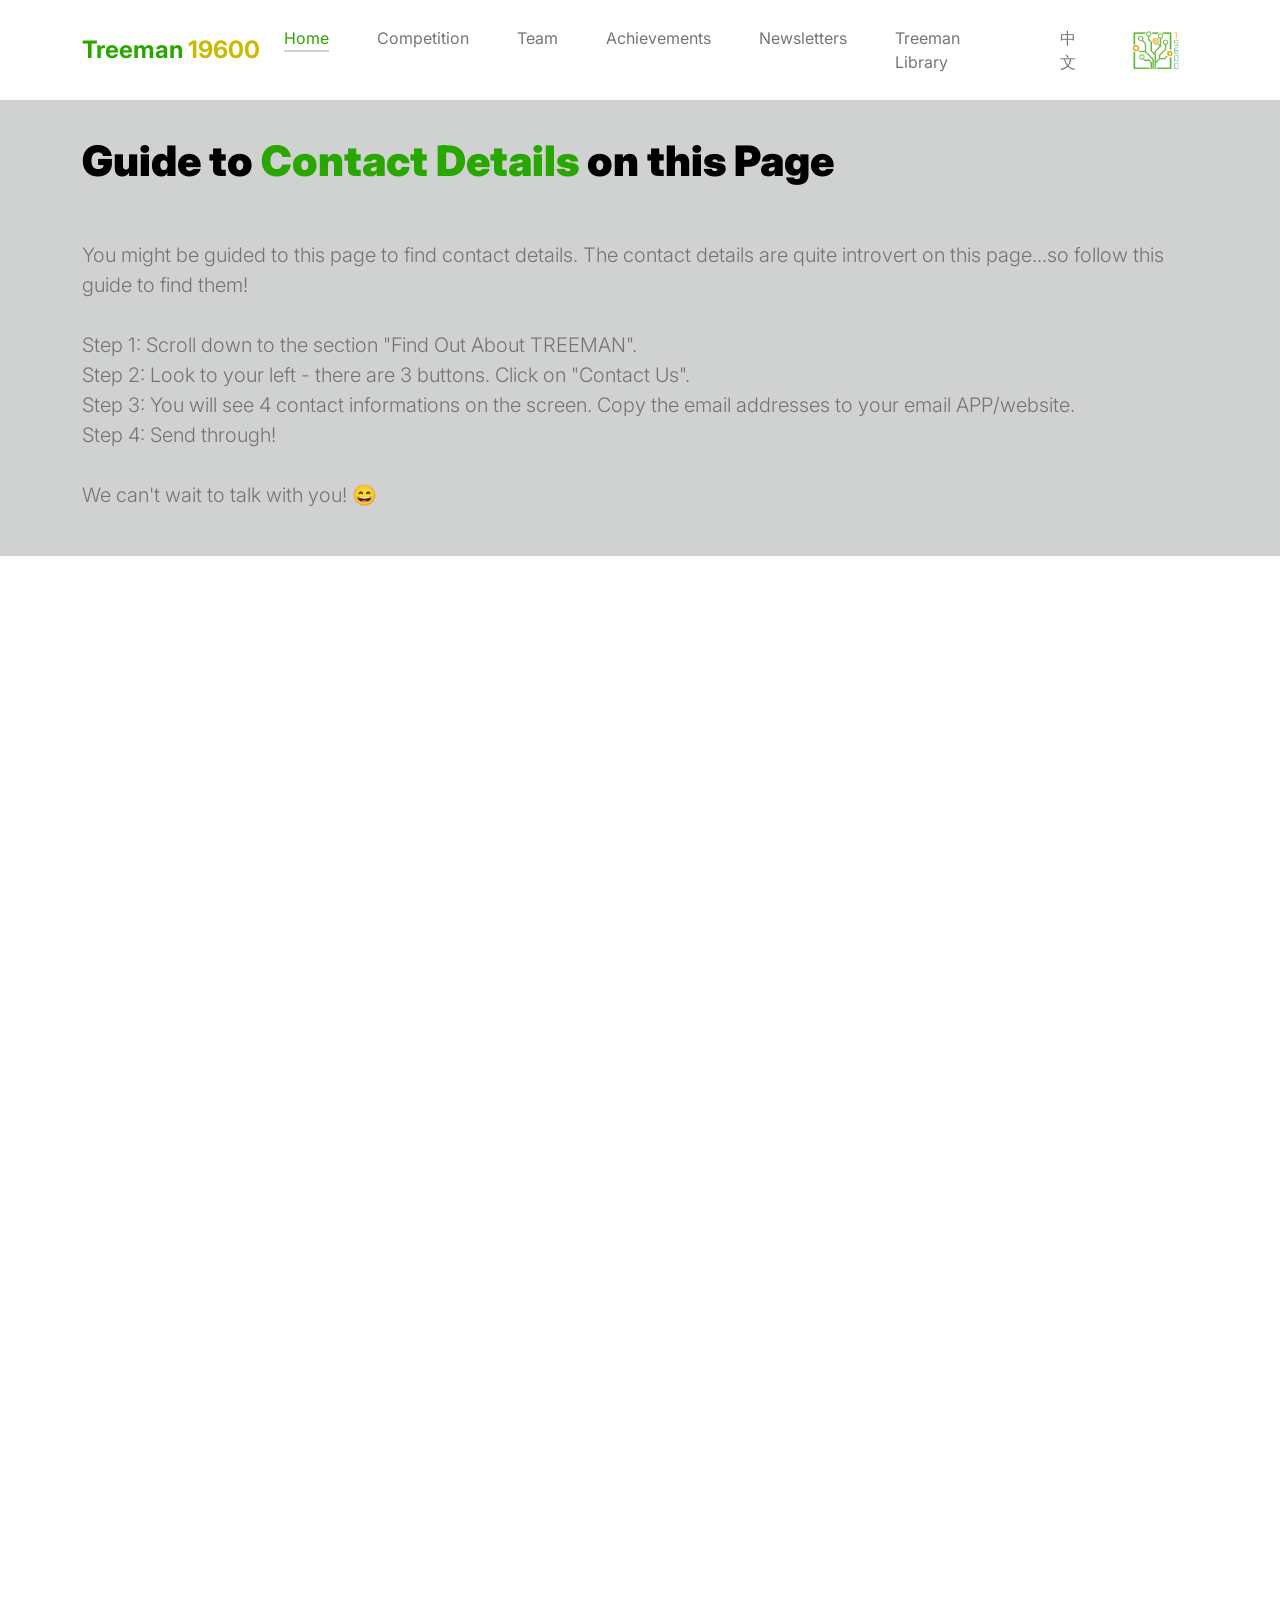
<file: index.html>
<!doctype html>
<html lang="en">
    <head>
        <meta charset="utf-8">
        <meta name="viewport" content="width=device-width, initial-scale=1">

        <meta name="description" content="">
        <meta name="author" content="">

        <title>Treeman 19600 - Homepage</title>

        <!-- CSS FILES -->
        <link rel="preconnect" href="https://fonts.googleapis.com">

        <link rel="preconnect" href="https://fonts.gstatic.com" crossorigin>

        <link href="https://fonts.googleapis.com/css2?family=Inter:wght@100;300;400;700;900&display=swap" rel="stylesheet">

        <link href="css/bootstrap.min.css" rel="stylesheet">
        <link href="css/bootstrap-icons.css" rel="stylesheet">

        <link rel="stylesheet" href="css/slick.css"/>

        <link href="css/tooplate-little-fashion.css" rel="stylesheet">

        <link rel = "icon" href = "images/htmllogo.ico">

        <style>
            /* Custom styles to position the contact guide section */
            .contact-guide-section {
                padding-top: 20px;  /* Reduced top padding */
                padding-bottom: 0;   /* Remove bottom padding */
                margin-bottom: 0;    /* Remove margin below section */
            }
            
            /* Remove top margin from slideshow */
            .slick-slideshow {
                margin-top: 0;
                padding-top: 0;
            }
        </style>
    </head>
    
    <body>

        <!--<section class="preloader">
            <div class="spinner">
                <span class="sk-inner-circle"></span>
            </div>
        </section>-->
    
        <main>

            <nav class="navbar navbar-expand-lg">
                <div class="container">
                    <button class="navbar-toggler" type="button" data-bs-toggle="collapse" data-bs-target="#navbarNav" aria-controls="navbarNav" aria-expanded="false" aria-label="Toggle navigation">
                        <span class="navbar-toggler-icon"></span>
                    </button>

                    <a class="navbar-brand" href="index.html">
                        <strong><span>Treeman</span> 19600</strong>
                    </a>

                    <div class="collapse navbar-collapse" id="navbarNav">
                        <ul class="navbar-nav mx-auto">
                            <li class="nav-item">
                                <a class="nav-link active" href="index.html">Home</a>
                            </li>

                            <li class="nav-item">
                                <a class="nav-link" href="competition.html">Competition</a>
                            </li>

                            <li class="nav-item">
                                <a class="nav-link" href="team.html">Team</a>
                            </li>

                            <li class="nav-item">
                                <a class="nav-link" href="achievements.html">Achievements</a>
                            </li>

                            <li class="nav-item">
                                <a class="nav-link" href="newsletter.html">Newsletters</a>
                            </li>

                            <li class="nav-item"></li>
                                <a class="nav-link" href="gallery.html">Treeman Library</a>
                            </li>

                            <li class="nav-item">
                                <a class="nav-link" href="indexCN.html">中文</a>
                            </li>
                        </ul><br><br>
                    </div>
                    <a href="#"><img src="images/TreemanLogo.png" height="50" alt="Treeman Logo"></a>
                </div>
            </nav>
            
            <section class="team section-padding contact-guide-section">  <!-- Added custom class -->
                <div class="container">
                    <div class="row">
                        <div class="col-12">
                            <p><br></p><h2 class="mb-5"><br>Guide to <span>Contact Details</span> on this Page</h2>
                            <p>You might be guided to this page to find contact details. The contact details are quite introvert on this page...so follow this guide to find them!<br><br>
                                Step 1: Scroll down to the section "Find Out About TREEMAN".<br>
                                Step 2: Look to your left - there are 3 buttons. Click on "Contact Us".<br>
                                Step 3: You will see 4 contact informations on the screen. Copy the email addresses to your email APP/website.<br>
                                Step 4: Send through!<br><br>
                                We can't wait to talk with you! 😄<br><br>
                            </p>
                        </div>
                    </div>
                </div>
            </section>

            <section class="slick-slideshow">   
                <div class="slick-custom">
                    <img src="images/videoposter.png" class="img-fluid" alt="">

                    <div class="slick-bottom">
                        <div class="container">
                            <div class="row">
                                <div class="col-lg-7 col-10">
                                    <h1 class="slick-title">Creative Inventions</h1>

                                    <p class="lead text-white mt-lg-3 mb-lg-5">Cooperate engineering and computing into the best essence.</p>

                                    <a href="achievements.html" class="btn custom-btn">Check out our past achievements</a>
                                </div>
                            </div>
                        </div>
                    </div>
                </div>

                <div class="slick-custom">
                    <img src="images/working.png" class="img-fluid" alt="">

                    <div class="slick-bottom">
                        <div class="container">
                            <div class="row">
                                <div class="col-lg-7 col-10">
                                    <h1 class="slick-title">Challenge Extent</h1>

                                    <p class="lead text-white mt-lg-3 mb-lg-5">Touchdown to the extremity of human technology.</p>

                                    <a href="competition.html" class="btn custom-btn">See FTC</a>
                                </div>
                            </div>
                        </div>
                    </div>
                </div>

                <div class="slick-custom">
                    <img src="images/teamimage.jpg" class="img-fluid" alt="">

                    <div class="slick-bottom">
                        <div class="container">
                            <div class="row">
                                <div class="col-lg-7 col-10">
                                    <h1 class="slick-title">Strong Team</h1>

                                    <p class="lead text-white mt-lg-3 mb-lg-5">Members from various fields cooperate.</p>

                                    <a href="team.html" class="btn custom-btn">Explore Our Team</a>
                                </div>
                            </div>
                        </div>
                    </div>
                </div>

            </section>

            <section class="about section-padding">
                <div class="container">
                    <div class="row">

                        <div class="col-12 text-center">
                            <h2 class="mb-5">Find Out About <span>TREEMAN</span></h2>
                        </div>

                        <div class="col-lg-2 col-12 mt-auto mb-auto">
                            <ul class="nav nav-pills mb-5 mx-auto justify-content-center align-items-center" id="pills-tab" role="tablist">
                                <li class="nav-item" role="presentation">
                                    <button class="nav-link active" id="pills-home-tab" data-bs-toggle="pill" data-bs-target="#pills-home" type="button" role="tab" aria-controls="pills-home" aria-selected="true">Our Team</button>
                                </li>

                                <li class="nav-item" role="presentation">
                                    <button class="nav-link" id="pills-youtube-tab" data-bs-toggle="pill" data-bs-target="#pills-youtube" type="button" role="tab" aria-controls="pills-youtube" aria-selected="true">What is FTC?</button>
                                </li>

                                <li class="nav-item" role="presentation">
                                    <button class="nav-link" id="pills-skill-tab" data-bs-toggle="pill" data-bs-target="#pills-skill" type="button" role="tab" aria-controls="pills-skill" aria-selected="false">Contact Us</button>
                                </li>
                            </ul>
                        </div>

                        <div class="col-lg-10 col-12">
                            <div class="tab-content mt-2" id="pills-tabContent">
                                <div class="tab-pane fade show active" id="pills-home" role="tabpanel" aria-labelledby="pills-home-tab">

                                    <div class="row">
                                        <div class="col-lg-7 col-12">
                                            <div class="ratio ratio-16x9">
                                            <CENTER>
                                                <iframe width="100%" height="135%" src="https://player.bilibili.com/player.html?aid=663556073&bvid=BV1ua4y1U7YK&cid=1336992628&p=1&autoplay=0" title="YouTube video player" frameborder="0" allow="accelerometer; clipboard-write; encrypted-media; 
                                                gyroscope; picture-in-picture; web-share" allowfullscreen> </iframe></CENTER>
                                            </div>
                                        </div>

                                        <div class="col-lg-5 col-12">
                                            <div class="d-flex flex-column h-100 ms-lg-4 mt-lg-0 mt-5">
                                                <h4 class="mb-3"><span>TREEMAN</span> Team 19600<br>Introduction from Us</h4>

                                                <p>We are the 19600 TREEMAN team representing YKPAO High School, Shanghai. As one of the most successful teams in Shanghai, 
                                                    we explore the field of knowledge in the FTC challenge. We are excited to encounter and challenge the 
                                                    obstacles that come up in this season! </p>
                                                <a>Our introductory video is attached on the left and played through the Bilibili platform. If you would like to watch it through the Youtube platform, simply go to the bottom and you can find it on the right!<br><br></a>

                                                <div class="mt-2 mt-lg-auto">
                                                    <a href="team.html" class="custom-link mb-2">
                                                        Learn more about us
                                                        <i class="bi-arrow-right ms-2"></i>
                                                    </a>
                                                    <br>
                                                    <br>
                                                    <br>
                                                    <br>
                                                </div>
                                            </div>
                                        </div>
                                    </div>
                                </div>

                                <div class="tab-pane fade" id="pills-youtube" role="tabpanel" aria-labelledby="pills-youtube-tab">

                                    <div class="row">
                                        <div class="col-lg-7 col-12">
                                            <div class="ratio ratio-16x9">
                                                <CENTER>
                                                    <iframe width="100%" height="135%" src="https://player.bilibili.com/player.html?aid=113097125790443&bvid=BV1SwpbeyEpb&cid=25779372050&p=1&autoplay=0" title="YouTube video player" frameborder="0" allow="accelerometer; clipboard-write; encrypted-media; 
                                                    gyroscope; picture-in-picture; web-share" allowfullscreen> </iframe></CENTER>
                                            </div>
                                        </div>

                                        <div class="col-lg-5 col-12">
                                            <div class="d-flex flex-column h-100 ms-lg-4 mt-lg-0 mt-5">
                                                <h4 class="mb-3">FIRST Tech Challenge</h4>

                                                <p>The FIRST Tech Challenge (FTC) is a robotics competition program designed for middle and high school students. 
                                                    It challenges and promote hands-on STEM learning, problem-solving, and teamwork. 
                                                    FTC aims to inspire a passion for science and technology among the young minds, while emphasizing values like gracious professionalism and collaboration.</p>

                                                    <a>This video is attached on the left and played through the Bilibili platform. If you would like to watch it through the Youtube platform, simply go to the bottom and you can find it on the right!<br><br></a>

                                                <div class="mt-2 mt-lg-auto">
                                                    <a href="competition.html" class="custom-link mb-2">
                                                        Explore the Competition
                                                        <i class="bi-arrow-right ms-2"></i>
                                                    </a>
                                                    <br>
                                                    <br>
                                                    <br>
                                                    <br>
                                                </div>
                                            </div>
                                        </div>
                                    </div>
                                </div>

                                <div class="tab-pane fade" id="pills-skill" role="tabpanel" aria-labelledby="pills-skill-tab">
                                    <div class="row">

                                        <div class="col-lg-12 col-12">
                                            <div class="d-flex flex-column h-100 ms-lg-4 mt-lg-0 mt-5">
                                                <h4 class="mb-3">Find Us</h4>

                                                <p>If you want to contact our team, please refer to these email addresses below:</p>

                                                <div class="skill-thumb mt-3">

                                                    <strong>Team Captain (Gloria Guo)</strong>
                                                        <span class="float-end">s19331@ykpaoschool.cn</span>
                                                            <div class="progress">
                                                                <div class="progress-bar progress-bar-primary" role="progressbar" aria-valuenow="90" aria-valuemin="0" aria-valuemax="100" style="width: 90%;"></div>
                                                            </div>

                                                    <strong>Project Manager (Wilson Shu)</strong>
                                                        <span class="float-end">wilsonmeow95@outlook.com</span>
                                                            <div class="progress">
                                                                <div class="progress-bar progress-bar-primary" role="progressbar" aria-valuenow="90" aria-valuemin="0" aria-valuemax="100" style="width: 90%;"></div>
                                                            </div>

                                                    <strong>Head of Programming (Sky Liu)</strong>
                                                        <span class="float-end">skyliu@outlook.com</span>
                                                            <div class="progress">
                                                                <div class="progress-bar progress-bar-primary" role="progressbar" aria-valuenow="90" aria-valuemin="0" aria-valuemax="100" style="width: 90%;"></div>
                                                            </div>

                                                    <strong>Head of Engineering and Driving (Dylan Xu)</strong>
                                                            <span class="float-end">dylanlinxu@icloud.com</span>
                                                                <div class="progress">
                                                                    <div class="progress-bar progress-bar-primary" role="progressbar" aria-valuenow="90" aria-valuemin="0" aria-valuemax="100" style="width: 90%;"></div>
                                                                </div>

                                                    
                                                </div>
                                                
                                                <div class="mt-2 mt-lg-auto">
                                                    

                                                    <br>
                                                    <br>
                                                    <br>
                                                    <br>
                                                </div>
                                            </div>
                                        </div>
                                    </div>
                                </div>

                            </div>
                        </div>

                    </div>
                </div>
            </section>

        </main>

        <footer class="site-footer">
            <div class="container">
                <div class="row">

                    <div class="col-lg-3 col-10 me-auto mb-4">
                        <CENTER><h4 class="text-white mb-3"><a href="index.html">Treeman</a> 19600</h4></CENTER>
                        <CENTER><img src="images/TreemanLogo.png" height="100"></CENTER>
                    </div>

                    <div class="col-lg-5 col-8">
                        <h5 class="text-white mb-3">Sitemap</h5>

                        <ul class="footer-menu d-flex flex-wrap">
                            <li class="footer-menu-item2"><a href="team.html" class="footer-menu-link">About our Team</a></li>

                            <li class="footer-menu-item2"><a href="achievements.html" class="footer-menu-link">About our Achievements</a></li>

                            <li class="footer-menu-item2"><a href="competition.html" class="footer-menu-link">About this Competition</a></li>

                            <li class="footer-menu-item2"><a href="gallery.html" class="footer-menu-link">Our Library</a></li>

                            <li class="footer-menu-item2"><a href="newsletter.html" class="footer-menu-link">Our Newsletters</a></li>

                            <li class="footer-menu-item2"><a href="index.html" class="footer-menu-link">Home</a></li>

                        </ul>
                    </div>

                    <div class="col-lg-3 col-4">
                        <h5 class="text-white mb-3">See Videos (in Youtube)</h5>
                        <ul class="social-icon">
                            <li class="footer-menu-item"><a class="footer-menu-link">Our Team's Introduction:</a>
                            <a href="https://youtu.be/zdzo_euz--s?si=G-Let6dZY_4gcpvt" class="social-icon-link bi-youtube"></a></li>
                            <br><li class="footer-menu-item"><a class="footer-menu-link">FIRST Tech Challenge Introduction:</a>
                            <a href="https://youtu.be/-exSmCcoY1E?si=EEnc6jbMRxUayWcB" class="social-icon-link bi-youtube"></a></li>
                            <br><li class="footer-menu-item"><a class="footer-menu-link">2024-25 Season Topic Introduction:</a>
                            <a href="https://youtu.be/ewlDPvRK4U4?si=wa7lsWLaxX4VgIJk" class="social-icon-link bi-youtube"></a></li>

                            
                        </ul>
                    </div>

                </div>
            </div>
        </footer>

        <!-- JAVASCRIPT FILES -->
        <script src="js/jquery.min.js"></script>
        <script src="js/bootstrap.bundle.min.js"></script>
        <script src="js/Headroom.js"></script>
        <script src="js/jQuery.headroom.js"></script>
        <script src="js/slick.min.js"></script>
        <script src="js/custom.js"></script>

    </body>
</html>
</file>
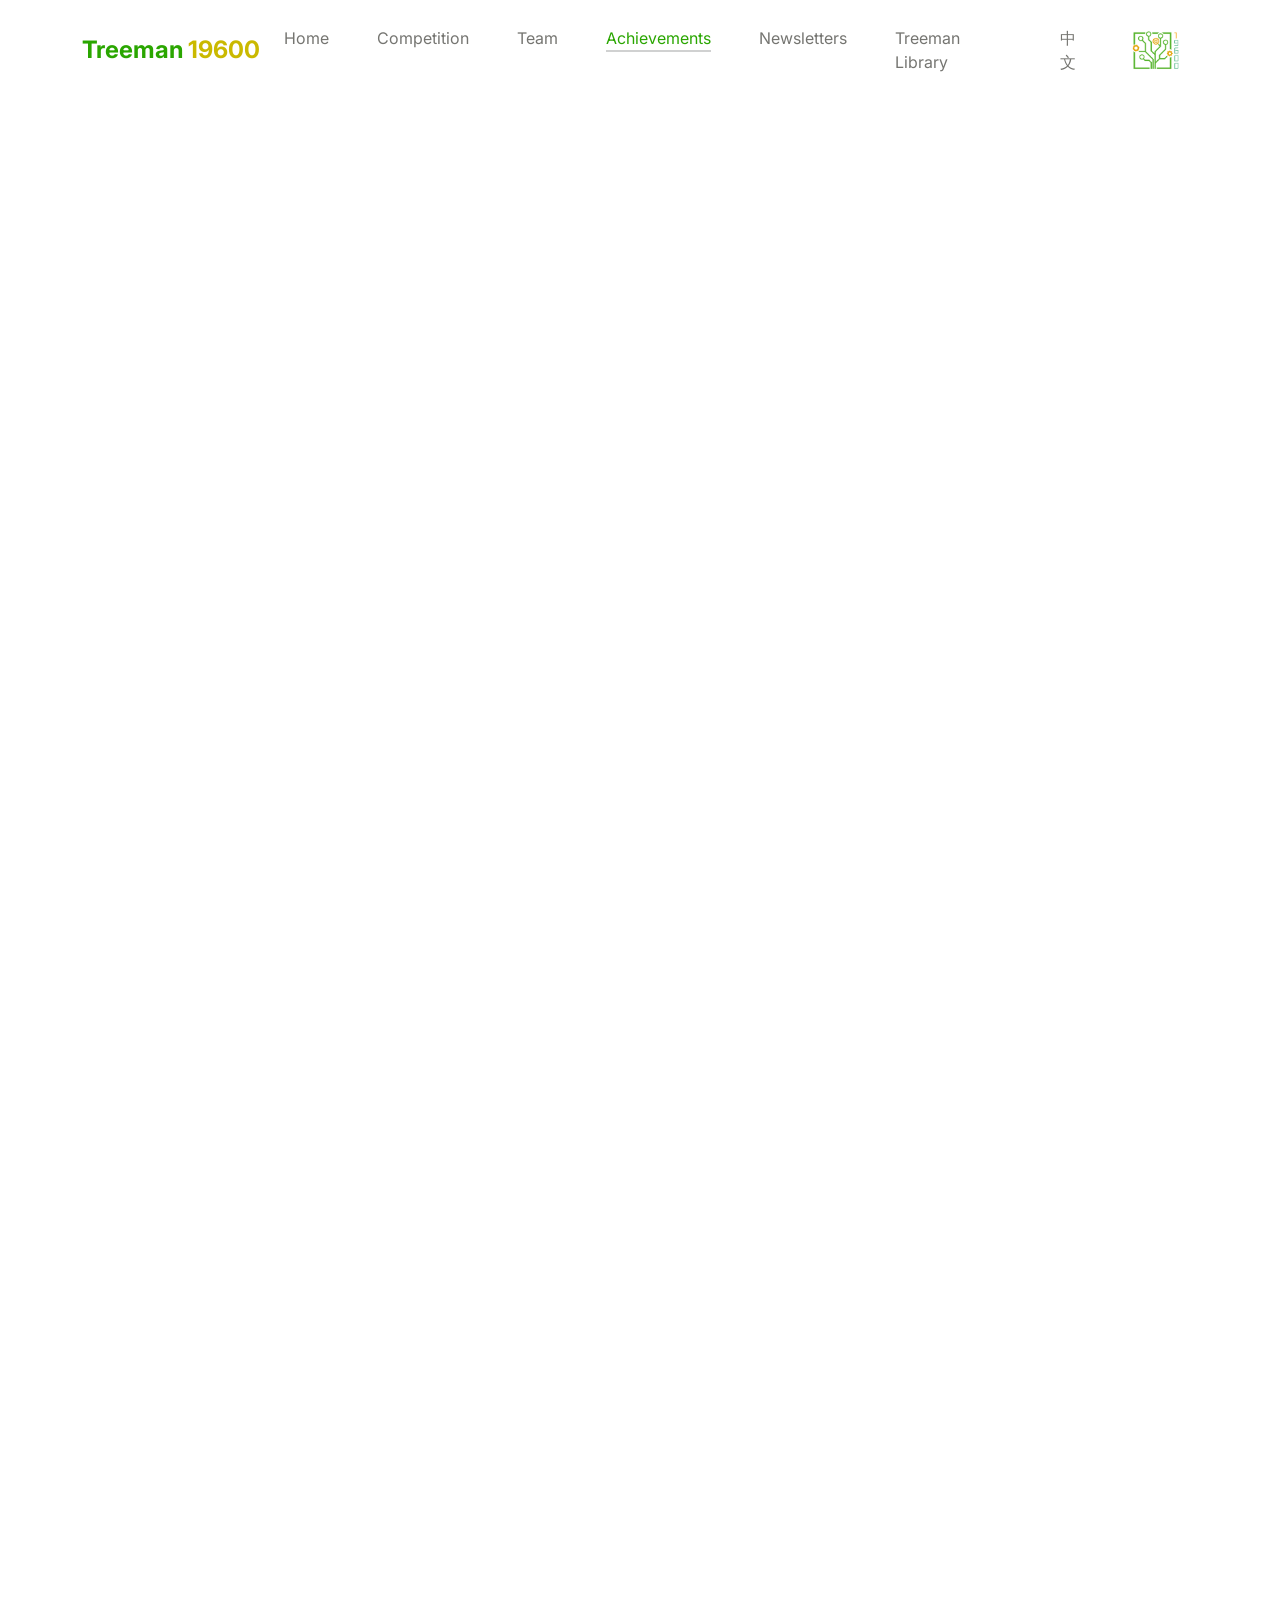
<file: achievements.html>
<!doctype html>
<html lang="en">
    <head>
        <meta charset="utf-8">
        <meta name="viewport" content="width=device-width, initial-scale=1">

        <meta name="description" content="">
        <meta name="author" content="">

        <title>Treeman 19600 - Achievements</title>

        <!-- CSS FILES -->
        <link rel="preconnect" href="https://fonts.googleapis.com">

        <link rel="preconnect" href="https://fonts.gstatic.com" crossorigin>

        <link href="https://fonts.googleapis.com/css2?family=Inter:wght@100;300;400;700;900&display=swap" rel="stylesheet">

        <link href="css/bootstrap.min.css" rel="stylesheet">
        <link href="css/bootstrap-icons.css" rel="stylesheet">

        <link rel="stylesheet" href="css/slick.css"/>

        <link href="css/tooplate-little-fashion.css" rel="stylesheet">

        <link rel = "icon" href = "images/htmllogo.ico">
    </head>
    
    <body>

        <!--<section class="preloader">
            <div class="spinner">
                <span class="sk-inner-circle"></span>
            </div>
        </section>-->
    
        <main>

            <nav class="navbar navbar-expand-lg">
                <div class="container">
                    <button class="navbar-toggler" type="button" data-bs-toggle="collapse" data-bs-target="#navbarNav" aria-controls="navbarNav" aria-expanded="false" aria-label="Toggle navigation">
                        <span class="navbar-toggler-icon"></span>
                    </button>

                    <a class="navbar-brand" href="index.html">
                        <strong><span>Treeman</span> 19600</strong>
                    </a>

                    <div class="collapse navbar-collapse" id="navbarNav">
                        <ul class="navbar-nav mx-auto">
                            <li class="nav-item">
                                <a class="nav-link" href="index.html">Home</a>
                            </li>

                            <li class="nav-item">
                                <a class="nav-link" href="competition.html">Competition</a>
                            </li>

                            <li class="nav-item">
                                <a class="nav-link" href="team.html">Team</a>
                            </li>

                            <li class="nav-item">
                                <a class="nav-link active" href="achievements.html">Achievements</a>
                            </li>

                            <li class="nav-item">
                                <a class="nav-link" href="newsletter.html">Newsletters</a>
                            </li>

                            <li class="nav-item"></li>
                            <a class="nav-link" href="gallery.html">Treeman Library</a>
                        </li>

                            <li class="nav-item">
                                <a class="nav-link" href="achievementsCN.html">中文</a>
                            </li>
                        </ul>
                    </div>
                    <a href="#"><img src="images/TreemanLogo.png" height="50" alt="Treeman Logo"></a>
                </div>
            </nav>
            <!--*************************************-->
            <!--<header class="site-header section-padding-img site-header-image">
                <div class="container">
                    <div class="row">

                        <div class="col-lg-6 col-12 header-info">
                            <h1>
                                <span class="d-block text-primary">TREEMAN</span>
                                <span class="d-block text-yellow">19600</span>
                            </h1>
                        </div>-->

                        <section class="slick-slideshow">   
            
                            <div class="slick-custom">
                                <img src="images/achievements.png" class="img-fluid" alt="">
            
                                <div class="slick-bottom">
                                    <div class="container">
                                        <div class="row">
                                            <div class="col-lg-7 col-10">
                                                <h1 class="slick-title">Achievements</h1>
            
                                                <p class="lead text-white mt-lg-3 mb-lg-5">of Treeman 19600 Since Founded</p>
                                            </div>
                                        </div>
                                    </div>
                                </div>
                            </div>
            
                        </section>

                        <!--<div class="col-lg-6 col-12 header-info">
                            <img src="images/teamimage.jpg" class="header-image" alt="">
                        </div>-->
                    <!--</div>
                </div>

            </header>-->

            <section class="faq section-padding">
                <div class="container">
                    <div class="row">
                        
                        <div class="col-lg-8 col-12">
                            <h2>Awards of Team <span>Treeman 19600</span></h2>

                            <div class="accordion" id="accordionGeneral">
                                <div class="accordion-item">
                                    <h2 class="accordion-header" id="headingTwelve">
                                        <button class="accordion-button collapsed" type="button" data-bs-toggle="collapse" data-bs-target="#accordionGeneralTwelve" aria-expanded="true" aria-controls="accordionGeneralTwelve">
                                        Season of 2024 to 2025
                                        </button>
                                    </h2>

                                    <div id="accordionGeneralTwelve" class="accordion-collapse collapse" aria-labelledby="headingTwelve" data-bs-parent="#accordionGeneral">

                                        <div class="accordion-body">
                                            <p class="large-paragraph">
                                                <ul>
                                                    <li>Best OPR: 181</li><br>
                                                    <li>INTERNATIONAL Run for the Robots PREMIER - Event & Divisional Winning Alliance</li><br>
                                                    <li>INTERNATIONAL Run for the Robots Premier - Control Award</li><br>
                                                    <li>NATIONAL China Championship -  Think Award</li><br>
                                                    <li>REGIONAL Hangzhou Qualifier - Inspire Award 3rd Place</li><br>
                                                    <li>REGIONAL Hangzhou Qualifier - Finalist Alliance Partner</li>
                                                </ul>
                                            </p>
                                        </div>
                                    </div>
                                </div>
                                
                                <div class="accordion-item">
                                    <h2 class="accordion-header" id="headingEleven">
                                        <button class="accordion-button collapsed" type="button" data-bs-toggle="collapse" data-bs-target="#accordionGeneralEleven" aria-expanded="true" aria-controls="accordionGeneralEleven">
                                        Season of 2023 to 2024
                                        </button>
                                    </h2>

                                    <div id="accordionGeneralEleven" class="accordion-collapse collapse" aria-labelledby="headingEleven" data-bs-parent="#accordionGeneral">

                                        <div class="accordion-body">
                                            <p class="large-paragraph">
                                                <ul>
                                                    <li>2023 FIRST Tech Challenge China Regional Chongqing Qualifier Inspire Award</li><br>
                                                    <li>Gloria Guo (Captain of 2023/24 Season of Treeman Team) - 2023 FIRST Tech Challenge Dean's Award</li><br>
                                                    <li>2023 FIRST Tech Challenge China National Championship (by "Qiao Feng") Connect Award 2nd Place</li><br>
                                                   
                                                    <li>2024 The CaoLu Cup Teenage Design and Build Robot Invitational Tournament Inspire Award</li>
                                                </ul>
                                            </p>
                                        </div>
                                    </div>
                                </div>

                                <div class="accordion-item">
                                    <h2 class="accordion-header" id="headingOne">
                                        <button class="accordion-button collapsed" type="button" data-bs-toggle="collapse" data-bs-target="#accordionGeneralOne" aria-expanded="true" aria-controls="accordionGeneralOne">
                                        Season of 2022 to 2023
                                        </button>
                                    </h2>

                                    <div id="accordionGeneralOne" class="accordion-collapse collapse" aria-labelledby="headingOne" data-bs-parent="#accordionGeneral">

                                        <div class="accordion-body">
                                            <p class="large-paragraph">
                                                <ul>
                                                    <li>2022 FIRST Tech Challenge 2nd Place on Points at Chinese Online Trials</li><br>
                                                    <li>2022 FIRST Tech Challenge Inspire Award at Chinese Online Trials</li><br>
                                                    <li>2022 FIRST Tech Challenge Control Award at Chinese Online Trials</li><br>
                                                    <li>2022 FIRST Tech Challenge Top 6 on Points at Chinese Region Competition</li><br>
                                                    <li>2022 FIRST Tech Challenge 2nd Place Alliance at Chinese Region Competition</li><br>
                                                    <li>Ernest Guo (Captain of 2022/23 Season of Treeman Team) - 2022 FIRST Tech Challenge Dean's Award</li>
                                                </ul>
                                            </p>
                                        </div>
                                    </div>
                                </div>

                                <div class="accordion-item">
                                    <h2 class="accordion-header" id="headingTwo">
                                        <button class="accordion-button collapsed" type="button" data-bs-toggle="collapse" data-bs-target="#accordionGeneralTwo" aria-expanded="false" aria-controls="accordionGeneralTwo">
                                        Season of 2021 to 2022
                                        </button>
                                    </h2>

                                    <div id="accordionGeneralTwo" class="accordion-collapse collapse" aria-labelledby="headingTwo" data-bs-parent="#accordionGeneral">

                                        <div class="accordion-body">
                                            <p class="large-paragraph">
                                                <ul>
                                                    <li>2021 FIRST Tech Challenge Think Award at China Southern Region Division</li><br>
                                                    <li>2021 FIRST Tech Challenge Control Award at China Region Division Final</li>
                                                </ul>
                                            </p>
                                        </div>
                                    </div>
                                </div>

                                <div class="accordion-item">
                                    <h2 class="accordion-header" id="headingThree">
                                        <button class="accordion-button collapsed" type="button" data-bs-toggle="collapse" data-bs-target="#accordionGeneralThree" aria-expanded="false" aria-controls="accordionGeneralThree">
                                        Season of 2020 to 2021
                                        </button>
                                    </h2>

                                    <div id="accordionGeneralThree" class="accordion-collapse collapse" aria-labelledby="headingThree" data-bs-parent="#accordionGeneral">

                                        <div class="accordion-body">
                                            <p class="large-paragraph">
                                                <ul>
                                                    <li>2020 FIRST Tech Challenge Motivate Award (Online)</li><br>
                                                    <li>2020 FIRST Tech Challenge Inspire Award at Shanghai</li><br>
                                                    <li>2020 FIRST Tech Challenge 2nd Place at Shanghai</li>
                                                </ul>
                                            </p>
                                        </div>
                                    </div>
                                </div>

                                <div class="accordion-item">
                                    <h2 class="accordion-header" id="headingFour">
                                        <button class="accordion-button collapsed" type="button" data-bs-toggle="collapse" data-bs-target="#accordionGeneralFour" aria-expanded="false" aria-controls="accordionGeneralFour">
                                        Season of 2019 to 2020
                                        </button>
                                    </h2>

                                    <div id="accordionGeneralFour" class="accordion-collapse collapse" aria-labelledby="headingFour" data-bs-parent="#accordionGeneral">

                                        <div class="accordion-body">
                                            <p class="large-paragraph">
                                                <ul>
                                                    <li>2019 FIRST Tech Challenge Connect Award at Shandong</li><br>
                                                    <li>2019 FIRST Tech Challenge Motivate Award at Chongqing</li><br>
                                                    <li>2019 FIRST Tech Challenge Control Award at Shanghai</li>
                                                </ul>
                                            </p>
                                        </div>
                                    </div>
                                </div>

                                <div class="accordion-item">
                                    <h2 class="accordion-header" id="headingFive">
                                        <button class="accordion-button collapsed" type="button" data-bs-toggle="collapse" data-bs-target="#accordionGeneralFive" aria-expanded="false" aria-controls="accordionGeneralFive">
                                        Season of 2018 to 2019
                                        </button>
                                    </h2>

                                    <div id="accordionGeneralFive" class="accordion-collapse collapse" aria-labelledby="headingFive" data-bs-parent="#accordionGeneral">

                                        <div class="accordion-body">
                                            <p class="large-paragraph">
                                                <ul>
                                                    <li>2018 FIRST Tech Challenge First Prize in American Schools Division at Shanghai</li><br>
                                                    <li>2018 FIRST Tech Challenge Inspire Award at Shanghai</li><br>
                                                    <li>2018 FIRST Tech Challenge 2nd Place at Shanghai</li>
                                                </ul>
                                            </p>
                                        </div>
                                    </div>
                                </div>

                            </div>

                            
                            <p><br></p>
                        </div>

                    </div>
                </div>
            </section>

        </main>

        <footer class="site-footer">
            <div class="container">
                <div class="row">

                    <div class="col-lg-3 col-10 me-auto mb-4">
                        <CENTER><h4 class="text-white mb-3"><a href="index.html">Treeman</a> 19600</h4></CENTER>
                        <CENTER><img src="images/TreemanLogo.png" height="100"></CENTER>
                    </div>

                    <div class="col-lg-5 col-8">
                        <h5 class="text-white mb-3">Sitemap</h5>

                        <ul class="footer-menu d-flex flex-wrap">
                            <li class="footer-menu-item2"><a href="team.html" class="footer-menu-link">About our Team</a></li>

                            <li class="footer-menu-item2"><a href="achievements.html" class="footer-menu-link">About our Achievements</a></li>

                            <li class="footer-menu-item2"><a href="competition.html" class="footer-menu-link">About this Competition</a></li>

                            <li class="footer-menu-item2"><a href="gallery.html" class="footer-menu-link">Our Library</a></li>

                            <li class="footer-menu-item2"><a href="newsletter.html" class="footer-menu-link">Our Newsletters</a></li>

                            <li class="footer-menu-item2"><a href="index.html" class="footer-menu-link">Home</a></li>

                        </ul>
                    </div>

                    <div class="col-lg-3 col-4">
                        <h5 class="text-white mb-3">See Videos (in Youtube)</h5>
                        <ul class="social-icon">
                            <li class="footer-menu-item"><a class="footer-menu-link">Our Team's Introduction:</a>
                            <a href="https://youtu.be/zdzo_euz--s?si=G-Let6dZY_4gcpvt" class="social-icon-link bi-youtube"></a></li>
                            <br><li class="footer-menu-item"><a class="footer-menu-link">FIRST Tech Challenge Introduction:</a>
                            <a href="https://youtu.be/-exSmCcoY1E?si=EEnc6jbMRxUayWcB" class="social-icon-link bi-youtube"></a></li>
                            <br><li class="footer-menu-item"><a class="footer-menu-link">2024-25 Season Topic Introduction:</a>
                            <a href="https://youtu.be/ewlDPvRK4U4?si=wa7lsWLaxX4VgIJk" class="social-icon-link bi-youtube"></a></li>

                            
                        </ul>
                    </div>

                </div>
            </div>
        </footer>

        <!-- JAVASCRIPT FILES -->
        <script src="js/jquery.min.js"></script>
        <script src="js/bootstrap.bundle.min.js"></script>
        <script src="js/Headroom.js"></script>
        <script src="js/jQuery.headroom.js"></script>
        <script src="js/slick.min.js"></script>
        <script src="js/custom.js"></script>

    </body>
</html>
</file>
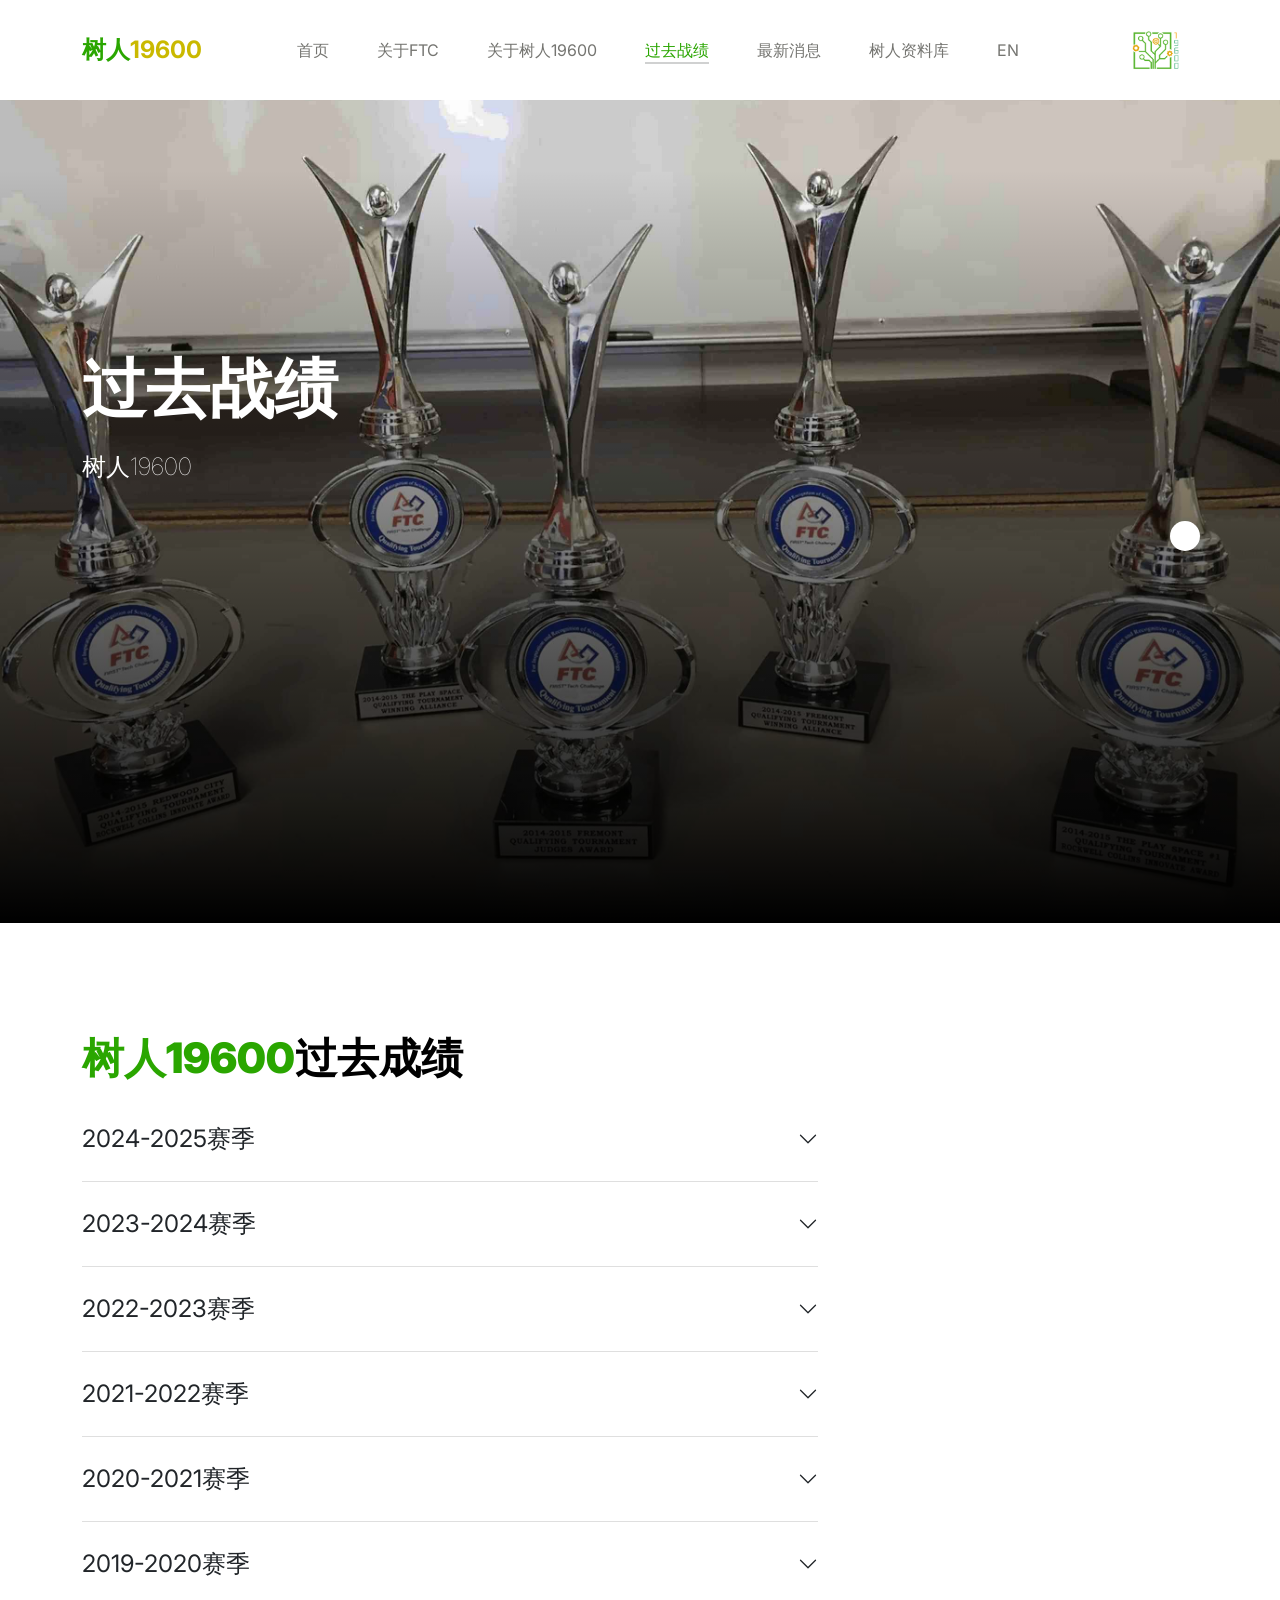
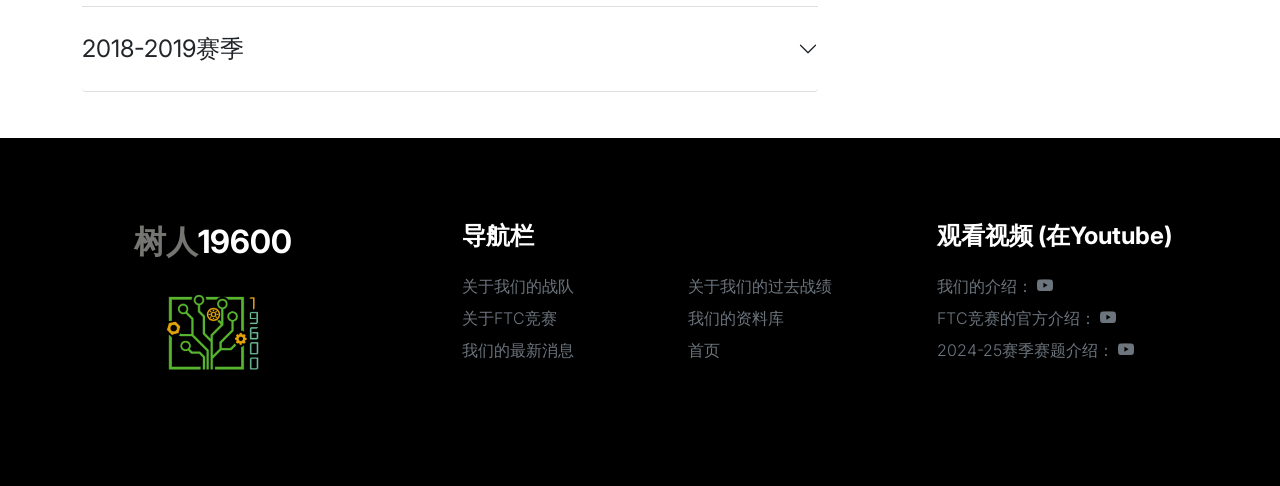
<file: achievementsCN.html>
<!doctype html>
<html lang="cn">
    <head>
        <meta charset="utf-8">
        <meta name="viewport" content="width=device-width, initial-scale=1">

        <meta name="description" content="">
        <meta name="author" content="">

        <title>树人19600队 - 过去战绩</title>

        <!-- CSS FILES -->
        <link rel="preconnect" href="https://fonts.googleapis.com">

        <link rel="preconnect" href="https://fonts.gstatic.com" crossorigin>

        <link href="https://fonts.googleapis.com/css2?family=Inter:wght@100;300;400;700;900&display=swap" rel="stylesheet">

        <link href="css/bootstrap.min.css" rel="stylesheet">
        <link href="css/bootstrap-icons.css" rel="stylesheet">

        <link rel="stylesheet" href="css/slick.css"/>

        <link href="css/tooplate-little-fashion.css" rel="stylesheet">

        <link rel = "icon" href = "images/htmllogo.ico">
    </head>
    
    <body>

        <!--<section class="preloader">
            <div class="spinner">
                <span class="sk-inner-circle"></span>
            </div>
        </section>-->
    
        <main>

            <nav class="navbar navbar-expand-lg">
                <div class="container">
                    <button class="navbar-toggler" type="button" data-bs-toggle="collapse" data-bs-target="#navbarNav" aria-controls="navbarNav" aria-expanded="false" aria-label="Toggle navigation">
                        <span class="navbar-toggler-icon"></span>
                    </button>

                    <a class="navbar-brand" href="indexCN.html">
                        <strong><span>树人</span>19600</strong>
                    </a>

                    <div class="collapse navbar-collapse" id="navbarNav">
                        <ul class="navbar-nav mx-auto">
                            <li class="nav-item">
                                <a class="nav-link" href="indexCN.html">首页</a>
                            </li>

                            <li class="nav-item">
                                <a class="nav-link" href="competitionCN.html">关于FTC</a>
                            </li>

                            <li class="nav-item">
                                <a class="nav-link" href="teamCN.html">关于树人19600</a>
                            </li>

                            <li class="nav-item">
                                <a class="nav-link active" href="achievementsCN.html">过去战绩</a>
                            </li>

                            <li class="nav-item">
                                <a class="nav-link" href="newsletterCN.html">最新消息</a>
                            </li>

                            <li class="nav-item">
                                <a class="nav-link" href="galleryCN.html">树人资料库</a>
                            </li>

                            <li class="nav-item">
                                <a class="nav-link" href="achievements.html">EN</a>
                            </li>
                        </ul>
                    </div>
                    <a href="#"><img src="images/TreemanLogo.png" height="50" alt="Treeman Logo"></a>
                </div>
            </nav>
            <!--*************************************-->
            <!--<header class="site-header section-padding-img site-header-image">
                <div class="container">
                    <div class="row">

                        <div class="col-lg-6 col-12 header-info">
                            <h1>
                                <span class="d-block text-primary">TREEMAN</span>
                                <span class="d-block text-yellow">19600</span>
                            </h1>
                        </div>-->

                        <section class="slick-slideshow">   
            
                            <div class="slick-custom">
                                <img src="images/achievements.png" class="img-fluid" alt="">
            
                                <div class="slick-bottom">
                                    <div class="container">
                                        <div class="row">
                                            <div class="col-lg-7 col-10">
                                                <h1 class="slick-title">过去战绩</h1>
            
                                                <p class="lead text-white mt-lg-3 mb-lg-5">树人19600</p>
                                            </div>
                                        </div>
                                    </div>
                                </div>
                            </div>
            
                        </section>

                        <!--<div class="col-lg-6 col-12 header-info">
                            <img src="images/teamimage.jpg" class="header-image" alt="">
                        </div>-->
                    <!--</div>
                </div>

            </header>-->

            <section class="faq section-padding">
                <div class="container">
                    <div class="row">
                        
                        <div class="col-lg-8 col-12">
                            <h2><span>树人19600</span>过去成绩</h2>

                            <div class="accordion" id="accordionGeneral">
                                <div class="accordion-item">
                                    <h2 class="accordion-header" id="headingTwelve">
                                        <button class="accordion-button collapsed" type="button" data-bs-toggle="collapse" data-bs-target="#accordionGeneralTwelve" aria-expanded="true" aria-controls="accordionGeneralTwelve">
                                        2024-2025赛季
                                        </button>
                                    </h2>

                                    <div id="accordionGeneralTwelve" class="accordion-collapse collapse" aria-labelledby="headingTwelve" data-bs-parent="#accordionGeneral">

                                        <div class="accordion-body">
                                            <p class="large-paragraph">
                                                <ul>
                                                    <li>最佳单车得分: 181</li><br>
                                                    <li>【国际】Run for the Robots超级联赛 - 总冠军/分区冠军</li><br>
                                                    <li>【国际】Run for the Robots超级联赛 - 控制奖</li><br>
                                                    <li>【国内】中国锦标赛 - 思维奖</li><br>
                                                    <li>【地区】杭州资格赛 - 启发奖第3名</li><br>
                                                    <li>【地区】杭州资格赛 - 亚军</li>
                                                </ul>
                                            </p>
                                        </div>
                                    </div>
                                </div>
                                
                                <div class="accordion-item">
                                    <h2 class="accordion-header" id="headingEleven">
                                        <button class="accordion-button collapsed" type="button" data-bs-toggle="collapse" data-bs-target="#accordionGeneralEleven" aria-expanded="true" aria-controls="accordionGeneralEleven">
                                        2023-2024赛季
                                        </button>
                                    </h2>

                                    <div id="accordionGeneralEleven" class="accordion-collapse collapse" aria-labelledby="headingEleven" data-bs-parent="#accordionGeneral">

                                        <div class="accordion-body">
                                            <p class="large-paragraph">
                                                <ul>
                                                    <li>2023 FIRST 科技挑战赛中国区重庆资格赛 启发奖</li><br>
                                                    <li>郭韵佳(树人队2023/24赛季队长) - 2023 FIRST 科技挑战赛中国区资格赛 迪恩奖</li><br>
                                                    <li>2023 FIRST 科技挑战赛中国“乔丰”国赛 联结奖第二</li><br>
               
                                                    <li>2024 “曹路杯”设计建造机器人邀请赛暨2024FTC季后赛 启发奖</li>
                                                </ul>
                                            </p>
                                        </div>
                                    </div>
                                </div>

                                <div class="accordion-item">
                                    <h2 class="accordion-header" id="headingOne">
                                        <button class="accordion-button collapsed" type="button" data-bs-toggle="collapse" data-bs-target="#accordionGeneralOne" aria-expanded="true" aria-controls="accordionGeneralOne">
                                        2022-2023赛季
                                        </button>
                                    </h2>

                                    <div id="accordionGeneralOne" class="accordion-collapse collapse" aria-labelledby="headingOne" data-bs-parent="#accordionGeneral">

                                        <div class="accordion-body">
                                            <p class="large-paragraph">
                                                <ul>
                                                    <li>2022 FIRST 科技挑战赛中国线上选拔赛3赛区 积分排名第二名</li><br>
                                                    <li>2022 FIRST 科技挑战赛中国线上选拔赛3赛区 启发奖</li><br>
                                                    <li>2022 FIRST 科技挑战赛中国线上选拔赛3赛区 安某科技®控制奖</li><br>
                                                    <li>2022 FIRST 科技挑战赛中国区国赛 积分前六</li><br>
                                                    <li>2022 FIRST 科技挑战赛中国区国赛 亚军联盟</li><br>
                                                    <li>郭瀚文(树人队2022/23赛季队长) - 2022 FIRST 科技挑战赛中国区国赛 迪恩奖</li>
                                                </ul>
                                            </p>
                                        </div>
                                    </div>
                                </div>

                                <div class="accordion-item">
                                    <h2 class="accordion-header" id="headingTwo">
                                        <button class="accordion-button collapsed" type="button" data-bs-toggle="collapse" data-bs-target="#accordionGeneralTwo" aria-expanded="false" aria-controls="accordionGeneralTwo">
                                        2021-2022赛季
                                        </button>
                                    </h2>

                                    <div id="accordionGeneralTwo" class="accordion-collapse collapse" aria-labelledby="headingTwo" data-bs-parent="#accordionGeneral">

                                        <div class="accordion-body">
                                            <p class="large-paragraph">
                                                <ul>
                                                    <li>2021赛季 FIRST 科技挑战赛华南区邀请赛 Think Award</li><br>
                                                    <li>2021赛季 FIRST 科技挑战赛中国地区总决赛 Control Award</li>
                                                </ul>
                                            </p>
                                        </div>
                                    </div>
                                </div>

                                <div class="accordion-item">
                                    <h2 class="accordion-header" id="headingThree">
                                        <button class="accordion-button collapsed" type="button" data-bs-toggle="collapse" data-bs-target="#accordionGeneralThree" aria-expanded="false" aria-controls="accordionGeneralThree">
                                        2020-2021赛季
                                        </button>
                                    </h2>

                                    <div id="accordionGeneralThree" class="accordion-collapse collapse" aria-labelledby="headingThree" data-bs-parent="#accordionGeneral">

                                        <div class="accordion-body">
                                            <p class="large-paragraph">
                                                <ul>
                                                    <li>2020赛季 FIRST 科技挑战赛 奖项线上评 Motivate Award</li><br>
                                                    <li>2020赛季 FIRST 科技挑战赛上海校际赛 Inspire Award</li><br>
                                                    <li>2020赛季 FIRST 科技挑战赛上海校际赛 亚军</li>
                                                </ul>
                                            </p>
                                        </div>
                                    </div>
                                </div>

                       
                                <div class="accordion-item">
                                    <h2 class="accordion-header" id="headingFour">
                                        <button class="accordion-button collapsed" type="button" data-bs-toggle="collapse" data-bs-target="#accordionGeneralFour" aria-expanded="false" aria-controls="accordionGeneralFour">
                                       2019-2020赛季
                                        </button>
                                    </h2>

                                    <div id="accordionGeneralFour" class="accordion-collapse collapse" aria-labelledby="headingFour" data-bs-parent="#accordionGeneral">

                                        <div class="accordion-body">
                                            <p class="large-paragraph">
                                                <ul>
                                                    <li>2019赛季 FIRST 科技挑战赛山东省邀请赛 Connect Award</li><br>
                                                    <li>2019赛季 FIRST 科技挑战赛重庆邀请赛 Motivate Award</li><br>
                                                    <li>2019赛季 FIRST 科技挑战赛上海邀请赛 Control Award</li>
                                                </ul>
                                            </p>
                                        </div>
                                    </div>
                                </div>

                                <div class="accordion-item">
                                    <h2 class="accordion-header" id="headingFive">
                                        <button class="accordion-button collapsed" type="button" data-bs-toggle="collapse" data-bs-target="#accordionGeneralFive" aria-expanded="false" aria-controls="accordionGeneralFive">
                                       2018-2019赛季
                                        </button>
                                    </h2>

                                    <div id="accordionGeneralFive" class="accordion-collapse collapse" aria-labelledby="headingFive" data-bs-parent="#accordionGeneral">

                                        <div class="accordion-body">
                                            <p class="large-paragraph">
                                                <ul>
                                                    <li>2018 FIRST 科技挑战赛上海站 美国学校站 一等奖</li><br>
                                                    <li>2018 FIRST 科技挑战赛上海站 Inspire Award</li><br>
                                                    <li>2018 FIRST 科技挑战赛上海站 亚军</li>
                                                </ul>
                                            </p>
                                        </div>
                                    </div>
                                </div>

                            </div>
                            <p><br></p>
                        </div>

                    </div>
                </div>
            </section>

        </main>

        <footer class="site-footer">
            <div class="container">
                <div class="row">

                    <div class="col-lg-3 col-10 me-auto mb-4">
                        <CENTER><h4 class="text-white mb-3"><a href="index.html">树人</a>19600</h4></CENTER>
                        <CENTER><img src="images/TreemanLogo.png" height="100"></CENTER>
                    </div>

                    <div class="col-lg-5 col-8">
                        <h5 class="text-white mb-3">导航栏</h5>

                        <ul class="footer-menu d-flex flex-wrap">
                            <li class="footer-menu-item2"><a href="teamCN.html" class="footer-menu-link">关于我们的战队</a></li>

                            <li class="footer-menu-item2"><a href="achievementsCN.html" class="footer-menu-link">关于我们的过去战绩</a></li>

                            <li class="footer-menu-item2"><a href="competitionCN.html" class="footer-menu-link">关于FTC竞赛</a></li>

                            <li class="footer-menu-item2"><a href="galleryCN.html" class="footer-menu-link">我们的资料库</a></li>

                            <li class="footer-menu-item2"><a href="newsletterCN.html" class="footer-menu-link">我们的最新消息</a></li>

                            <li class="footer-menu-item2"><a href="indexCN.html" class="footer-menu-link">首页</a></li>
                        </ul>
                    </div>

                    <div class="col-lg-3 col-4">
                        <h5 class="text-white mb-3">观看视频 (在Youtube)</h5>
                        <ul class="social-icon">
                            <li class="footer-menu-item"><a class="footer-menu-link">我们的介绍：</a>
                            <a href="https://youtu.be/zdzo_euz--s?si=G-Let6dZY_4gcpvt" class="social-icon-link bi-youtube"></a></li>
                            <br><li class="footer-menu-item"><a class="footer-menu-link">FTC竞赛的官方介绍：</a>
                            <a href="https://youtu.be/-exSmCcoY1E?si=EEnc6jbMRxUayWcB" class="social-icon-link bi-youtube"></a></li>
                            <br><li class="footer-menu-item"><a class="footer-menu-link">2024-25赛季赛题介绍：</a>
                            <a href="https://youtu.be/ewlDPvRK4U4?si=wa7lsWLaxX4VgIJk" class="social-icon-link bi-youtube"></a></li>
                        </ul>
                    </div>

                </div>
            </div>
        </footer>

        <!-- JAVASCRIPT FILES -->
        <script src="js/jquery.min.js"></script>
        <script src="js/bootstrap.bundle.min.js"></script>
        <script src="js/Headroom.js"></script>
        <script src="js/jQuery.headroom.js"></script>
        <script src="js/slick.min.js"></script>
        <script src="js/custom.js"></script>

    </body>
</html>
</file>
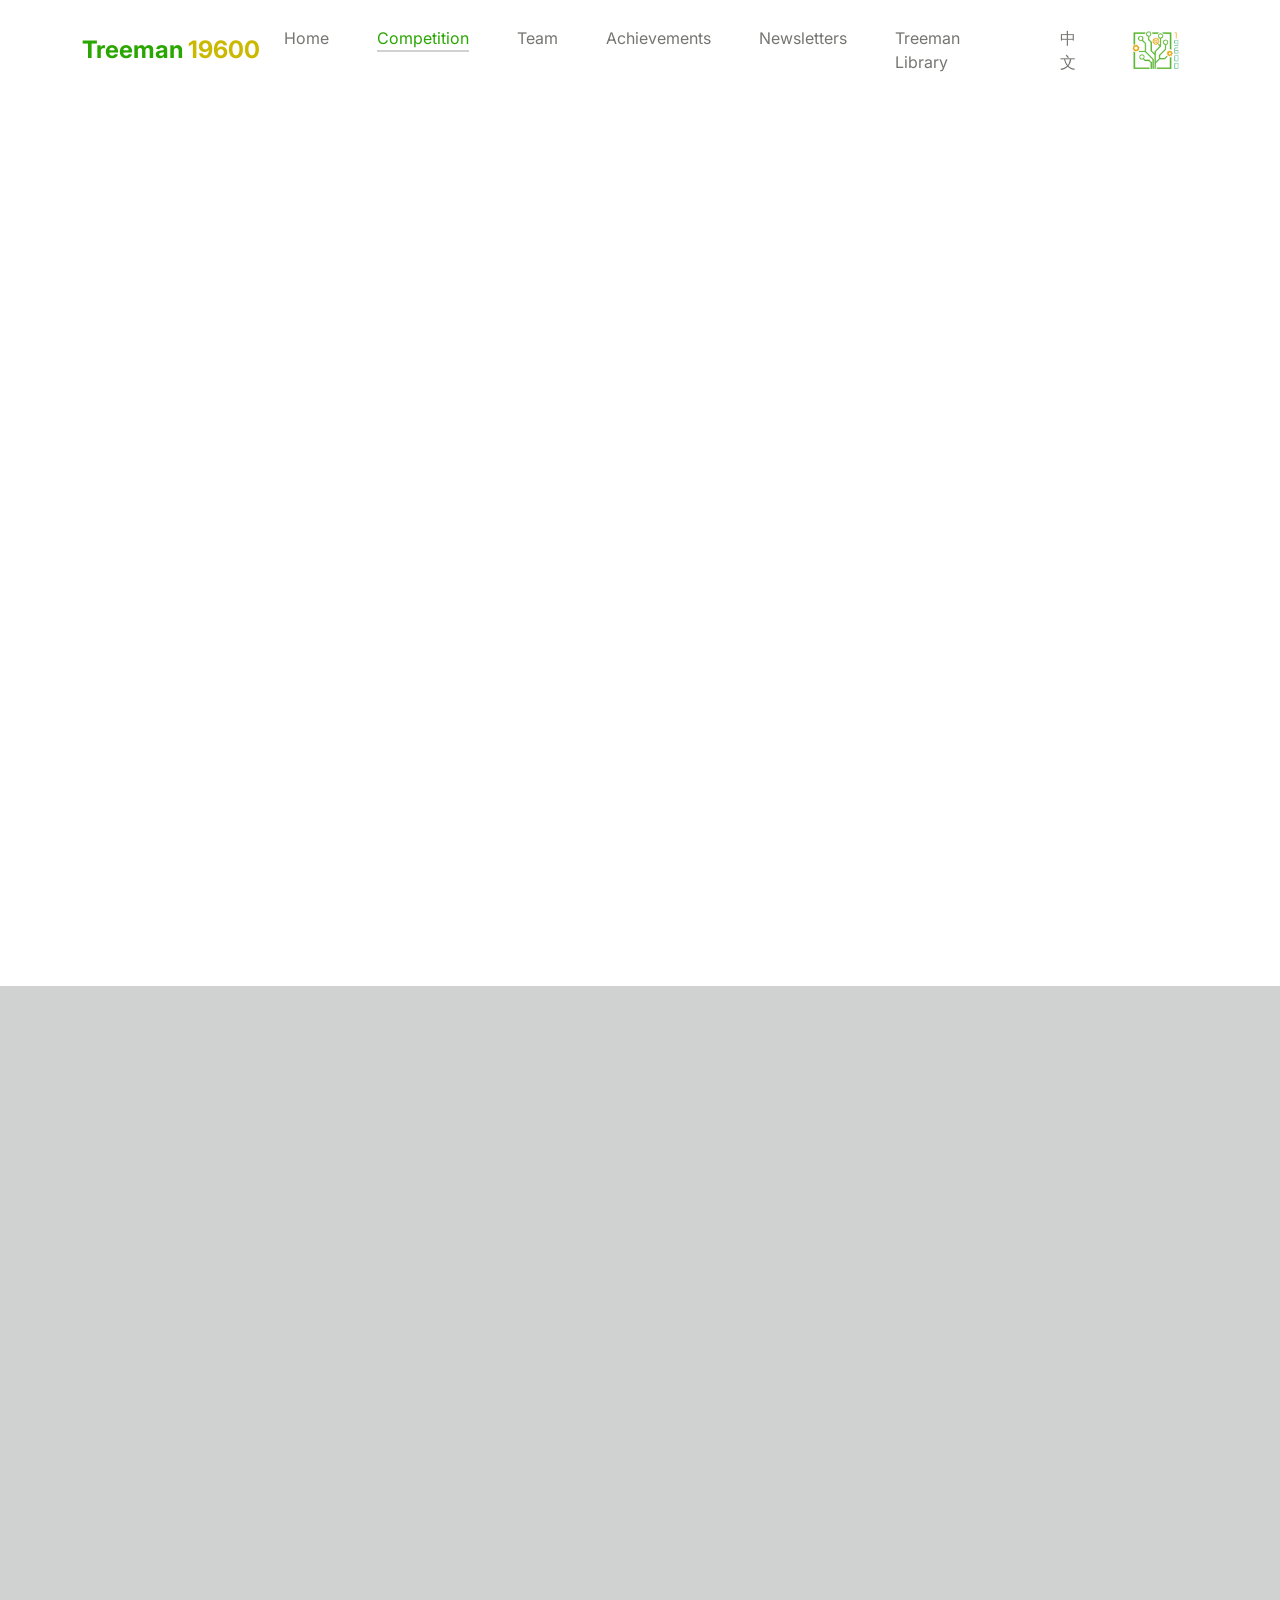
<file: competition.html>
<!doctype html>
<html lang="en">
    <head>
        <meta charset="utf-8">
        <meta name="viewport" content="width=device-width, initial-scale=1">

        <meta name="description" content="">
        <meta name="author" content="">

        <title>Treeman 19600 - Competition</title>

        <!-- CSS FILES -->
        <link rel="preconnect" href="https://fonts.googleapis.com">

        <link rel="preconnect" href="https://fonts.gstatic.com" crossorigin>

        <link href="https://fonts.googleapis.com/css2?family=Inter:wght@100;300;400;700;900&display=swap" rel="stylesheet">

        <link href="css/bootstrap.min.css" rel="stylesheet">
        <link href="css/bootstrap-icons.css" rel="stylesheet">

        <link rel="stylesheet" href="css/slick.css"/>

        <link href="css/tooplate-little-fashion.css" rel="stylesheet">

        <link rel = "icon" href = "images/htmllogo.ico">
    </head>
    
    <body>

        <!--<section class="preloader">
            <div class="spinner">
                <span class="sk-inner-circle"></span>
            </div>
        </section>-->
    
        <main>

            <nav class="navbar navbar-expand-lg">
                <div class="container">
                    <button class="navbar-toggler" type="button" data-bs-toggle="collapse" data-bs-target="#navbarNav" aria-controls="navbarNav" aria-expanded="false" aria-label="Toggle navigation">
                        <span class="navbar-toggler-icon"></span>
                    </button>

                    <a class="navbar-brand" href="index.html">
                        <strong><span>Treeman</span> 19600</strong>
                    </a>

                    <div class="collapse navbar-collapse" id="navbarNav">
                        <ul class="navbar-nav mx-auto">
                            <li class="nav-item">
                                <a class="nav-link" href="index.html">Home</a>
                            </li>

                            <li class="nav-item">
                                <a class="nav-link active" href="competition.html">Competition</a>
                            </li>

                            <li class="nav-item">
                                <a class="nav-link" href="team.html">Team</a>
                            </li>

                            <li class="nav-item">
                                <a class="nav-link" href="achievements.html">Achievements</a>
                            </li>

                            <li class="nav-item">
                                <a class="nav-link" href="newsletter.html">Newsletters</a>
                            </li>

                            <li class="nav-item"></li>
                                <a class="nav-link" href="gallery.html">Treeman Library</a>
                            </li>

                            <li class="nav-item">
                                <a class="nav-link" href="competitionCN.html">中文</a>
                            </li>
                        </ul>
                    </div>
                    <a href="#"><img src="images/TreemanLogo.png" height="50" alt="Treeman Logo"></a>
                </div>
            </nav>
            <!--*************************************************-->
            <!--<header class="site-header section-padding-img site-header-image">
                <div class="container">
                    <div class="row">

                        <div class="col-lg-6 col-12 header-info">
                            <h1>
                                <span class="d-block text-primary">TREEMAN</span>
                                <span class="d-block text-yellow">19600</span>
                            </h1>
                        </div>-->

                        <section class="slick-slideshow">   
            
                            <div class="slick-custom">
                                <img src="images/FTClogo.png" class="img-fluid" alt="">
            
                                <div class="slick-bottom">
                                    <div class="container">
                                        <div class="row">
                                            <div class="col-lg-7 col-10">
                                                <h1 class="slick-title">FIRST Tech Challenge</h1>
            
                                                <p class="lead text-white mt-lg-3 mb-lg-5">A Brief Introduction</p>
                                            </div>
                                        </div>
                                    </div>
                                </div>
                            </div>
            
                        </section>

                        <!--<div class="col-lg-6 col-12 header-info">
                            <img src="images/teamimage.jpg" class="header-image" alt="">
                        </div>-->
                    <!--</div>
                </div>

            </header>-->


            <section class="team section-padding">
                <div class="container">
                    <div class="row">

                        <div class="col-12">
                            <h2 class="mb-5">The <span>Competition</span></h2>
                            <p>The FIRST Tech Challenge (FTC) is a dynamic and engaging robotics competition designed to inspire and challenge young minds 
                                in the fields of science, technology, engineering, and mathematics (STEM). Founded by inventor Dean Kamen in partnership with 
                                the non-profit organization FIRST (For Inspiration and Recognition of Science and Technology), FTC aims to foster a passion 
                                for innovation and problem-solving among students from grades 7 to 12. In this thrilling competition, teams of students design, 
                                build, program, and operate their own robots to tackle a series of complex and exciting challenges. Each year, FTC releases a 
                                new game or challenge that teams must strategize for, resulting in robots that must possess a diverse set of capabilities, from 
                                autonomous navigation to precise manipulation of objects. The competition not only encourages technical skills development but 
                                also emphasizes teamwork, collaboration, and gracious professionalism, values that are at the heart of the FIRST philosophy. FTC 
                                offers participants the opportunity to apply classroom learning to real-world scenarios, fostering creativity and a deeper 
                                understanding of STEM concepts. With its inclusive and accessible nature, the FIRST Tech Challenge has become a global phenomenon, 
                                uniting students, mentors, and volunteers in a celebration of innovation, discovery, and the limitless potential of the next 
                                generation of STEM leaders.</p><br>
                        </div>
                        </div>
                        </div>
                        </section>
           
                        <section class="team section-padding">
                            <div class="container">
                                <div class="row">
                                            <h6 href="https://www.firstinspires.org/robotics/ftc" class="btn custom-btn">Visit FIRST Tech Challenge's official website</h6>
                                            <h4><br></h4>
                                            </div>
                                            </div>
                                            </section>
                        
                        

        </main>

        <footer class="site-footer">
            <div class="container">
                <div class="row">

                    <div class="col-lg-3 col-10 me-auto mb-4">
                        <CENTER><h4 class="text-white mb-3"><a href="index.html">Treeman</a> 19600</h4></CENTER>
                        <CENTER><img src="images/TreemanLogo.png" height="100"></CENTER>
                    </div>

                    <div class="col-lg-5 col-8">
                        <h5 class="text-white mb-3">Sitemap</h5>

                        <ul class="footer-menu d-flex flex-wrap">
                            <li class="footer-menu-item2"><a href="team.html" class="footer-menu-link">About our Team</a></li>

                            <li class="footer-menu-item2"><a href="achievements.html" class="footer-menu-link">About our Achievements</a></li>

                            <li class="footer-menu-item2"><a href="competition.html" class="footer-menu-link">About this Competition</a></li>

                            <li class="footer-menu-item2"><a href="gallery.html" class="footer-menu-link">Our Library</a></li>

                            <li class="footer-menu-item2"><a href="newsletter.html" class="footer-menu-link">Our Newsletters</a></li>

                            <li class="footer-menu-item2"><a href="index.html" class="footer-menu-link">Home</a></li>

                        </ul>
                    </div>

                    <div class="col-lg-3 col-4">
                        <h5 class="text-white mb-3">See Videos (in Youtube)</h5>
                        <ul class="social-icon">
                            <li class="footer-menu-item"><a class="footer-menu-link">Our Team's Introduction:</a>
                            <a href="https://youtu.be/zdzo_euz--s?si=G-Let6dZY_4gcpvt" class="social-icon-link bi-youtube"></a></li>
                            <br><li class="footer-menu-item"><a class="footer-menu-link">FIRST Tech Challenge Introduction:</a>
                            <a href="https://youtu.be/-exSmCcoY1E?si=EEnc6jbMRxUayWcB" class="social-icon-link bi-youtube"></a></li>
                            <br><li class="footer-menu-item"><a class="footer-menu-link">2024-25 Season Topic Introduction:</a>
                            <a href="https://youtu.be/ewlDPvRK4U4?si=wa7lsWLaxX4VgIJk" class="social-icon-link bi-youtube"></a></li>

                            
                        </ul>
                    </div>

                </div>
            </div>
        </footer>

        <!-- JAVASCRIPT FILES -->
        <script src="js/jquery.min.js"></script>
        <script src="js/bootstrap.bundle.min.js"></script>
        <script src="js/Headroom.js"></script>
        <script src="js/jQuery.headroom.js"></script>
        <script src="js/slick.min.js"></script>
        <script src="js/custom.js"></script>

    </body>
</html>
</file>
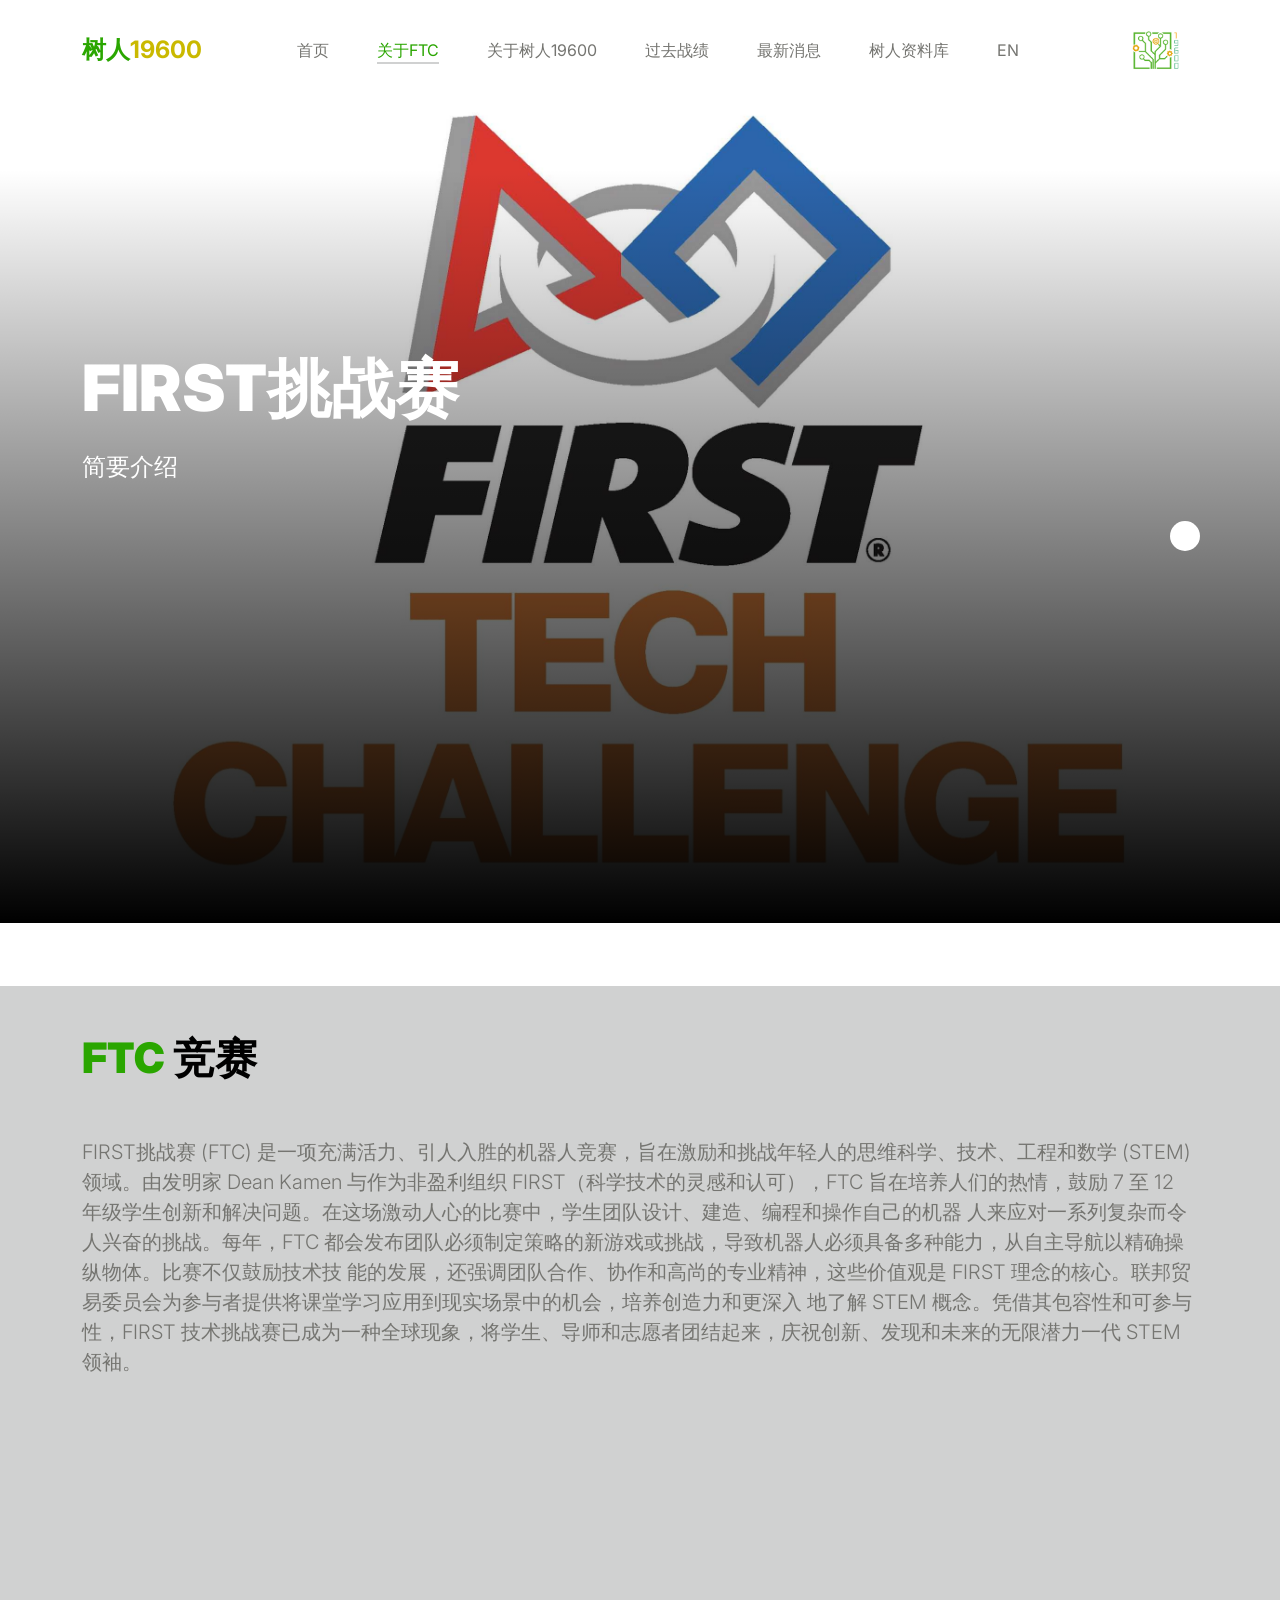
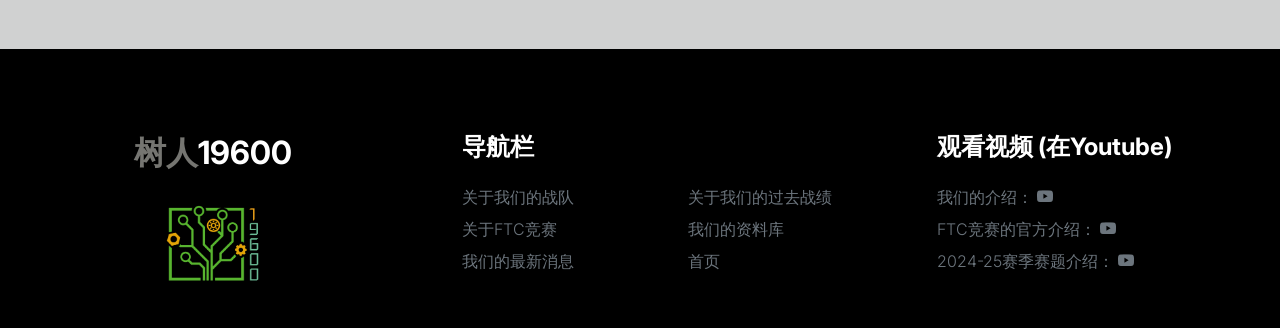
<file: competitionCN.html>
<!doctype html>
<html lang="cn">
    <head>
        <meta charset="utf-8">
        <meta name="viewport" content="width=device-width, initial-scale=1">

        <meta name="description" content="">
        <meta name="author" content="">

        <title>树人19600队 - 关于FTC</title>

        <!-- CSS FILES -->
        <link rel="preconnect" href="https://fonts.googleapis.com">

        <link rel="preconnect" href="https://fonts.gstatic.com" crossorigin>

        <link href="https://fonts.googleapis.com/css2?family=Inter:wght@100;300;400;700;900&display=swap" rel="stylesheet">

        <link href="css/bootstrap.min.css" rel="stylesheet">
        <link href="css/bootstrap-icons.css" rel="stylesheet">

        <link rel="stylesheet" href="css/slick.css"/>

        <link href="css/tooplate-little-fashion.css" rel="stylesheet">

        <link rel = "icon" href = "images/htmllogo.ico">
    </head>
    
    <body>

        <!--<section class="preloader">
            <div class="spinner">
                <span class="sk-inner-circle"></span>
            </div>
        </section>-->
    
        <main>

            <nav class="navbar navbar-expand-lg">
                <div class="container">
                    <button class="navbar-toggler" type="button" data-bs-toggle="collapse" data-bs-target="#navbarNav" aria-controls="navbarNav" aria-expanded="false" aria-label="Toggle navigation">
                        <span class="navbar-toggler-icon"></span>
                    </button>

                    <a class="navbar-brand" href="indexCN.html">
                        <strong><span>树人</span>19600</strong>
                    </a>

                    <div class="collapse navbar-collapse" id="navbarNav">
                        <ul class="navbar-nav mx-auto">
                            <li class="nav-item">
                                <a class="nav-link" href="indexCN.html">首页</a>
                            </li>

                            <li class="nav-item">
                                <a class="nav-link active" href="competitionCN.html">关于FTC</a>
                            </li>

                            <li class="nav-item">
                                <a class="nav-link" href="teamCN.html">关于树人19600</a>
                            </li>

                            <li class="nav-item">
                                <a class="nav-link" href="achievementsCN.html">过去战绩</a>
                            </li>

                            <li class="nav-item">
                                <a class="nav-link" href="newsletterCN.html">最新消息</a>
                            </li>

                            <li class="nav-item">
                                <a class="nav-link" href="galleryCN.html">树人资料库</a>
                            </li>

                            <li class="nav-item">
                                <a class="nav-link" href="competition.html">EN</a>
                            </li>
                        </ul>
                    </div>
                    <a href="#"><img src="images/TreemanLogo.png" height="50" alt="Treeman Logo"></a>
                </div>
            </nav>

            <!-- -->
            <!--<header class="site-header section-padding-img site-header-image">
                <div class="container">
                    <div class="row">

                        <div class="col-lg-6 col-12 header-info">
                            <h1>
                                <span class="d-block text-primary">TREEMAN</span>
                                <span class="d-block text-yellow">19600</span>
                            </h1>
                        </div>-->

                        <section class="slick-slideshow">   
            
                            <div class="slick-custom">
                                <img src="images/FTClogo.png" class="img-fluid" alt="">
            
                                <div class="slick-bottom">
                                    <div class="container">
                                        <div class="row">
                                            <div class="col-lg-7 col-10">
                                                <h1 class="slick-title">FIRST挑战赛</h1>
            
                                                <p class="lead text-white mt-lg-3 mb-lg-5">简要介绍</p>
                                            </div>
                                        </div>
                                    </div>
                                </div>
                            </div>
            
                        </section>

                        <!--<div class="col-lg-6 col-12 header-info">
                            <img src="images/teamimage.jpg" class="header-image" alt="">
                        </div>-->
                    <!--</div>
                </div>

            </header>-->


            <section class="team section-padding">
                <div class="container">
                    <div class="row">

                        <div class="col-12">
                            <h2 class="mb-5"><span>FTC</span> 竞赛</h2>
                            <p>FIRST挑战赛 (FTC) 是一项充满活力、引人入胜的机器人竞赛，旨在激励和挑战年轻人的思维科学、技术、工程和数学 (STEM) 领域。由发明家 Dean Kamen 与作为非盈利组织
                                FIRST（科学技术的灵感和认可），FTC 旨在培养人们的热情，鼓励 7 至 12 年级学生创新和解决问题。在这场激动人心的比赛中，学生团队设计、建造、编程和操作自己的机器
                                人来应对一系列复杂而令人兴奋的挑战。每年，FTC 都会发布团队必须制定策略的新游戏或挑战，导致机器人必须具备多种能力，从自主导航以精确操纵物体。比赛不仅鼓励技术技
                                能的发展，还强调团队合作、协作和高尚的专业精神，这些价值观是 FIRST 理念的核心。联邦贸易委员会为参与者提供将课堂学习应用到现实场景中的机会，培养创造力和更深入
                                地了解 STEM 概念。凭借其包容性和可参与性，FIRST 技术挑战赛已成为一种全球现象，将学生、导师和志愿者团结起来，庆祝创新、发现和未来的无限潜力一代 STEM 领袖。</p><br>
                        </div>
                        </div>
                        </div>
                        </section>
            
                        <section class="team section-padding">
                            <div class="container">
                                <div class="row">
                                            <h6 href="https://www.firstinspires.org/robotics/ftc" class="btn custom-btn">前往FIRST官网</h6>
                                            <h4><br></h4>
                                            </div>
                                            </div>
                                            </section>
                        
                        

        </main>

        <footer class="site-footer">
            <div class="container">
                <div class="row">

                    <div class="col-lg-3 col-10 me-auto mb-4">
                        <CENTER><h4 class="text-white mb-3"><a href="index.html">树人</a>19600</h4></CENTER>
                        <CENTER><img src="images/TreemanLogo.png" height="100"></CENTER>
                    </div>

                    <div class="col-lg-5 col-8">
                        <h5 class="text-white mb-3">导航栏</h5>

                        <ul class="footer-menu d-flex flex-wrap">
                            <li class="footer-menu-item2"><a href="teamCN.html" class="footer-menu-link">关于我们的战队</a></li>

                            <li class="footer-menu-item2"><a href="achievementsCN.html" class="footer-menu-link">关于我们的过去战绩</a></li>

                            <li class="footer-menu-item2"><a href="competitionCN.html" class="footer-menu-link">关于FTC竞赛</a></li>

                            <li class="footer-menu-item2"><a href="galleryCN.html" class="footer-menu-link">我们的资料库</a></li>

                            <li class="footer-menu-item2"><a href="newsletterCN.html" class="footer-menu-link">我们的最新消息</a></li>

                            <li class="footer-menu-item2"><a href="indexCN.html" class="footer-menu-link">首页</a></li>
                        </ul>
                    </div>

                    <div class="col-lg-3 col-4">
                        <h5 class="text-white mb-3">观看视频 (在Youtube)</h5>
                        <ul class="social-icon">
                            <li class="footer-menu-item"><a class="footer-menu-link">我们的介绍：</a>
                            <a href="https://youtu.be/zdzo_euz--s?si=G-Let6dZY_4gcpvt" class="social-icon-link bi-youtube"></a></li>
                            <br><li class="footer-menu-item"><a class="footer-menu-link">FTC竞赛的官方介绍：</a>
                            <a href="https://youtu.be/-exSmCcoY1E?si=EEnc6jbMRxUayWcB" class="social-icon-link bi-youtube"></a></li>
                            <br><li class="footer-menu-item"><a class="footer-menu-link">2024-25赛季赛题介绍：</a>
                            <a href="https://youtu.be/ewlDPvRK4U4?si=wa7lsWLaxX4VgIJk" class="social-icon-link bi-youtube"></a></li>
                        </ul>
                    </div>

                </div>
            </div>
        </footer>


        <!-- JAVASCRIPT FILES -->
        <script src="js/jquery.min.js"></script>
        <script src="js/bootstrap.bundle.min.js"></script>
        <script src="js/Headroom.js"></script>
        <script src="js/jQuery.headroom.js"></script>
        <script src="js/slick.min.js"></script>
        <script src="js/custom.js"></script>

    </body>
</html>
</file>
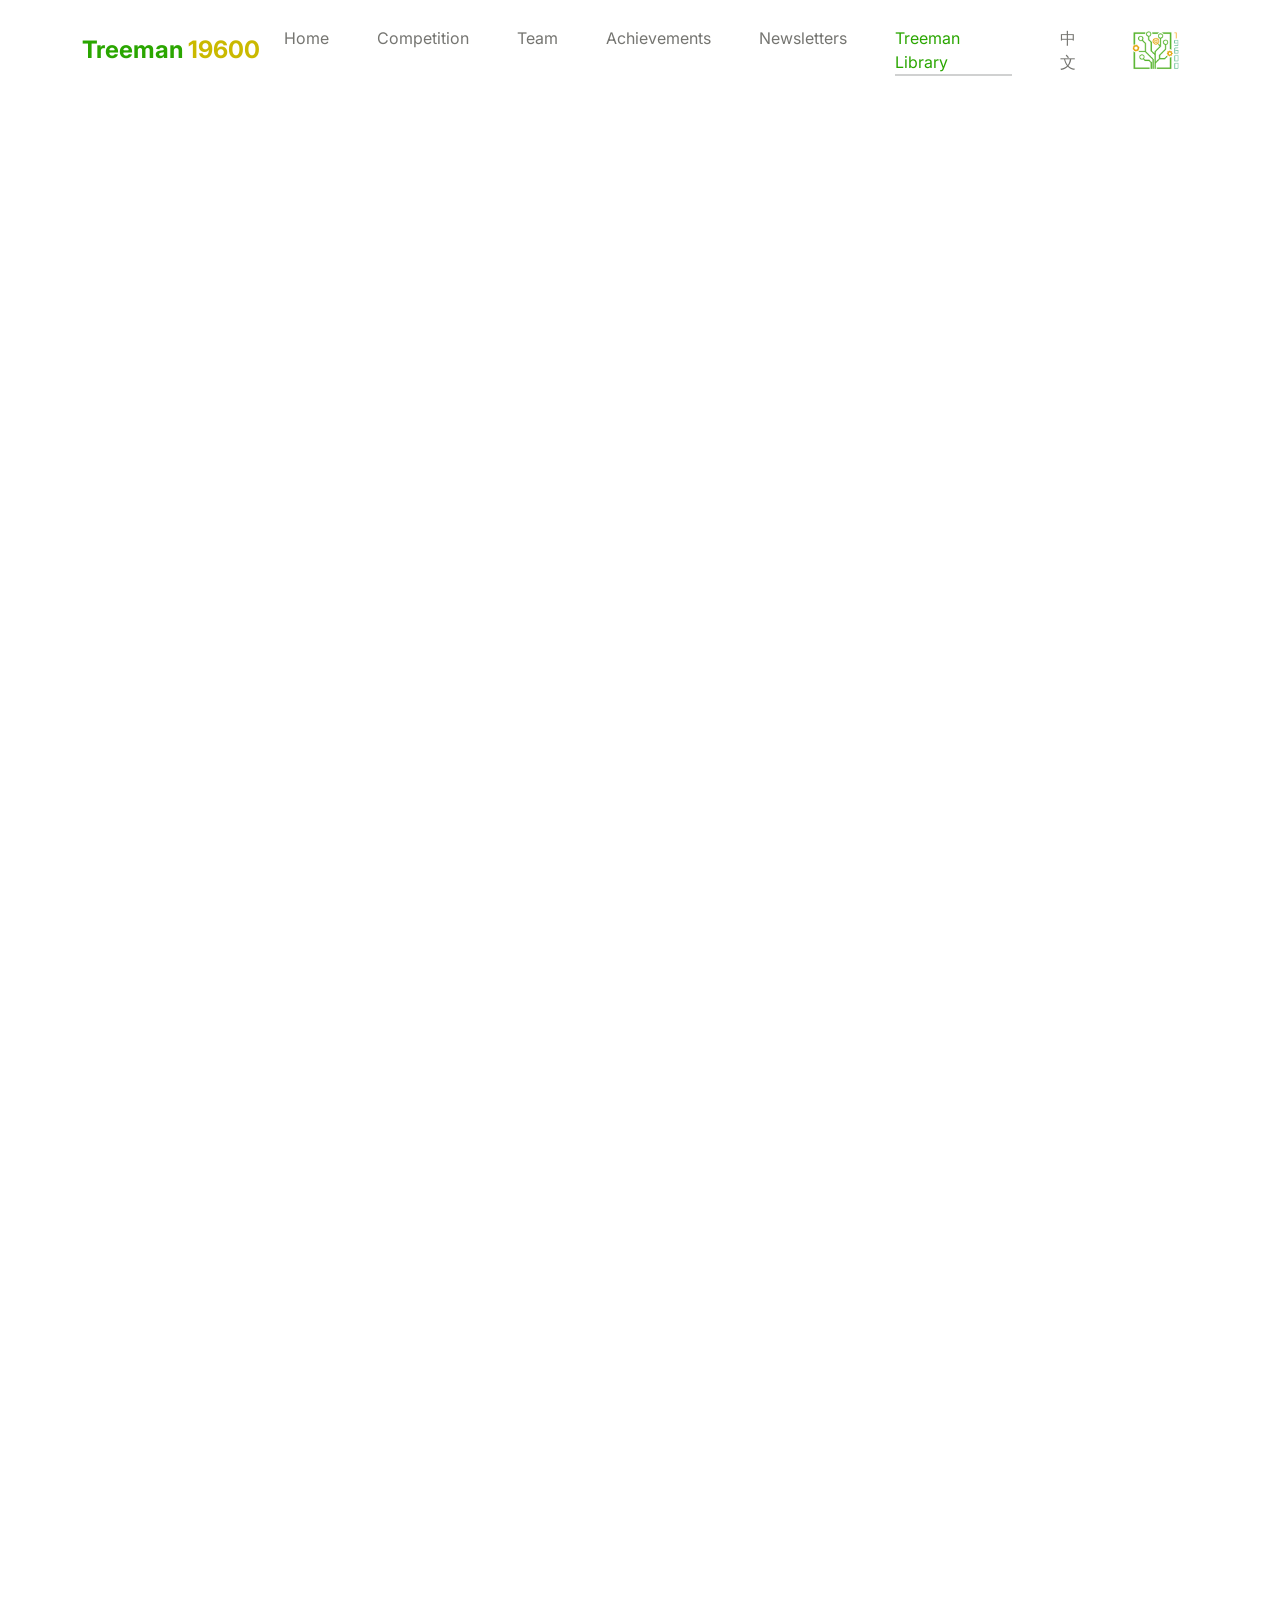
<file: gallery.html>
<!doctype html>
<html lang="en">
    <head>
        <meta charset="utf-8">
        <meta name="viewport" content="width=device-width, initial-scale=1">

        <meta name="description" content="">
        <meta name="author" content="">

        <title>Treeman 19600 - Gallery</title>

        <!-- CSS FILES -->
        <link rel="preconnect" href="https://fonts.googleapis.com">

        <link rel="preconnect" href="https://fonts.gstatic.com" crossorigin>

        <link href="https://fonts.googleapis.com/css2?family=Inter:wght@100;300;400;700;900&display=swap" rel="stylesheet">

        <link href="css/bootstrap.min.css" rel="stylesheet">
        <link href="css/bootstrap-icons.css" rel="stylesheet">

        <link rel="stylesheet" href="css/slick.css"/>

        <link href="css/tooplate-little-fashion.css" rel="stylesheet">

        <link rel = "icon" href = "images/htmllogo.ico">
    </head>
    
    <body>

        <!--<section class="preloader">
            <div class="spinner">
                <span class="sk-inner-circle"></span>
            </div>
        </section>-->
    
        <main>

            <nav class="navbar navbar-expand-lg">
                <div class="container">
                    <button class="navbar-toggler" type="button" data-bs-toggle="collapse" data-bs-target="#navbarNav" aria-controls="navbarNav" aria-expanded="false" aria-label="Toggle navigation">
                        <span class="navbar-toggler-icon"></span>
                    </button>

                    <a class="navbar-brand" href="index.html">
                        <strong><span>Treeman</span> 19600</strong>
                    </a>
                    <div class="collapse navbar-collapse" id="navbarNav">
                        <ul class="navbar-nav mx-auto">
                            <li class="nav-item">
                                <a class="nav-link" href="index.html">Home</a>
                            </li>

                            <li class="nav-item">
                                <a class="nav-link" href="competition.html">Competition</a>
                            </li>

                            <li class="nav-item">
                                <a class="nav-link" href="team.html">Team</a>
                            </li>

                            <li class="nav-item">
                                <a class="nav-link" href="achievements.html">Achievements</a>
                            </li>

                            <li class="nav-item">
                                <a class="nav-link" href="newsletter.html">Newsletters</a>
                            </li>

                            <li class="nav-item"></li>
                                <a class="nav-link active" href="gallery.html">Treeman Library</a>
                            </li>

                            <li class="nav-item">
                                <a class="nav-link" href="galleryCN.html">中文</a>
                            </li>
                        </ul>
                    </div>
                    <a href="#"><img src="images/TreemanLogo.png" height="50" alt="Treeman Logo"></a>
                </div>
            </nav>
            <!--*************************************-->
            <!--<header class="site-header section-padding-img site-header-image">
                <div class="container">
                    <div class="row">

                        <div class="col-lg-6 col-12 header-info">
                            <h1>
                                <span class="d-block text-primary">TREEMAN</span>
                                <span class="d-block text-yellow">19600</span>
                            </h1>
                        </div>-->

                        <section class="slick-slideshow">   
            
                            <div class="slick-custom">
                                <img src="images/library.png" class="img-fluid" alt="">
            
                                <div class="slick-bottom">
                                    <div class="container">
                                        <div class="row">
                                            <div class="col-lg-7 col-10">
                                                <h1 class="slick-title">Library</h1>
            
                                                <p class="lead text-white mt-lg-3 mb-lg-5">of Treeman 19600 Files</p>
                                            </div>
                                        </div>
                                    </div>
                                </div>
                            </div>
            
                        </section>

                        <!--<div class="col-lg-6 col-12 header-info">
                            <img src="images/teamimage.jpg" class="header-image" alt="">
                        </div>-->
                    <!--</div>
                </div>

            </header>-->

            <section class="faq section-padding">
                <div class="container">
                    <div class="row">
                        
                        <div class="col-lg-8 col-12">
                            <h2>Tutorials, Guides, Innovations and Outreach Events of <span>Treeman 19600</span></h2>

                            <div class="accordion" id="accordionGeneral">

                                <div class="accordion-item">
                                    <h2 class="accordion-header" id="heading3">
                                        <button class="accordion-button collapsed" type="button" data-bs-toggle="collapse" data-bs-target="#accordionGeneral3" aria-expanded="false" aria-controls="accordionGeneral3">
                                        Treeman's Homemade LIMELIGHT 3A VISUAL Tutorial
                                        </button>
                                    </h2>

                                    <div id="accordionGeneral3" class="accordion-collapse collapse" aria-labelledby="heading3" data-bs-parent="#accordionGeneral">

                                        <div class="accordion-body">
                                            <p class="large-paragraph">
                                                Here is the Treeman's homemade tutorial for auto visual recognition! We are here to save your auto!<br><br>
                                                <a class="nav-link active" href="https://github.com/SkyITL/FTC-Object-Detection-Tutorial"><button>Access to GitHub Tutorial Page</button></a><br>
                                                Access the GitHub link above to the tutorial. Read through README.md, which provides key steps to follow! Access FAQs in GitHub for help.<br><br>
                                                Please hit star 🌟 to support our programmers in making better and better tutorials!<br><br>
                                                If you have any questions that is not present on FAQs, contact programmer Sky or outreach Wilson for responses! Access <a href="index.html">"home"</a> to find contact details.<br><br>
                                                Good luck! 🏆
                                            </p>
                                        </div>
                                    </div>
                                </div>

                                <div class="accordion-item">
                                    <h2 class="accordion-header" id="heading2">
                                        <button class="accordion-button collapsed" type="button" data-bs-toggle="collapse" data-bs-target="#accordionGeneral2" aria-expanded="false" aria-controls="accordionGeneral2">
                                        SHE POWER Outreach Event
                                        </button>
                                    </h2>

                                    <div id="accordionGeneral2" class="accordion-collapse collapse" aria-labelledby="heading2" data-bs-parent="#accordionGeneral">

                                        <div class="accordion-body">
                                            <p class="large-paragraph">
                                                Invitations to be reached out yet.<br><br>
                                                Check out <a href="newsletter.html">"newsletters"</a> for 2024 SHE POWER events.
                                            </p>
                                        </div>
                                    </div>
                                </div>

                                <div class="accordion-item">
                                    <h2 class="accordion-header" id="heading1">
                                        <button class="accordion-button collapsed" type="button" data-bs-toggle="collapse" data-bs-target="#accordionGeneral1" aria-expanded="false" aria-controls="accordionGeneral1">
                                        COAST 2 COAST Outreach Event
                                        </button>
                                    </h2>

                                    <div id="accordionGeneral1" class="accordion-collapse collapse" aria-labelledby="heading1" data-bs-parent="#accordionGeneral">

                                        <div class="accordion-body">
                                            <p class="large-paragraph">
                                                Invitations to be reached out yet.<br><br>
                                                Check out <a href="newsletter.html">"newsletters"</a> for 2024 C2C events.
                                            </p>
                                        </div>
                                    </div>
                                </div>

                            </div>
                            

                            </div>
                            <p><br></p>
                        </div>

                    </div>
                </div>
            </section>

        </main>

        <footer class="site-footer">
            <div class="container">
                <div class="row">

                    <div class="col-lg-3 col-10 me-auto mb-4">
                        <CENTER><h4 class="text-white mb-3"><a href="index.html">Treeman</a> 19600</h4></CENTER>
                        <CENTER><img src="images/TreemanLogo.png" height="100"></CENTER>
                    </div>

                    <div class="col-lg-5 col-8">
                        <h5 class="text-white mb-3">Sitemap</h5>

                        <ul class="footer-menu d-flex flex-wrap">
                            <li class="footer-menu-item2"><a href="team.html" class="footer-menu-link">About our Team</a></li>

                            <li class="footer-menu-item2"><a href="achievements.html" class="footer-menu-link">About our Achievements</a></li>

                            <li class="footer-menu-item2"><a href="competition.html" class="footer-menu-link">About this Competition</a></li>

                            <li class="footer-menu-item2"><a href="gallery.html" class="footer-menu-link">Our Library</a></li>

                            <li class="footer-menu-item2"><a href="newsletter.html" class="footer-menu-link">Our Newsletters</a></li>

                            <li class="footer-menu-item2"><a href="index.html" class="footer-menu-link">Home</a></li>

                        </ul>
                    </div>

                    <div class="col-lg-3 col-4">
                        <h5 class="text-white mb-3">See Videos (in Youtube)</h5>
                        <ul class="social-icon">
                            <li class="footer-menu-item"><a class="footer-menu-link">Our Team's Introduction:</a>
                            <a href="https://youtu.be/zdzo_euz--s?si=G-Let6dZY_4gcpvt" class="social-icon-link bi-youtube"></a></li>
                            <br><li class="footer-menu-item"><a class="footer-menu-link">FIRST Tech Challenge Introduction:</a>
                            <a href="https://youtu.be/-exSmCcoY1E?si=EEnc6jbMRxUayWcB" class="social-icon-link bi-youtube"></a></li>
                            <br><li class="footer-menu-item"><a class="footer-menu-link">2024-25 Season Topic Introduction:</a>
                            <a href="https://youtu.be/ewlDPvRK4U4?si=wa7lsWLaxX4VgIJk" class="social-icon-link bi-youtube"></a></li>

                            
                        </ul>
                    </div>

                </div>
            </div>
        </footer>

        <!-- JAVASCRIPT FILES -->
        <script src="js/jquery.min.js"></script>
        <script src="js/bootstrap.bundle.min.js"></script>
        <script src="js/Headroom.js"></script>
        <script src="js/jQuery.headroom.js"></script>
        <script src="js/slick.min.js"></script>
        <script src="js/custom.js"></script>

    </body>
</html>
</file>
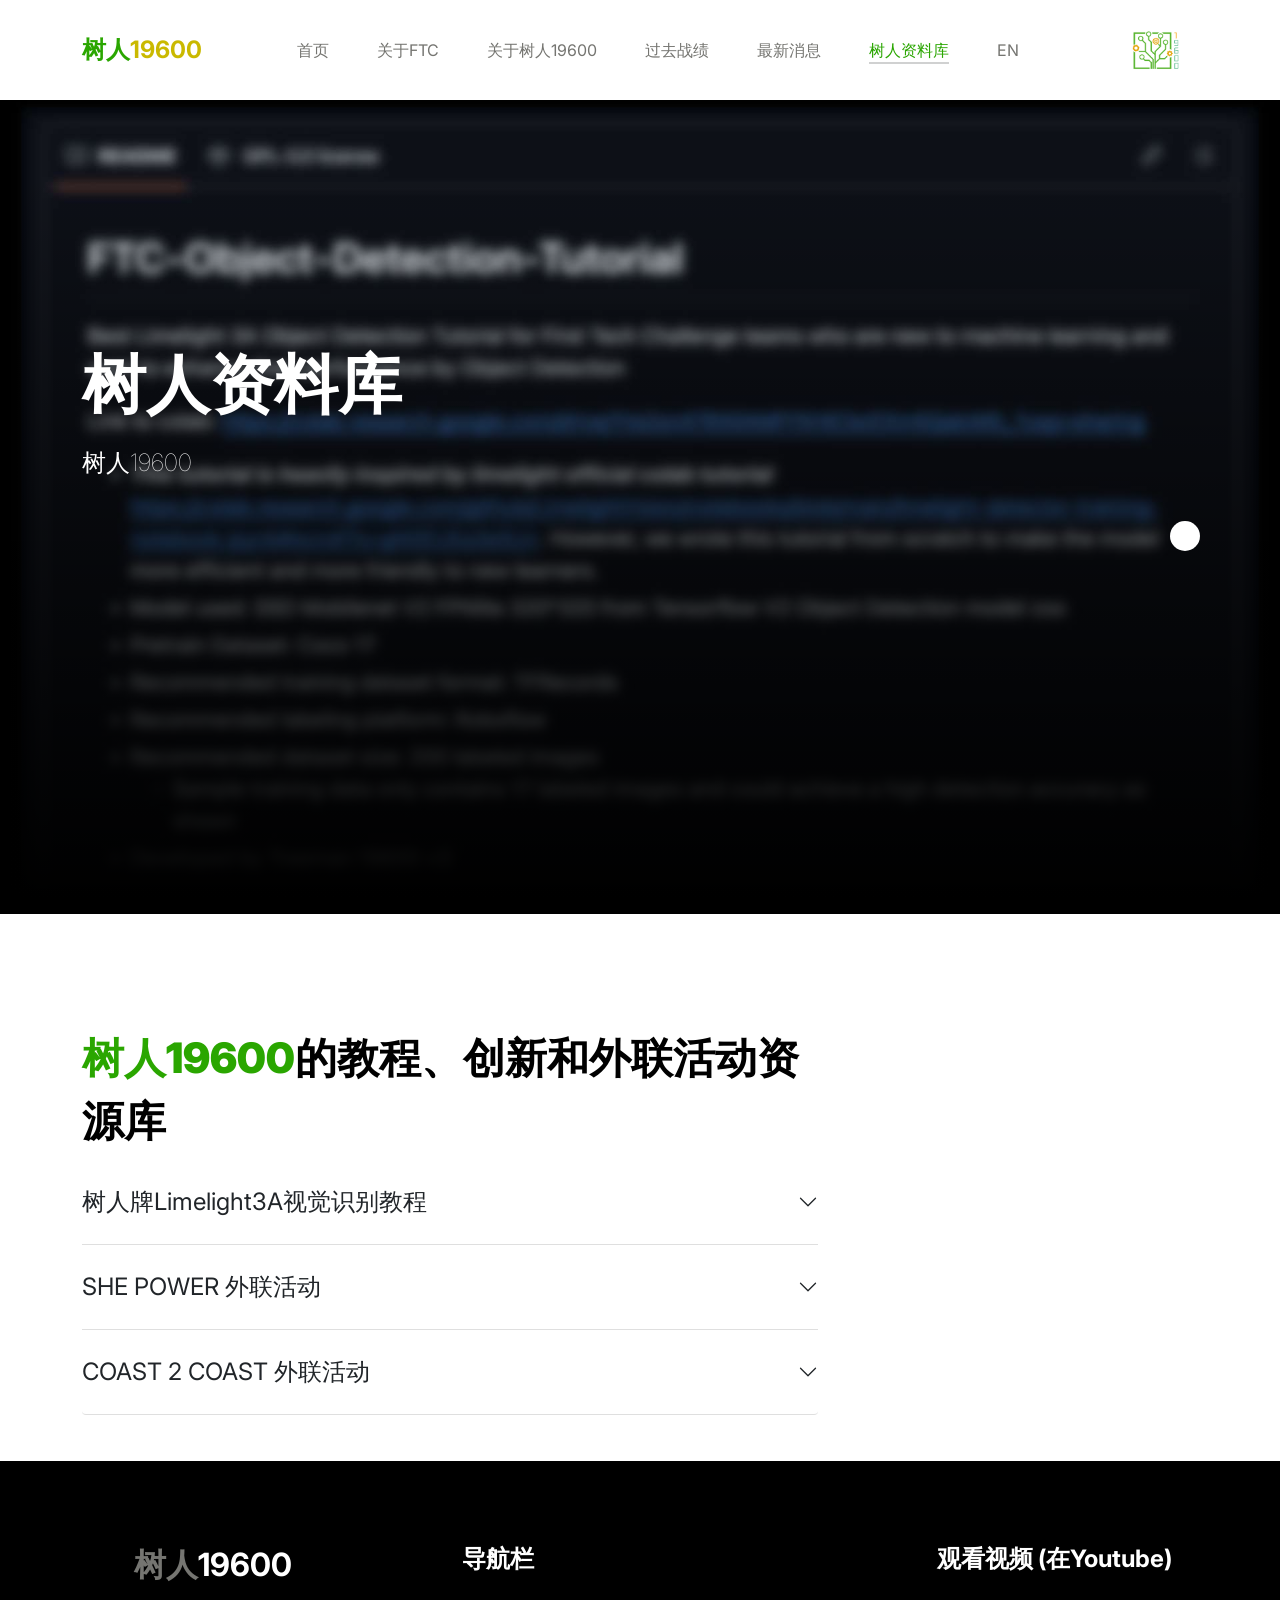
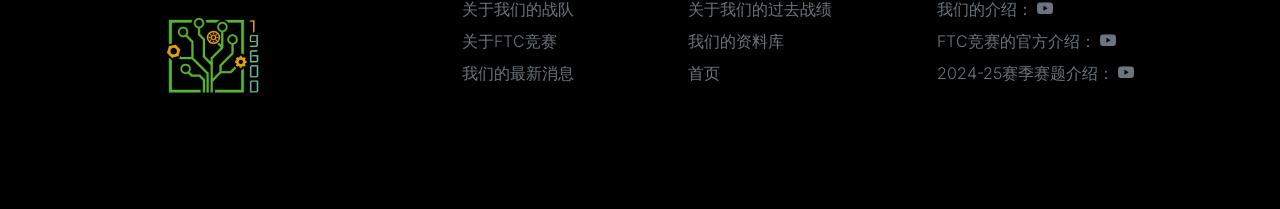
<file: galleryCN.html>
<!doctype html>
<html lang="cn">
    <head>
        <meta charset="utf-8">
        <meta name="viewport" content="width=device-width, initial-scale=1">

        <meta name="description" content="">
        <meta name="author" content="">

        <title>树人19600队 - 图库</title>

        <!-- CSS FILES -->
        <link rel="preconnect" href="https://fonts.googleapis.com">

        <link rel="preconnect" href="https://fonts.gstatic.com" crossorigin>

        <link href="https://fonts.googleapis.com/css2?family=Inter:wght@100;300;400;700;900&display=swap" rel="stylesheet">

        <link href="css/bootstrap.min.css" rel="stylesheet">
        <link href="css/bootstrap-icons.css" rel="stylesheet">

        <link rel="stylesheet" href="css/slick.css"/>

        <link href="css/tooplate-little-fashion.css" rel="stylesheet">

        <link rel = "icon" href = "images/htmllogo.ico">
    </head>
    
    <body>

        <!--<section class="preloader">
            <div class="spinner">
                <span class="sk-inner-circle"></span>
            </div>
        </section>-->
    
        <main>

            <nav class="navbar navbar-expand-lg">
                <div class="container">
                    <button class="navbar-toggler" type="button" data-bs-toggle="collapse" data-bs-target="#navbarNav" aria-controls="navbarNav" aria-expanded="false" aria-label="Toggle navigation">
                        <span class="navbar-toggler-icon"></span>
                    </button>

                    <a class="navbar-brand" href="indexCN.html">
                        <strong><span>树人</span>19600</strong>
                    </a>

                    <div class="collapse navbar-collapse" id="navbarNav">
                        <ul class="navbar-nav mx-auto">
                            <li class="nav-item">
                                <a class="nav-link" href="indexCN.html">首页</a>
                            </li>

                            <li class="nav-item">
                                <a class="nav-link" href="competitionCN.html">关于FTC</a>
                            </li>

                            <li class="nav-item">
                                <a class="nav-link" href="teamCN.html">关于树人19600</a>
                            </li>

                            <li class="nav-item">
                                <a class="nav-link" href="achievementsCN.html">过去战绩</a>
                            </li>

                            <li class="nav-item">
                                <a class="nav-link" href="newsletterCN.html">最新消息</a>
                            </li>

                            <li class="nav-item">
                                <a class="nav-link active" href="galleryCN.html">树人资料库</a>
                            </li>

                            <li class="nav-item">
                                <a class="nav-link" href="gallery.html">EN</a>
                            </li>
                        </ul>
                    </div>
                    <a href="#"><img src="images/TreemanLogo.png" height="50" alt="Treeman Logo"></a>
                </div>
            </nav>
            <!--*************************************-->
            <!--<header class="site-header section-padding-img site-header-image">
                <div class="container">
                    <div class="row">

                        <div class="col-lg-6 col-12 header-info">
                            <h1>
                                <span class="d-block text-primary">TREEMAN</span>
                                <span class="d-block text-yellow">19600</span>
                            </h1>
                        </div>-->

                        <section class="slick-slideshow">   
            
                            <div class="slick-custom">
                                <img src="images/library.png" class="img-fluid" alt="">
            
                                <div class="slick-bottom">
                                    <div class="container">
                                        <div class="row">
                                            <div class="col-lg-7 col-10">
                                                <h1 class="slick-title">树人资料库</h1>
            
                                                <p class="lead text-white mt-lg-3 mb-lg-5">树人19600</p>
                                            </div>
                                        </div>
                                    </div>
                                </div>
                            </div>
            
                        </section>

                        <!--<div class="col-lg-6 col-12 header-info">
                            <img src="images/teamimage.jpg" class="header-image" alt="">
                        </div>-->
                    <!--</div>
                </div>

            </header>-->

            <section class="faq section-padding">
                <div class="container">
                    <div class="row">
                        <!--增加newsletter时，复制tab，橙色字的数字需要更改-->
                        <div class="col-lg-8 col-12">
                            <h2><span>树人19600</span>的教程、创新和外联活动资源库</h2>

                            <div class="accordion" id="accordionGeneral">

                                <div class="accordion-item">
                                    <h2 class="accordion-header" id="heading3">
                                        <button class="accordion-button collapsed" type="button" data-bs-toggle="collapse" data-bs-target="#accordionGeneral3" aria-expanded="false" aria-controls="accordionGeneral3">
                                       
                                        树人牌Limelight3A视觉识别教程
                                        </button>
                                    </h2>

                                    <div id="accordionGeneral3" class="accordion-collapse collapse" aria-labelledby="heading3" data-bs-parent="#accordionGeneral">

                                        <div class="accordion-body">
                                            <p class="large-paragraph">
                                                树人助你一臂之力，靠自动翻盘！这是树人自制的自动视觉识别教程！<br><br>
                                                <a class="nav-link active" href="https://github.com/SkyITL/FTC-Object-Detection-Tutorial"><button>GitHub</button></a><br>
                                                点击上方的GitHub链接前往教程。阅读README.md，这份文件包括了你应当跟从的关键步骤。阅读FAQs来解决一些常见问题。<br><br>
                                                请点击star🌟来助力19600编程组作出更多，更好的教程！<br><br>
                                                如果你有任何问题，请随时联系编程组Sky或外联Wilson来获取解答！点击<a href="index.html">【此处】</a>来获取联系信息。<br><br>
                                                祝你们好运！🏆
                                            </p>
                                        </div>
                                    </div>
                                </div>

                                <div class="accordion-item">
                                    <h2 class="accordion-header" id="heading2">
                                        <button class="accordion-button collapsed" type="button" data-bs-toggle="collapse" data-bs-target="#accordionGeneral2" aria-expanded="false" aria-controls="accordionGeneral2">
                                        SHE POWER 外联活动
                                        </button>
                                    </h2>

                                    <div id="accordionGeneral2" class="accordion-collapse collapse" aria-labelledby="heading2" data-bs-parent="#accordionGeneral">

                                        <div class="accordion-body">
                                            <p class="large-paragraph">
                                                活动未开始。<br><br>
                                                点击 <a href="newsletter.html">【此处】</a> 了解2024 SHE POWER 活动。
                                            </p>
                                        </div>
                                    </div>
                                </div>

                                <div class="accordion-item">
                                    <h2 class="accordion-header" id="heading1">
                                        <button class="accordion-button collapsed" type="button" data-bs-toggle="collapse" data-bs-target="#accordionGeneral1" aria-expanded="false" aria-controls="accordionGeneral1">
                                        COAST 2 COAST 外联活动
                                        </button>
                                    </h2>

                                    <div id="accordionGeneral1" class="accordion-collapse collapse" aria-labelledby="heading1" data-bs-parent="#accordionGeneral">

                                        <div class="accordion-body">
                                            <p class="large-paragraph">
                                                活动未开始。<br><br>
                                                点击 <a href="newsletter.html">【此处】</a> 了解2024 C2C 活动。
                                            </p>
                                        </div>
                                    </div>
                                </div>


                            </div>
                            

                            </div>
                            <p><br></p>
                        </div>

                    </div>
                </div>
            </section>

        </main>

        <footer class="site-footer">
            <div class="container">
                <div class="row">

                    <div class="col-lg-3 col-10 me-auto mb-4">
                        <CENTER><h4 class="text-white mb-3"><a href="index.html">树人</a>19600</h4></CENTER>
                        <CENTER><img src="images/TreemanLogo.png" height="100"></CENTER>
                    </div>

                    <div class="col-lg-5 col-8">
                        <h5 class="text-white mb-3">导航栏</h5>

                        <ul class="footer-menu d-flex flex-wrap">
                            <li class="footer-menu-item2"><a href="teamCN.html" class="footer-menu-link">关于我们的战队</a></li>

                            <li class="footer-menu-item2"><a href="achievementsCN.html" class="footer-menu-link">关于我们的过去战绩</a></li>

                            <li class="footer-menu-item2"><a href="competitionCN.html" class="footer-menu-link">关于FTC竞赛</a></li>

                            <li class="footer-menu-item2"><a href="galleryCN.html" class="footer-menu-link">我们的资料库</a></li>

                            <li class="footer-menu-item2"><a href="newsletterCN.html" class="footer-menu-link">我们的最新消息</a></li>

                            <li class="footer-menu-item2"><a href="indexCN.html" class="footer-menu-link">首页</a></li>
                        </ul>
                    </div>

                    <div class="col-lg-3 col-4">
                        <h5 class="text-white mb-3">观看视频 (在Youtube)</h5>
                        <ul class="social-icon">
                            <li class="footer-menu-item"><a class="footer-menu-link">我们的介绍：</a>
                            <a href="https://youtu.be/zdzo_euz--s?si=G-Let6dZY_4gcpvt" class="social-icon-link bi-youtube"></a></li>
                            <br><li class="footer-menu-item"><a class="footer-menu-link">FTC竞赛的官方介绍：</a>
                            <a href="https://youtu.be/-exSmCcoY1E?si=EEnc6jbMRxUayWcB" class="social-icon-link bi-youtube"></a></li>
                            <br><li class="footer-menu-item"><a class="footer-menu-link">2024-25赛季赛题介绍：</a>
                            <a href="https://youtu.be/ewlDPvRK4U4?si=wa7lsWLaxX4VgIJk" class="social-icon-link bi-youtube"></a></li>
                        </ul>
                    </div>

                </div>
            </div>
        </footer>

        <!-- JAVASCRIPT FILES -->
        <script src="js/jquery.min.js"></script>
        <script src="js/bootstrap.bundle.min.js"></script>
        <script src="js/Headroom.js"></script>
        <script src="js/jQuery.headroom.js"></script>
        <script src="js/slick.min.js"></script>
        <script src="js/custom.js"></script>

    </body>
</html>
</file>
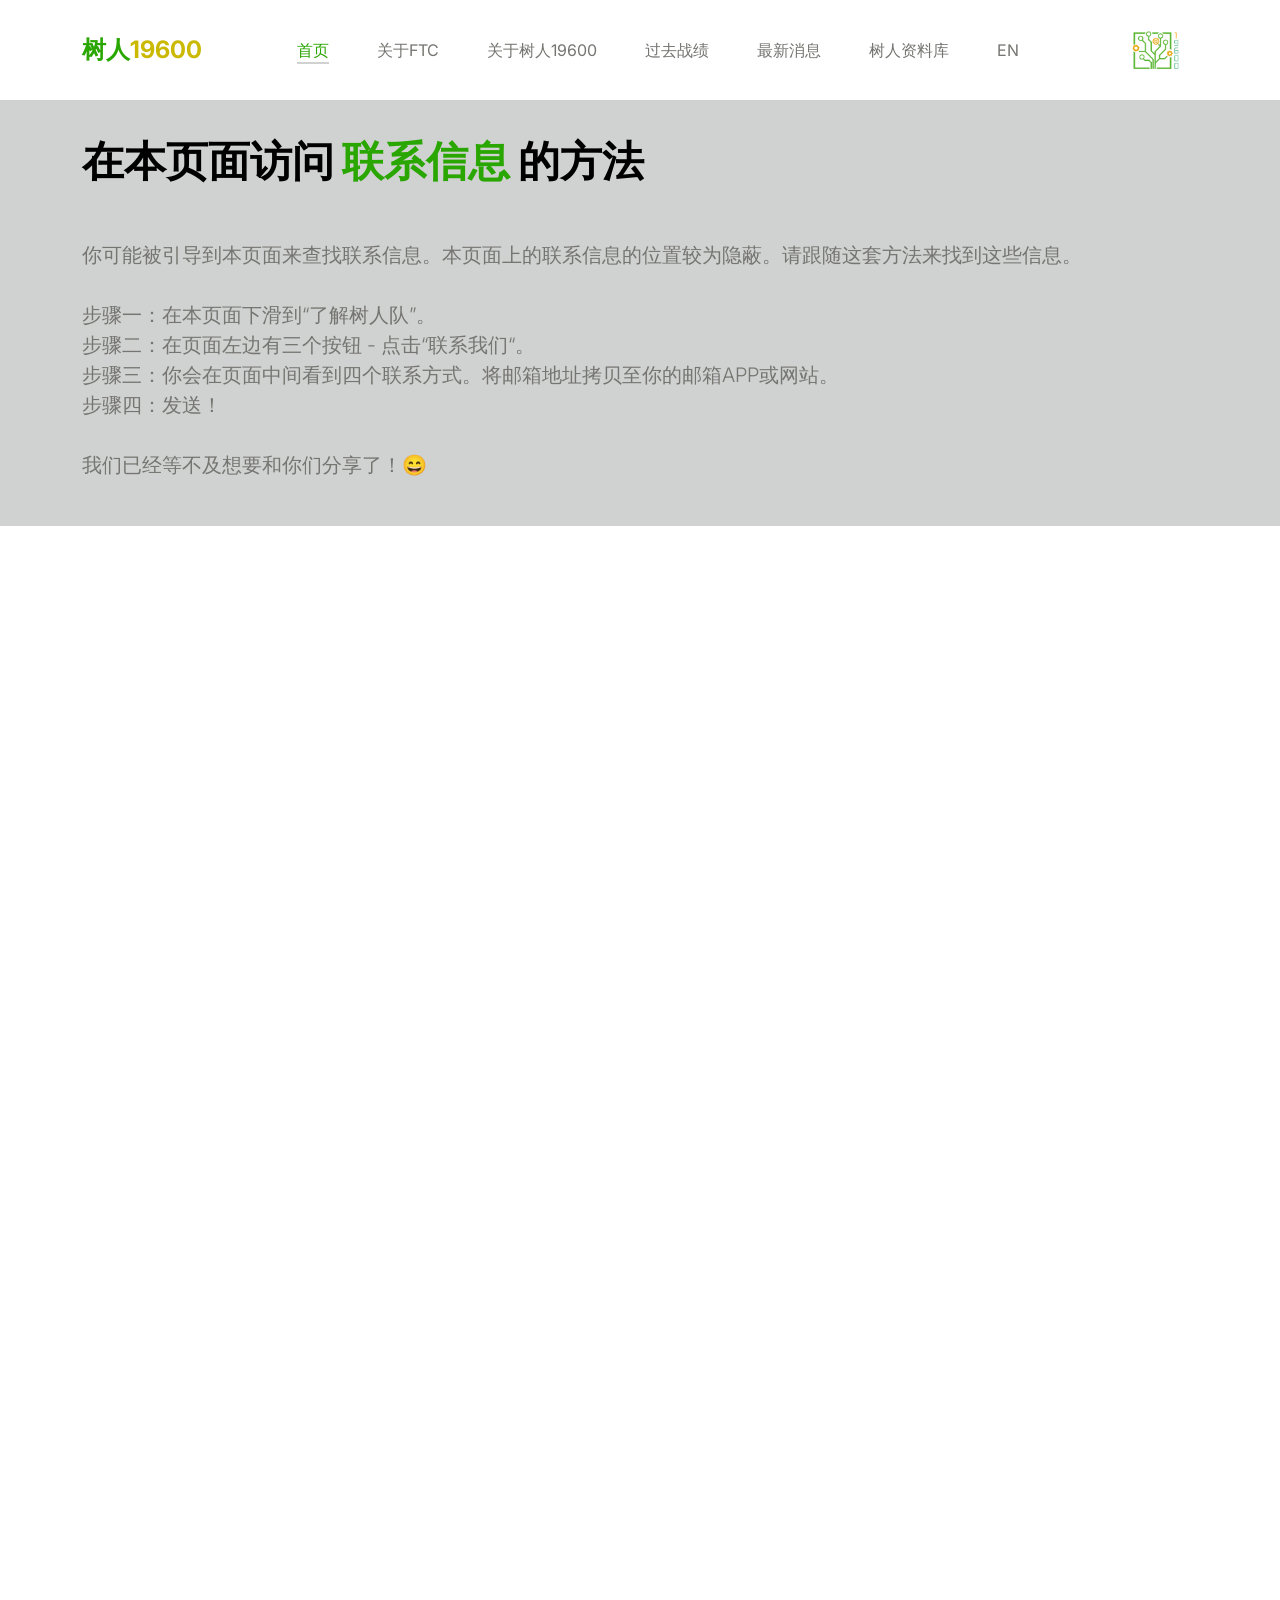
<file: indexCN.html>
<!doctype html>
<html lang="cn">
    <head>
        <meta charset="utf-8">
        <meta name="viewport" content="width=device-width, initial-scale=1">

        <meta name="description" content="">
        <meta name="author" content="">

        <title>树人19600队 - 首页</title>

        <!-- CSS FILES -->
        <link rel="preconnect" href="https://fonts.googleapis.com">

        <link rel="preconnect" href="https://fonts.gstatic.com" crossorigin>

        <link href="https://fonts.googleapis.com/css2?family=Inter:wght@100;300;400;700;900&display=swap" rel="stylesheet">

        <link href="css/bootstrap.min.css" rel="stylesheet">
        <link href="css/bootstrap-icons.css" rel="stylesheet">

        <link rel="stylesheet" href="css/slick.css"/>

        <link href="css/tooplate-little-fashion.css" rel="stylesheet">

        <link rel = "icon" href = "images/htmllogo.ico">

        <style>
            /* Custom styles to position the contact guide section */
            .contact-guide-section {
                padding-top: 20px;  /* Reduced top padding */
                padding-bottom: 0;   /* Remove bottom padding */
                margin-bottom: 0;    /* Remove margin below section */
            }
            
            /* Remove top margin from slideshow */
            .slick-slideshow {
                margin-top: 0;
                padding-top: 0;
            }
        </style>
    </head>
    
    <body>

        <!--<section class="preloader">
            <div class="spinner">
                <span class="sk-inner-circle"></span>
            </div>
        </section>-->
    
        <main>

            <nav class="navbar navbar-expand-lg">
                <div class="container">
                    <button class="navbar-toggler" type="button" data-bs-toggle="collapse" data-bs-target="#navbarNav" aria-controls="navbarNav" aria-expanded="false" aria-label="Toggle navigation">
                        <span class="navbar-toggler-icon"></span>
                    </button>

                    <a class="navbar-brand" href="indexCN.html">
                        <strong><span>树人</span>19600</strong>
                    </a>

                    <div class="collapse navbar-collapse" id="navbarNav">
                        <ul class="navbar-nav mx-auto">
                            <li class="nav-item">
                                <a class="nav-link active" href="indexCN.html">首页</a>
                            </li>

                            <li class="nav-item">
                                <a class="nav-link" href="competitionCN.html">关于FTC</a>
                            </li>

                            <li class="nav-item">
                                <a class="nav-link" href="teamCN.html">关于树人19600</a>
                            </li>

                            <li class="nav-item">
                                <a class="nav-link" href="achievementsCN.html">过去战绩</a>
                            </li>

                            <li class="nav-item">
                                <a class="nav-link" href="newsletterCN.html">最新消息</a>
                            </li>

                            <li class="nav-item">
                                <a class="nav-link" href="galleryCN.html">树人资料库</a>
                            </li>

                            <li class="nav-item">
                                <a class="nav-link" href="index.html">EN</a>
                            </li>
                        </ul>
                    </div>
                    <a href="#"><img src="images/TreemanLogo.png" height="50" alt="Treeman Logo"></a>
                </div>
            </nav>

            <section class="team section-padding contact-guide-section">  <!-- Added custom class -->
                <div class="container">
                    <div class="row">
                        <div class="col-12">
                            <p><br></p><h2 class="mb-5"><br>在本页面访问 <span>联系信息</span> 的方法</h2>
                            <p>
                                你可能被引导到本页面来查找联系信息。本页面上的联系信息的位置较为隐蔽。请跟随这套方法来找到这些信息。<br><br>
                                步骤一：在本页面下滑到“了解树人队”。<br>
                                步骤二：在页面左边有三个按钮 - 点击“联系我们“。<br>
                                步骤三：你会在页面中间看到四个联系方式。将邮箱地址拷贝至你的邮箱APP或网站。<br>
                                步骤四：发送！<br><br>
                                我们已经等不及想要和你们分享了！😄<br><br>
                            </p>
                        </div>
                    </div>
                </div>
            </section>

            <section class="slick-slideshow">   
                <div class="slick-custom">
                    <img src="images/videoposter.png" class="img-fluid" alt="">

                    <div class="slick-bottom">
                        <div class="container">
                            <div class="row">
                                <div class="col-lg-6 col-10">
                                    <h1 class="slick-title">创造发明</h1>

                                    <p class="lead text-white mt-lg-3 mb-lg-5">将工程和编程编织成精华作品</p>

                                    <a href="achievements.html" class="btn custom-btn">了解我们的过去战绩</a>
                                </div>
                            </div>
                        </div>
                    </div>
                </div>

                <div class="slick-custom">
                    <img src="images/working.png" class="img-fluid" alt="">

                    <div class="slick-bottom">
                        <div class="container">
                            <div class="row">
                                <div class="col-lg-6 col-10">
                                    <h1 class="slick-title">挑战极限</h1>

                                    <p class="lead text-white mt-lg-3 mb-lg-5">突破科技的极限</p>

                                    <a href="competition.html" class="btn custom-btn">了解FTC比赛</a>
                                </div>
                            </div>
                        </div>
                    </div>
                </div>

                <div class="slick-custom">
                    <img src="images/teamimage.jpg" class="img-fluid" alt="">

                    <div class="slick-bottom">
                        <div class="container">
                            <div class="row">
                                <div class="col-lg-6 col-10">
                                    <h1 class="slick-title">强力战队</h1>

                                    <p class="lead text-white mt-lg-3 mb-lg-5">不同领域的队员合作以出佳绩</p>

                                    <a href="team.html" class="btn custom-btn">了解我们的战队</a>
                                </div>
                            </div>
                        </div>
                    </div>
                </div>

            </section>

            <section class="about section-padding">
                <div class="container">
                    <div class="row">

                        <div class="col-12 text-center">
                            <h2 class="mb-5">了解<span>树人队</span></h2>
                        </div>

                        <div class="col-lg-2 col-12 mt-auto mb-auto">
                            <ul class="nav nav-pills mb-5 mx-auto justify-content-center align-items-center" id="pills-tab" role="tablist">
                                <li class="nav-item" role="presentation">
                                    <button class="nav-link active" id="pills-home-tab" data-bs-toggle="pill" data-bs-target="#pills-home" type="button" role="tab" aria-controls="pills-home" aria-selected="true">我们的队伍</button>
                                </li>

                                <li class="nav-item" role="presentation">
                                    <button class="nav-link" id="pills-youtube-tab" data-bs-toggle="pill" data-bs-target="#pills-youtube" type="button" role="tab" aria-controls="pills-youtube" aria-selected="true">FTC比赛是什么？</button>
                                </li>

                                <li class="nav-item" role="presentation">
                                    <button class="nav-link" id="pills-skill-tab" data-bs-toggle="pill" data-bs-target="#pills-skill" type="button" role="tab" aria-controls="pills-skill" aria-selected="false">联系我们</button>
                                </li>
                            </ul>
                        </div>

                        <div class="col-lg-10 col-12">
                            <div class="tab-content mt-2" id="pills-tabContent">
                                <div class="tab-pane fade show active" id="pills-home" role="tabpanel" aria-labelledby="pills-home-tab">

                                    <div class="row">
                                        <div class="col-lg-7 col-12">
                                            <div class="ratio ratio-16x9">
                                                <CENTER>
                                                    <iframe width="100%" height="110%" src="https://player.bilibili.com/player.html?aid=663556073&bvid=BV1ua4y1U7YK&cid=1336992628&p=1&autoplay=0" title="YouTube video player" frameborder="0" allow="accelerometer; clipboard-write; encrypted-media; 
                                                    gyroscope; picture-in-picture; web-share" allowfullscreen> </iframe></CENTER>
                                            </div>
                                        </div>

                                        <div class="col-lg-5 col-12">
                                            <div class="d-flex flex-column h-100 ms-lg-4 mt-lg-0 mt-5">
                                                <h4 class="mb-3"><span>树人</span>19600队<br>来自我们的介绍</h4>

                                                <p>我们是代表上海包玉刚高中的19600树人队。团队自成立以来，
                                                    取得了巨大的成功和奖项。作为上海最成功的战队之一，
                                                    我们探索FTC竞赛中的知识领域。我们很高兴能够参与本次FTC赛季！</p>

                                                    <a>放在左侧的介绍视频通过Bilibili的平台播放。若您希望通过Youtube平台播放，您可以在网页底部的右侧找到。<br><br></a>

                                                <div class="mt-2 mt-lg-auto">
                                                    <a href="teamCN.html" class="custom-link mb-2">
                                                        了解更多关于我们的信息
                                                        <i class="bi-arrow-right ms-2"></i>
                                                    </a>
                                                    <br>
                                                    <br>
                                                    <br>
                                                    <br>
                                                    <br>
                                                    <br>
                                                    <br>
                                                </div>
                                            </div>
                                        </div>
                                    </div>
                                </div>

                                <div class="tab-pane fade" id="pills-youtube" role="tabpanel" aria-labelledby="pills-youtube-tab">

                                    <div class="row">
                                        <div class="col-lg-7 col-12">
                                            <div class="ratio ratio-16x9">
                                                <CENTER>
                                                    <iframe width="100%" height="110%" src="https://player.bilibili.com/player.html?aid=113097125790443&bvid=BV1SwpbeyEpb&cid=25779372050&p=1&autoplay=0" title="YouTube video player" frameborder="0" allow="accelerometer; clipboard-write; encrypted-media; 
                                                    gyroscope; picture-in-picture; web-share" allowfullscreen> </iframe></CENTER>
                                            </div>
                                        </div>

                                        <div class="col-lg-5 col-12">
                                            <div class="d-flex flex-column h-100 ms-lg-4 mt-lg-0 mt-5">
                                                <h4 class="mb-3">FIRST Tech Challenge竞赛</h4>

                                                <p>FIRST Tech Challenge (FTC) 是一项专为中学生和高中生设计的机器人竞赛项目。
                                                    它挑战并促进实践 STEM 学习、解决问题和团队合作。
                                                    FTC 旨在激发年轻人对科学技术的热情，为他们做好准备
                                                    为 STEM 领域的未来职业生涯提供帮助，同时强调亲切的专业精神和协作等价值观。</p>
                                                <a>放在左侧的介绍视频通过Bilibili的平台播放。若您希望通过Youtube平台播放，您可以在网页底部的右侧找到。<br><br></a>

                                                <div class="mt-2 mt-lg-auto">
                                                    <a href="competitionCN.html" class="custom-link mb-2">
                                                        了解更多关于FTC的信息
                                                        <i class="bi-arrow-right ms-2"></i>
                                                    </a>
                                                    <br>
                                                    <br>
                                                    <br>
                                                    <br>
                                                    <br>
                                                    <br>
                                                    <a><br></a>
                                                </div>
                                            </div>
                                        </div>
                                    </div>
                                </div>

                                <div class="tab-pane fade" id="pills-skill" role="tabpanel" aria-labelledby="pills-skill-tab">
                                    <div class="row">

                                        <div class="col-lg-12 col-12">
                                            <div class="d-flex flex-column h-100 ms-lg-4 mt-lg-0 mt-5">
                                                <h4 class="mb-3">与我们沟通</h4>

                                                <p>如果您想要和我们沟通，您可以选择下列邮箱进行沟通:</p>

                                                <div class="skill-thumb mt-3">

                                                    <strong>队长 (Gloria Guo)</strong>
                                                        <span class="float-end">s19331@ykpaoschool.cn</span>
                                                            <div class="progress">
                                                                <div class="progress-bar progress-bar-primary" role="progressbar" aria-valuenow="90" aria-valuemin="0" aria-valuemax="100" style="width: 90%;"></div>
                                                            </div>

                                                    <strong>PM与外联 (Wilson Shu)</strong>
                                                        <span class="float-end">wilsonmeow95@outlook.com</span>
                                                            <div class="progress">
                                                                <div class="progress-bar progress-bar-primary" role="progressbar" aria-valuenow="90" aria-valuemin="0" aria-valuemax="100" style="width: 90%;"></div>
                                                            </div>

                                                    <strong>编程 (Sky Liu)</strong>
                                                        <span class="float-end">skyliu@outlook.com</span>
                                                            <div class="progress">
                                                                <div class="progress-bar progress-bar-primary" role="progressbar" aria-valuenow="90" aria-valuemin="0" aria-valuemax="100" style="width: 90%;"></div>
                                                            </div>

                                                    <strong>工程与操作 (Dylan Xu)</strong>
                                                            <span class="float-end">dylanlinxu@icloud.com</span>
                                                                <div class="progress">
                                                                    <div class="progress-bar progress-bar-primary" role="progressbar" aria-valuenow="90" aria-valuemin="0" aria-valuemax="100" style="width: 90%;"></div>
                                                                </div>

                                                </div>
                                                
                                                <div class="mt-2 mt-lg-auto">
                                                    <br>
                                                    <br>
                                                    <br>
                                                    <br>
                                                    <br>

                                                </div>
                                            </div>
                                        </div>
                                    </div>
                                </div>

                            </div>
                        </div>

                    </div>
                </div>
            </section>


        </main>

        <footer class="site-footer">
            <div class="container">
                <div class="row">

                    <div class="col-lg-3 col-10 me-auto mb-4">
                        <CENTER><h4 class="text-white mb-3"><a href="index.html">树人</a>19600</h4></CENTER>
                        <CENTER><img src="images/TreemanLogo.png" height="100"></CENTER>
                    </div>

                    <div class="col-lg-5 col-8">
                        <h5 class="text-white mb-3">导航栏</h5>

                        <ul class="footer-menu d-flex flex-wrap">
                            <li class="footer-menu-item2"><a href="teamCN.html" class="footer-menu-link">关于我们的战队</a></li>

                            <li class="footer-menu-item2"><a href="achievementsCN.html" class="footer-menu-link">关于我们的过去战绩</a></li>

                            <li class="footer-menu-item2"><a href="competitionCN.html" class="footer-menu-link">关于FTC竞赛</a></li>

                            <li class="footer-menu-item2"><a href="galleryCN.html" class="footer-menu-link">我们的资料库</a></li>

                            <li class="footer-menu-item2"><a href="newsletterCN.html" class="footer-menu-link">我们的最新消息</a></li>

                            <li class="footer-menu-item2"><a href="indexCN.html" class="footer-menu-link">首页</a></li>
                        </ul>
                    </div>

                    <div class="col-lg-3 col-4">
                        <h5 class="text-white mb-3">观看视频 (在Youtube)</h5>
                        <ul class="social-icon">
                            <li class="footer-menu-item"><a class="footer-menu-link">我们的介绍：</a>
                            <a href="https://youtu.be/zdzo_euz--s?si=G-Let6dZY_4gcpvt" class="social-icon-link bi-youtube"></a></li>
                            <br><li class="footer-menu-item"><a class="footer-menu-link">FTC竞赛的官方介绍：</a>
                            <a href="https://youtu.be/-exSmCcoY1E?si=EEnc6jbMRxUayWcB" class="social-icon-link bi-youtube"></a></li>
                            <br><li class="footer-menu-item"><a class="footer-menu-link">2024-25赛季赛题介绍：</a>
                            <a href="https://youtu.be/ewlDPvRK4U4?si=wa7lsWLaxX4VgIJk" class="social-icon-link bi-youtube"></a></li>
                        </ul>
                    </div>

                </div>
            </div>
        </footer>

        <!-- JAVASCRIPT FILES -->
        <script src="js/jquery.min.js"></script>
        <script src="js/bootstrap.bundle.min.js"></script>
        <script src="js/Headroom.js"></script>
        <script src="js/jQuery.headroom.js"></script>
        <script src="js/slick.min.js"></script>
        <script src="js/custom.js"></script>

    </body>
</html>
</file>
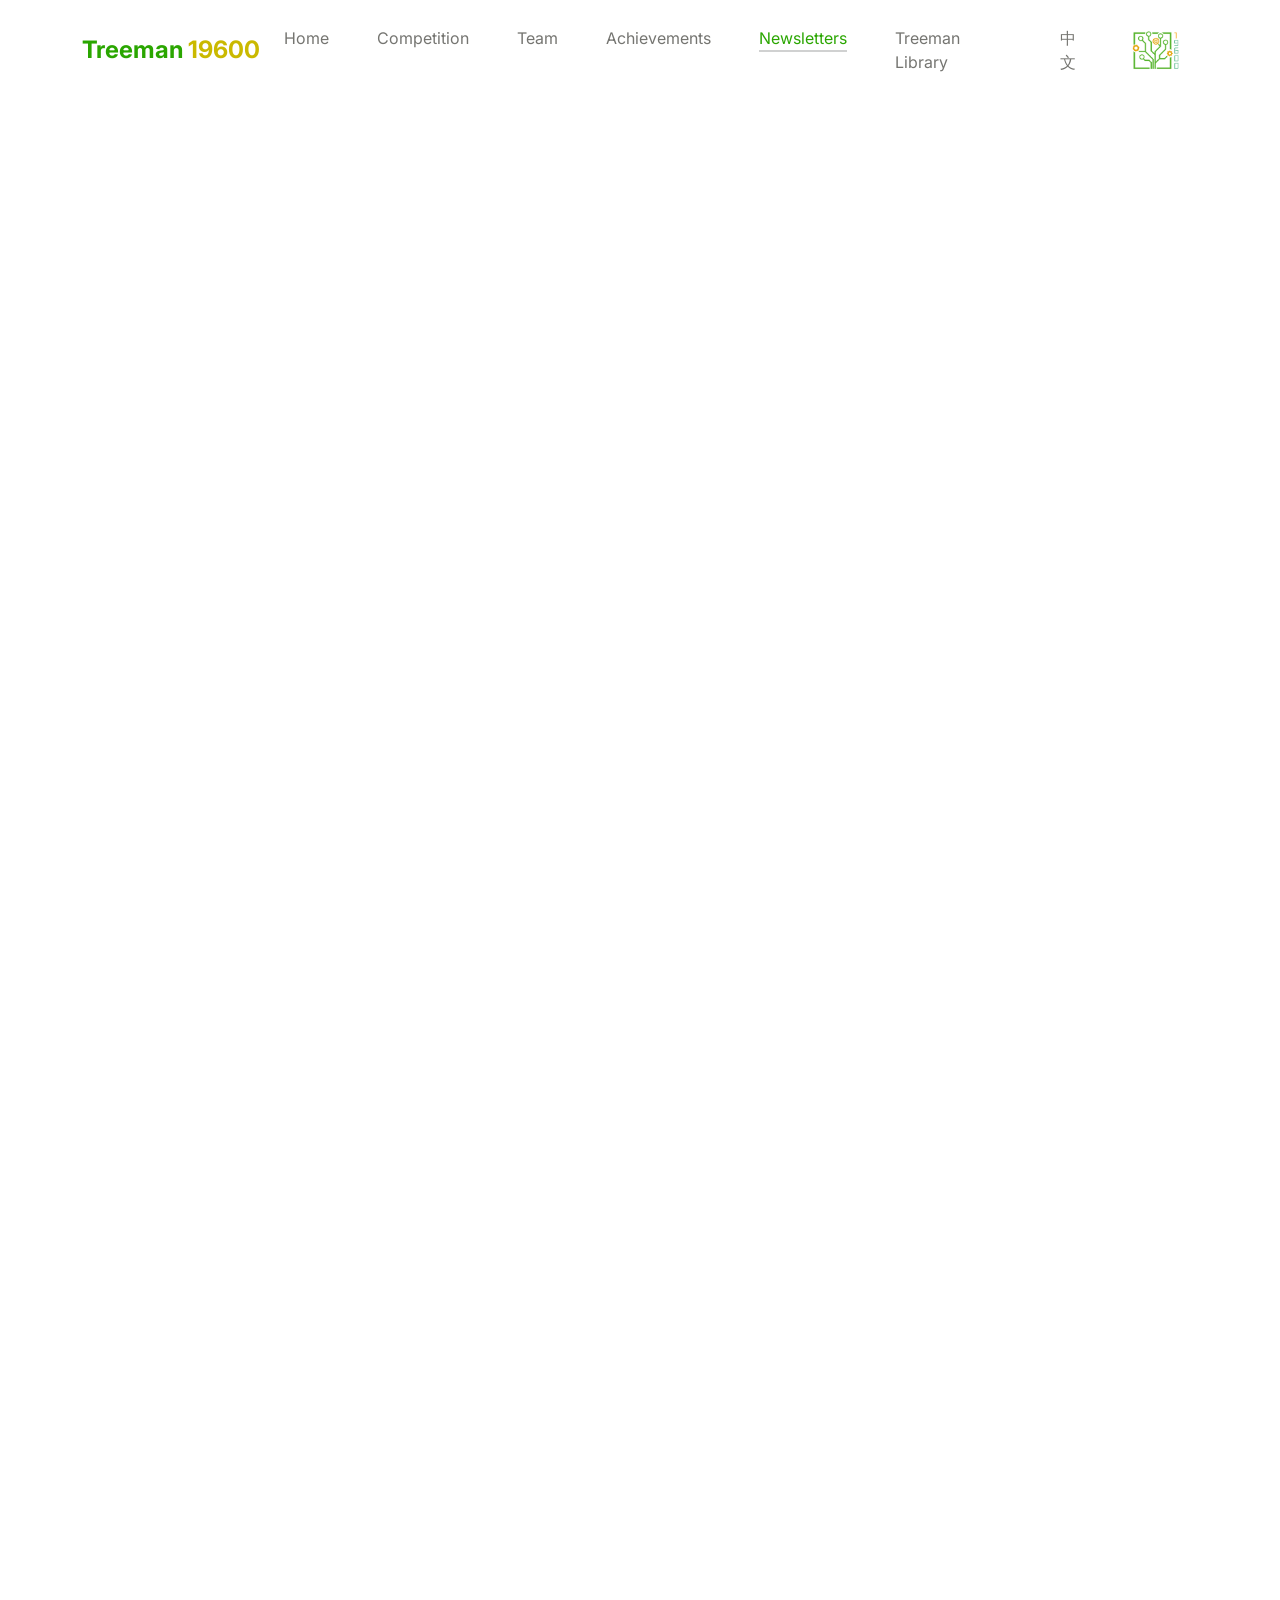
<file: newsletter.html>
<!doctype html>
<html lang="en">
    <head>
        <meta charset="utf-8">
        <meta name="viewport" content="width=device-width, initial-scale=1">

        <meta name="description" content="">
        <meta name="author" content="">

        <title>Treeman 19600 - Newsletters</title>

        <!-- CSS FILES -->
        <link rel="preconnect" href="https://fonts.googleapis.com">

        <link rel="preconnect" href="https://fonts.gstatic.com" crossorigin>

        <link href="https://fonts.googleapis.com/css2?family=Inter:wght@100;300;400;700;900&display=swap" rel="stylesheet">

        <link href="css/bootstrap.min.css" rel="stylesheet">
        <link href="css/bootstrap-icons.css" rel="stylesheet">

        <link rel="stylesheet" href="css/slick.css"/>

        <link href="css/tooplate-little-fashion.css" rel="stylesheet">

        <link rel = "icon" href = "images/htmllogo.ico">
    </head>
    
    <body>

        <!--<section class="preloader">
            <div class="spinner">
                <span class="sk-inner-circle"></span>
            </div>
        </section>-->
    
        <main>

            <nav class="navbar navbar-expand-lg">
                <div class="container">
                    <button class="navbar-toggler" type="button" data-bs-toggle="collapse" data-bs-target="#navbarNav" aria-controls="navbarNav" aria-expanded="false" aria-label="Toggle navigation">
                        <span class="navbar-toggler-icon"></span>
                    </button>

                    <a class="navbar-brand" href="index.html">
                        <strong><span>Treeman</span> 19600</strong>
                    </a>
                    <div class="collapse navbar-collapse" id="navbarNav">
                        <ul class="navbar-nav mx-auto">
                            <li class="nav-item">
                                <a class="nav-link" href="index.html">Home</a>
                            </li>

                            <li class="nav-item">
                                <a class="nav-link" href="competition.html">Competition</a>
                            </li>

                            <li class="nav-item">
                                <a class="nav-link" href="team.html">Team</a>
                            </li>

                            <li class="nav-item">
                                <a class="nav-link" href="achievements.html">Achievements</a>
                            </li>

                            <li class="nav-item">
                                <a class="nav-link active" href="newsletter.html">Newsletters</a>
                            </li>

                            <li class="nav-item"></li>
                                <a class="nav-link" href="gallery.html">Treeman Library</a>
                            </li>

                            <li class="nav-item">
                                <a class="nav-link" href="newsletterCN.html">中文</a>
                            </li>
                        </ul>
                    </div>
                    <a href="#"><img src="images/TreemanLogo.png" height="50" alt="Treeman Logo"></a>
                </div>
            </nav>
            <!--*************************************-->
            <!--<header class="site-header section-padding-img site-header-image">
                <div class="container">
                    <div class="row">

                        <div class="col-lg-6 col-12 header-info">
                            <h1>
                                <span class="d-block text-primary">TREEMAN</span>
                                <span class="d-block text-yellow">19600</span>
                            </h1>
                        </div>-->

                        <section class="slick-slideshow">   
            
                            <div class="slick-custom">
                                <img src="images/newsletter.png" class="img-fluid" alt="">
            
                                <div class="slick-bottom">
                                    <div class="container">
                                        <div class="row">
                                            <div class="col-lg-7 col-10">
                                                <h1 class="slick-title">Newsletters</h1>
            
                                                <p class="lead text-white mt-lg-3 mb-lg-5">Treeman 19600</p>
                                            </div>
                                        </div>
                                    </div>
                                </div>
                            </div>
            
                        </section>

                        <!--<div class="col-lg-6 col-12 header-info">
                            <img src="images/teamimage.jpg" class="header-image" alt="">
                        </div>-->
                    <!--</div>
                </div>

            </header>-->

            <section class="faq section-padding">
                <div class="container">
                    <div class="row">
                        
                        <div class="col-lg-8 col-12">
                            <h2>Newsletters of <span>Treeman 19600</span></h2>

                            <div class="accordion" id="accordionGeneral">


                                <div class="accordion-item">
                                    <h2 class="accordion-header" id="heading2">
                                        <button class="accordion-button collapsed" type="button" data-bs-toggle="collapse" data-bs-target="#accordionGeneral2" aria-expanded="false" aria-controls="accordionGeneral2">
                                        19600 Treeman Gains First Winning Alliance Award in an International FIRST Official Event
                                        </button>
                                    </h2>

                                    <div id="accordionGeneral2" class="accordion-collapse collapse" aria-labelledby="heading2" data-bs-parent="#accordionGeneral">

                                        <div class="accordion-body">
                                            <p class="large-paragraph">
                                                Publish Date: 2025/07/01 <br><br>

                    
                                                The premier event hosted by FIRST is a top tier competition in FTC, just as the World Championship. 19600 Treeman participated in the "Run for the Robots" premier events
                                                 in Lexington, KY, competing robotics with 55 other teams throughout the world.<br><br>

                                                <img src="images/secretariat/s1.png" height="300"><br><br>
                                                <img src="images/secretariat/s2.png" height="300"><br><br>
                                                <img src="images/secretariat/s3.png" height="500"><br><br>


                                                Treeman 19600 was allied with Technosaints Plink 21528 and became the winning alliance in the Secretariat division. Representing Secretariat,
                                                 we competed against the winning alliance in the Man O' War division and won the premier event. Hence, 19600 became the first Chinese team to be part of a winning alliance in an international event like the premier.<br><br>
                                                <img src="images/secretariat/s4.png" height="300"><br><br>
                                                <img src="images/secretariat/s5.png" height="300"><br><br>
                                                <img src="images/secretariat/s6.png" height="300"><br><br>
                                                <img src="images/secretariat/s7.png" height="300"><br><br>

                                                
                                                Through our driver's relentless exercise and our careful design, our robot (named Gloria) helped us gain over 400 points 4 times in the whole event and accounted for the top 6 records of the event.
                                                 Simultaneously, 19600 attained the top OPR among all teams in the event.<br><br>
                                                <img src="images/secretariat/s8.png" height="300"><br><br>
                                                <img src="images/secretariat/s9.png" height="300"><br><br>
                                                <img src="images/secretariat/s10.png" height="300"><br><br>
                                                <img src="images/secretariat/s11.png" height="300"><br><br>

                                                Meanwhile, 19600 won the control award in Secretariat division through our excellent control on field and explanation about everything behind our robot to the judge. In totality, 19600 won 2 trophies for YK Pao School!<br><br>
                                                <img src="images/secretariat/s12.png" height="300"><br><br>
                                                <img src="images/secretariat/s13.png" height="300"><br><br>
                                                <img src="images/secretariat/s14.png" height="300"><br><br>

                                                As to engineering, our unique robotic design attracts FTC's sponsor GoBilda's attention. After displaying many practical designs to GoBilda, 19600 gained the approval and sponsorship from GoBilda.<br><br>
                                                <img src="images/secretariat/s15.png" height="300"><br><br>

                                                As to programming, our approach to visual analysis helped us design an autonomous code that scores 6 samples. 23504 from Brazil came to our PIT to explore visual analysis through Limelight 3A. Many coaches also came to our PIT to explore ways to adjust PID, apply pedro-pathing and designing the best route mathematically through equations such as the Euler-Lagrange function.<br><br>

                                                As to outreach, apart from events such as She Power, Coast to Coast and Unify to Diversify that extends FIRST impact and international bonds, we prepared many Chinese gifts in our PITs to advocate for Chinese traditional culture. We left our emails and contacts for the international teams to extend our bonds in the future.<br><br>
                                                <img src="images/secretariat/s16.png" height="300"><br><br>
                                                <img src="images/secretariat/s17.png" height="300"><br><br>

                                                In conclusion, 19600 treeman has already became an internationally strong team that can represent not only YK Pao but also China to gain glory on fields. We displayed our gracious professionalism through coding, engineering and outreach on and off the field.<br><br>

                                                Meanwhile, 19600 treeman will not end our steps here - we will keep climbing, and we will continue to progress!<br><br>
                                                <a class="nav-link active" href="https://mp.weixin.qq.com/s/P8xqYOcvd1dwu-YzqJ61yw"><button>View the Original Newsletter (in Chinese)</button></a>
                                            </p>
                                        </div>
                                    </div>
                                </div>



                                <div class="accordion-item">
                                    <h2 class="accordion-header" id="heading1">
                                        <button class="accordion-button collapsed" type="button" data-bs-toggle="collapse" data-bs-target="#accordionGeneral1" aria-expanded="false" aria-controls="accordionGeneral1">
                                        2024-2025 Season: "Into the Deep"
                                        </button>
                                    </h2>

                                    <div id="accordionGeneral1" class="accordion-collapse collapse" aria-labelledby="heading1" data-bs-parent="#accordionGeneral">

                                        <div class="accordion-body">
                                            <p class="large-paragraph">
                                                Publish Date: 2024/09/28 <br><br>

                                                During September, FTC official released the competiton manual for the 2024-2025 season, starting the new FTC season "Into the Deep".<br><br>

                                                Apart from the change in manual details every year, the rules underwent a great deal of change in this new season.<br><br>
                                                
                                                Before discussing details of "Into the Deep", we will introduce the change in rules first.<br><br>
                                                
                                                1) During the finals (knockout stage), the number of leagues increased and the number of teams within the league decreased to 2. Simultaneously adopting a double elimination system, leagues that have lost one game can enter the loser group to continue playing.<br><br>

                                                2) The order of promotion to the World Championships during the final national tournament has been changed to Inspiration One, Champions League captain, and Champions League allies. The second place winner of the Inspiration Award will no longer advance to the World Championships.<br><br>
                                        
                                                3) The minor judgment has been reduced to 5 points, and the major judgment has been reduced to 15 points.<br><br>
                                                
                                                4) There is no need to submit a separate application form for the Control Award.<br><br>
                                                
                                                In addition, starting this year, the FTC has officially established regulations on the quality and performance of teams on the field. If there are uncivilized behaviors such as attacks and threats, participants may be punished or even banned.<br><br>
                                                
                                                ---<br><br>

                                                The theme for this season is "Into the Deep". The court is setup like this:<br><br>

                                                <img src="images/articles/1/p1.jpg" height="300"><br><br>
                                                
                                                The structure in the center of the venue is stacked with samples, which will become the main scoring method this year. Robots can pick samples of their own color or universal yellow samples from within the structure. In addition to existing within the structure, six yellow samples will be placed at the six locations marked with white tape on the field before the start of the competition, and three samples of corresponding colors will also be placed at the red/blue tape locations.<br><br>

                                                The team's robots started off against a wall that was surrounded by their own colors. The yellow sample should be placed in the basket on the left side of each team. 2 points on the ground, 4 points on the low frame, and 8 points on the high frame.<br><br>

                                                The color samples of their own team should be transported to the area on the right-hand side of the tape frame by the predecessors, and then human players can combine the black hook with the samples to become specimens.<br><br>

                                                <img src="images/articles/1/p2.jpg" height="300"><br><br>

                                                <img src="images/articles/1/p3.jpg" height="300"><br><br>

                                                After the person exits the venue through projection, the robot hangs the specimen on the corresponding colored stem in the central structure of the venue. Low pole earns 6 points, high pole earns 10 points.<br><br>

                                                Compared to previous competitions, the automatic phase of this round of "Deep Sea Sampling" does not have a special scoring method outside of docking. During the automatic phase, the robot can pre load either an assembled specimen or an unassembled sample. After the automatic phase is completed, it can be parked at the corner of the side track or adjacent pole, earning 3 points. The remaining scoring methods are no different from the manual stage.<br><br>

                                                At the end of the phase, the robot can choose to park or climb within the area marked with white tape. Stopping for 3 points, climbing to the first pole earns 15 points, and climbing to the second pole earns 30 points.<br><br>

                                                The above are the general rules of this "Deep Sea Sampling". Wishing all participating teams to achieve their desired results.<br><br>
                                                <a class="nav-link active" href="https://mp.weixin.qq.com/s/P8xqYOcvd1dwu-YzqJ61yw"><button>View the Original Newsletter (in Chinese)</button></a>
                                            </p>
                                        </div>
                                    </div>
                                </div>
                                <div class="accordion-item">
                                    <h2 class="accordion-header" id="headingThree">
                                        <button class="accordion-button collapsed" type="button" data-bs-toggle="collapse" data-bs-target="#accordionGeneralThree" aria-expanded="false" aria-controls="accordionGeneralThree">
                                        Archived Newsletters from Season 2023-2024 (in Chinese)
                                        </button>
                                    </h2>

                                    <div id="accordionGeneralThree" class="accordion-collapse collapse" aria-labelledby="headingThree" data-bs-parent="#accordionGeneral">

                                        <div class="accordion-body">
                                            
                                                <a class="nav-link active" href="https://mp.weixin.qq.com/s/0m_VTJkyofOL7nFYu5PQ1w"><button>Volunteer at Shanghai Qualifier / In School Informal Competition</button></a>
                                                <a class="nav-link active" href="https://mp.weixin.qq.com/s/EkBXxbIz9ZyasLzmKCHD1w"><button>2023 Sharing Session after Qualifier</button></a>
                                                <a class="nav-link active" href="https://mp.weixin.qq.com/s/JmRy3Yq2f1qbfEe5uBiV9g"><button>19600 in Chongqing Qualifier</button></a>
                                                <a class="nav-link active" href="https://mp.weixin.qq.com/s/QgvWeHA_2NfYSScYD4-2pw"><button>The Conclusion of SHE POWER Event 2023-2024</button></a>
                                                <a class="nav-link active" href="https://mp.weixin.qq.com/s/ziZkaMCVjGmcm6z2VLzucw"><button>SHE POWER Event</button></a>
                                                <a class="nav-link active" href="https://mp.weixin.qq.com/s/84yVKPF_0Vl0YAxnxInGGg"><button>About 2023-2024 Season "Centerstage"</button></a>
                                                <a class="nav-link active" href="https://mp.weixin.qq.com/s/aBrfl-bRX4Acqms2_IrbIA"><button>A Discussion over Chassis</button></a>
                                                <a class="nav-link active" href="https://mp.weixin.qq.com/s/Ulq98eNOiF9lUOQoDRkr3w"><button>Who are we? Where are we from? What shall we do?</button></a>
                                        </div>
                                    </div>
                                </div>

                            </div>
                            

                            </div>
                            <p><br></p>
                        </div>

                    </div>
                </div>
            </section>

        </main>

        <footer class="site-footer">
            <div class="container">
                <div class="row">

                    <div class="col-lg-3 col-10 me-auto mb-4">
                        <CENTER><h4 class="text-white mb-3"><a href="index.html">Treeman</a> 19600</h4></CENTER>
                        <CENTER><img src="images/TreemanLogo.png" height="100"></CENTER>
                    </div>

                    <div class="col-lg-5 col-8">
                        <h5 class="text-white mb-3">Sitemap</h5>

                        <ul class="footer-menu d-flex flex-wrap">
                            <li class="footer-menu-item2"><a href="team.html" class="footer-menu-link">About our Team</a></li>

                            <li class="footer-menu-item2"><a href="achievements.html" class="footer-menu-link">About our Achievements</a></li>

                            <li class="footer-menu-item2"><a href="competition.html" class="footer-menu-link">About this Competition</a></li>

                            <li class="footer-menu-item2"><a href="gallery.html" class="footer-menu-link">Our Library</a></li>

                            <li class="footer-menu-item2"><a href="newsletter.html" class="footer-menu-link">Our Newsletters</a></li>

                            <li class="footer-menu-item2"><a href="index.html" class="footer-menu-link">Home</a></li>

                        </ul>
                    </div>

                    <div class="col-lg-3 col-4">
                        <h5 class="text-white mb-3">See Videos (in Youtube)</h5>
                        <ul class="social-icon">
                            <li class="footer-menu-item"><a class="footer-menu-link">Our Team's Introduction:</a>
                            <a href="https://youtu.be/zdzo_euz--s?si=G-Let6dZY_4gcpvt" class="social-icon-link bi-youtube"></a></li>
                            <br><li class="footer-menu-item"><a class="footer-menu-link">FIRST Tech Challenge Introduction:</a>
                            <a href="https://youtu.be/-exSmCcoY1E?si=EEnc6jbMRxUayWcB" class="social-icon-link bi-youtube"></a></li>
                            <br><li class="footer-menu-item"><a class="footer-menu-link">2024-25 Season Topic Introduction:</a>
                            <a href="https://youtu.be/ewlDPvRK4U4?si=wa7lsWLaxX4VgIJk" class="social-icon-link bi-youtube"></a></li>

                            
                        </ul>
                    </div>

                </div>
            </div>
        </footer>

        <!-- JAVASCRIPT FILES -->
        <script src="js/jquery.min.js"></script>
        <script src="js/bootstrap.bundle.min.js"></script>
        <script src="js/Headroom.js"></script>
        <script src="js/jQuery.headroom.js"></script>
        <script src="js/slick.min.js"></script>
        <script src="js/custom.js"></script>

    </body>
</html>
</file>
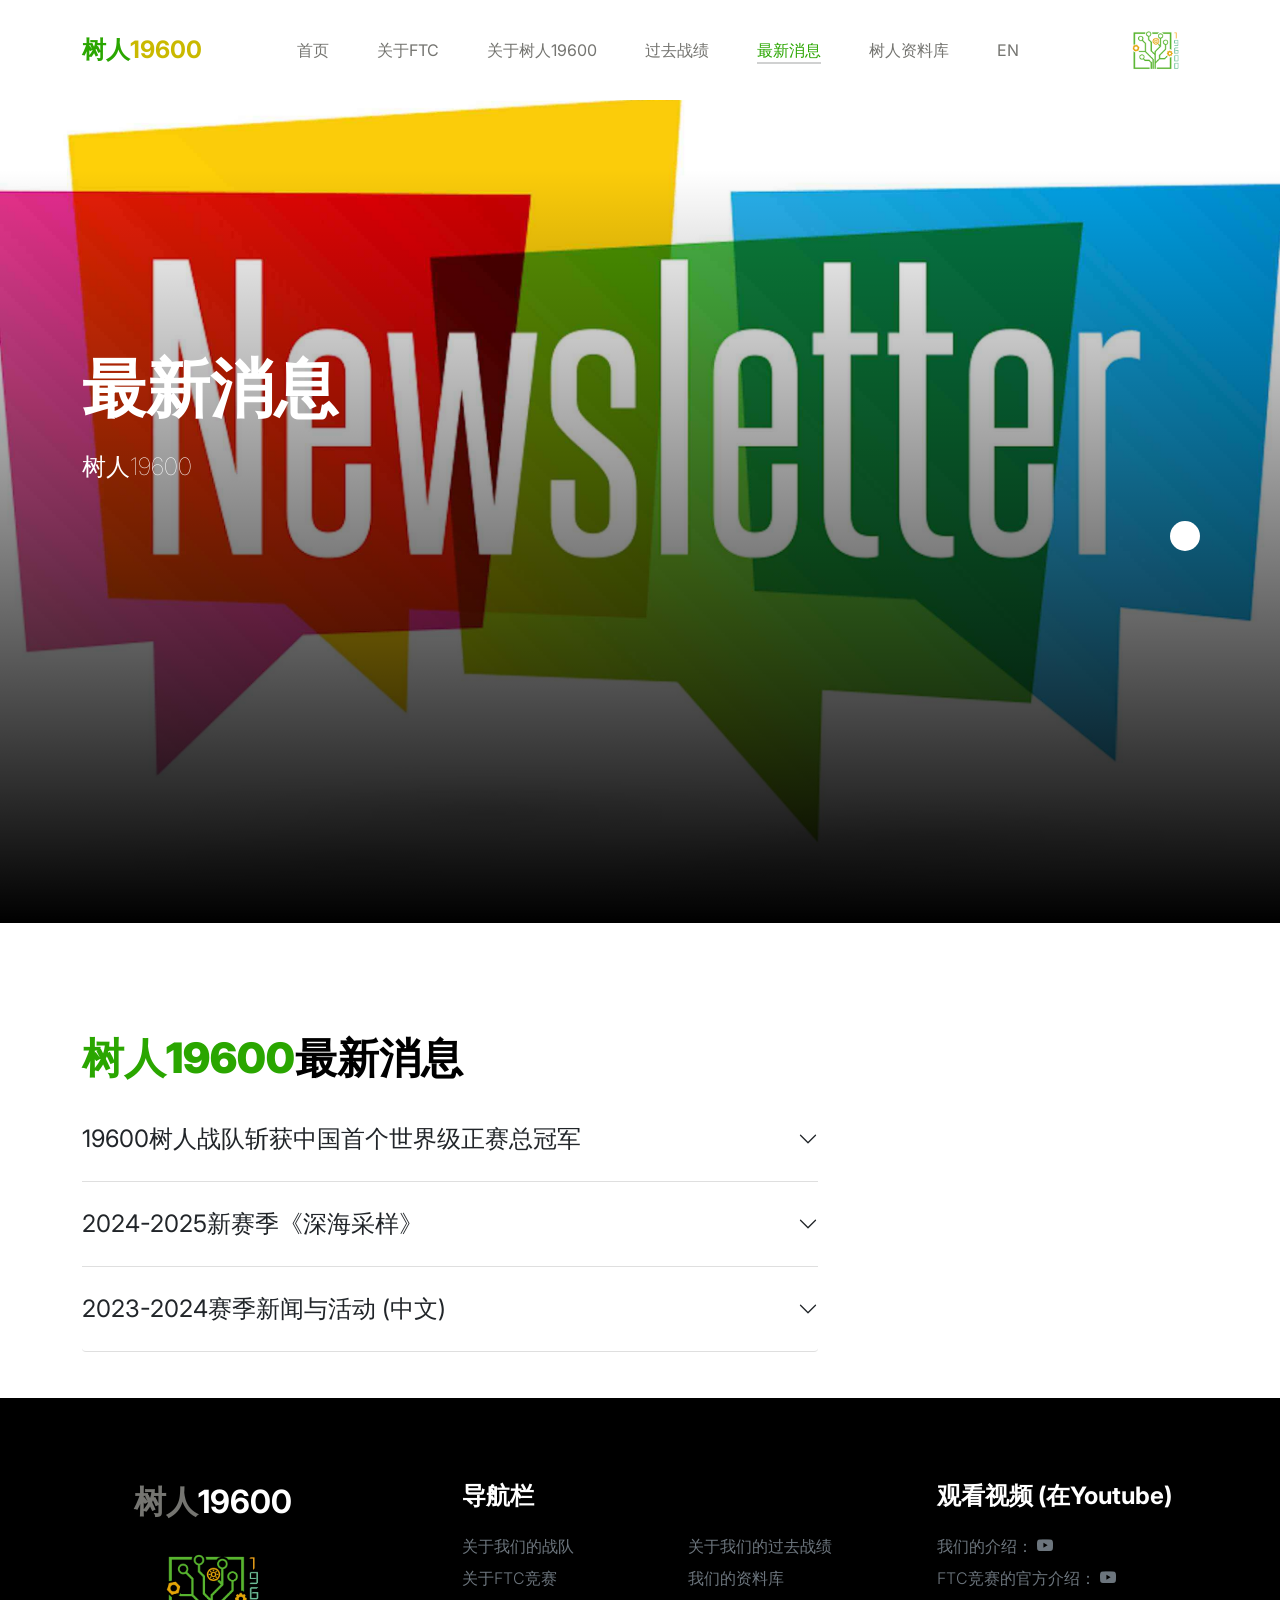
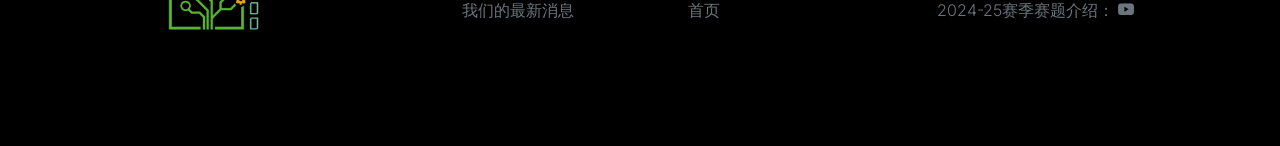
<file: newsletterCN.html>
<!doctype html>
<html lang="cn">
    <head>
        <meta charset="utf-8">
        <meta name="viewport" content="width=device-width, initial-scale=1">

        <meta name="description" content="">
        <meta name="author" content="">

        <title>树人19600队 - 最新消息</title>

        <!-- CSS FILES -->
        <link rel="preconnect" href="https://fonts.googleapis.com">

        <link rel="preconnect" href="https://fonts.gstatic.com" crossorigin>

        <link href="https://fonts.googleapis.com/css2?family=Inter:wght@100;300;400;700;900&display=swap" rel="stylesheet">

        <link href="css/bootstrap.min.css" rel="stylesheet">
        <link href="css/bootstrap-icons.css" rel="stylesheet">

        <link rel="stylesheet" href="css/slick.css"/>

        <link href="css/tooplate-little-fashion.css" rel="stylesheet">

        <link rel = "icon" href = "images/htmllogo.ico">
    </head>
    
    <body>

        <!--<section class="preloader">
            <div class="spinner">
                <span class="sk-inner-circle"></span>
            </div>
        </section>-->
    
        <main>

            <nav class="navbar navbar-expand-lg">
                <div class="container">
                    <button class="navbar-toggler" type="button" data-bs-toggle="collapse" data-bs-target="#navbarNav" aria-controls="navbarNav" aria-expanded="false" aria-label="Toggle navigation">
                        <span class="navbar-toggler-icon"></span>
                    </button>

                    <a class="navbar-brand" href="indexCN.html">
                        <strong><span>树人</span>19600</strong>
                    </a>

                    <div class="collapse navbar-collapse" id="navbarNav">
                        <ul class="navbar-nav mx-auto">
                            <li class="nav-item">
                                <a class="nav-link" href="indexCN.html">首页</a>
                            </li>

                            <li class="nav-item">
                                <a class="nav-link" href="competitionCN.html">关于FTC</a>
                            </li>

                            <li class="nav-item">
                                <a class="nav-link" href="teamCN.html">关于树人19600</a>
                            </li>

                            <li class="nav-item">
                                <a class="nav-link" href="achievementsCN.html">过去战绩</a>
                            </li>

                            <li class="nav-item">
                                <a class="nav-link active" href="newsletterCN.html">最新消息</a>
                            </li>

                            <li class="nav-item">
                                <a class="nav-link" href="galleryCN.html">树人资料库</a>
                            </li>

                            <li class="nav-item">
                                <a class="nav-link" href="newsletter.html">EN</a>
                            </li>
                        </ul>
                    </div>
                    <a href="#"><img src="images/TreemanLogo.png" height="50" alt="Treeman Logo"></a>
                </div>
            </nav>
            <!--*************************************-->
            <!--<header class="site-header section-padding-img site-header-image">
                <div class="container">
                    <div class="row">

                        <div class="col-lg-6 col-12 header-info">
                            <h1>
                                <span class="d-block text-primary">TREEMAN</span>
                                <span class="d-block text-yellow">19600</span>
                            </h1>
                        </div>-->

                        <section class="slick-slideshow">   
            
                            <div class="slick-custom">
                                <img src="images/newsletter.png" class="img-fluid" alt="">
            
                                <div class="slick-bottom">
                                    <div class="container">
                                        <div class="row">
                                            <div class="col-lg-7 col-10">
                                                <h1 class="slick-title">最新消息</h1>
            
                                                <p class="lead text-white mt-lg-3 mb-lg-5">树人19600</p>
                                            </div>
                                        </div>
                                    </div>
                                </div>
                            </div>
            
                        </section>

                        <!--<div class="col-lg-6 col-12 header-info">
                            <img src="images/teamimage.jpg" class="header-image" alt="">
                        </div>-->
                    <!--</div>
                </div>

            </header>-->

            <section class="faq section-padding">
                <div class="container">
                    <div class="row">
                        <!--增加newsletter时，复制tab，橙色字的数字需要更改-->
                        <div class="col-lg-8 col-12">
                            <h2><span>树人19600</span>最新消息</h2>

                            <div class="accordion" id="accordionGeneral">


                                <div class="accordion-item">
                                    <h2 class="accordion-header" id="heading2">
                                        <button class="accordion-button collapsed" type="button" data-bs-toggle="collapse" data-bs-target="#accordionGeneral2" aria-expanded="false" aria-controls="accordionGeneral2">
                                        19600树人战队斩获中国首个世界级正赛总冠军
                                        </button>
                                    </h2>

                                    <div id="accordionGeneral2" class="accordion-collapse collapse" aria-labelledby="heading2" data-bs-parent="#accordionGeneral">

                                        <div class="accordion-body">
                                            <p class="large-paragraph">
                                                发布日期: 2025/07/01 <br><br>

                                                超级联赛是First 主办的与世锦赛平级的最高等级正式赛事。我们包校树人19600战队于6/25号代表中国赴往美国肯塔基州参加超级联赛，与来自世界各地的55支顶尖队伍同台竞技。<br><br>

                                                <img src="images/secretariat/s1.png" height="300"><br><br>
                                                <img src="images/secretariat/s2.png" height="300"><br><br>
                                                <img src="images/secretariat/s3.png" height="500"><br><br>

                                                最终树人19600与21528队伍作为冠军联盟，一齐斩获Secretariat分区冠军，并代表Secretariat出战对阵Man'o War赛区再次取得总区冠军。19600战队成为了是中国FTC赛事历史上第一支拿到世界级赛事的冠军荣耀的队伍。<br><br>
                                                <img src="images/secretariat/s4.png" height="300"><br><br>
                                                <img src="images/secretariat/s5.png" height="300"><br><br>
                                                <img src="images/secretariat/s6.png" height="300"><br><br>
                                                <img src="images/secretariat/s7.png" height="300"><br><br>

                                                凭借操作手的刻苦训练以及机器人自动阶段与手动阶段的优异性能，19600战队在参加的15场比赛中共达到了4次400分以上的成绩，整场赛事的前6场最高分也都被树人收入囊中。同时，19600战队还成为了全场最高的平均手动阶段分数的拥有者，场均平均分也位列第一。<br><br>
                                                <img src="images/secretariat/s8.png" height="300"><br><br>
                                                <img src="images/secretariat/s9.png" height="300"><br><br>
                                                <img src="images/secretariat/s10.png" height="300"><br><br>
                                                <img src="images/secretariat/s11.png" height="300"><br><br>

                                                在夺得冠军的同时，19600还凭借场上场下优异的技术控制能力，在pit区答辩中从工程设计与程序架构多个角度折服了裁判，获得了本场超级联赛的控制奖。19600成功为包校夺得了两只代表荣誉的奖杯！<br><br>
                                                <img src="images/secretariat/s12.png" height="300"><br><br>
                                                <img src="images/secretariat/s13.png" height="300"><br><br>
                                                <img src="images/secretariat/s14.png" height="300"><br><br>

                                                工程方面，我们独特的机器人设计吸引来了FTC官方零件赞助商GoBilda官方人员的围观，在展示了我们机器人一系列创新实用的设计之后，19600收获了GoBilda的官方认可，并获赠了GoBilda的贴纸以及吊带。<br><br>
                                                <img src="images/secretariat/s15.png" height="300"><br><br>

                                                编程方面，在见识到我们机器稳定的6块自动，听到评委对19600控制奖的颁奖词后，来自巴西的获得了启发奖的队伍23504 spacetech队伍前来我们pit区寻求Limelight 3A视觉模块的经验。多队教练也前来交流底盘调PID，公式推导与运用方面的经验。<br><br>

                                                外联方面，除开19600在赛前举办的诸如She Power, Coast to Coast, Unify to Diversify等扩大First影响力，促进国际联结的国际级别活动之外，赛场中我们还在pit区准备了许多来自中国的外联物资，弘扬了中国传统文化。我们还与赛场上的国际队伍留下了邮箱联系方式，以促进日后的紧密联结。<br><br>
                                                <img src="images/secretariat/s16.png" height="300"><br><br>
                                                <img src="images/secretariat/s17.png" height="300"><br><br>

                                                总之，19600树人战队已经正式化茧成蝶成为了一支国际强队，能代表包玉刚在世界级正赛赛场上夺得多种荣耀。19600编程，工程，外联各方面的实力也展现了队员们的专业能力，同时弘扬了First精神——Gracious Professionalism。<br><br>

                                                同时，19600树人不会驻足于一次的荣耀中。放眼未来，树人战队会继续深耕，场上场外全面发展，在世界上代表包玉刚夺得更多耀眼的成绩！<br><br>
                                            
                                                <a class="nav-link active" href="https://mp.weixin.qq.com/s/aXCKExxvbxIFgppAR9MOHg"><button>查看原文(中文)</button></a>
                                            </p>
                                        </div>
                                    </div>
                                </div>


                                <div class="accordion-item">
                                    <h2 class="accordion-header" id="heading1">
                                        <button class="accordion-button collapsed" type="button" data-bs-toggle="collapse" data-bs-target="#accordionGeneral1" aria-expanded="false" aria-controls="accordionGeneral1">
                                        2024-2025新赛季《深海采样》
                                        </button>
                                    </h2>

                                    <div id="accordionGeneral1" class="accordion-collapse collapse" aria-labelledby="heading1" data-bs-parent="#accordionGeneral">

                                        <div class="accordion-body">
                                            <p class="large-paragraph">
                                                发布日期: 2024/09/28 <br><br>

                                                在本月初，First Tech Challenge 官方发布了新一届赛季手册，意味着新一届FTC挑战赛《深海采样》的开始。<br><br>

                                                本届挑战赛除去一年一度的轮换比赛模式与上一年产生的变化外，规则上也产生了相当大的变化。<br><br>
                                                
                                                在介绍本届《深海采样》具体内容前，笔者将先选些较为重要的赛制变化进行着重分享。<br><br>
                                                
                                                1）决赛（淘汰赛）时期，联盟数量增多，联盟内队伍数量减少到2队。同时采用双败淘汰制，输了一场比赛的联盟可以进入败者组继续比赛。<br><br>
                                                
                                                2）最终国赛时晋级世锦赛的顺位变为启发一，冠军联盟队长，以及冠军联盟盟友。启发奖第二名不再晋级世锦赛。<br><br>
                                                
                                                3）小判变为5分，大判变为15分。<br><br>
                                                
                                                4）控制奖无需再单独提交申请表单。<br><br>
                                                
                                                另，今年开始，FTC官方对队伍在赛场上的素质表现进行了规定，如果出现攻击，威胁等不文明行为的话，参与者可能会被处罚甚至禁赛。<br><br>
                                                
                                                ---<br><br>
                                                
                                                本届FTC挑战赛的主题为《深海采样》。场地的设置如下图：<br><br>

                                                <img src="images/articles/1/p1.jpg" height="300"><br><br>
                                                
                                                场地中央处的结构内堆放着样本，这些样本将成为今年主要的得分方式。机器人可以从结构内拣取属于自己颜色的样本，或者黄色的通用样本。样本除了存在于结构内，在场地上由白色胶带标出的6处地点将在比赛开始前放上6块黄色样本，红色/蓝色胶带处也将存在各3片对应颜色的样本。<br><br>

                                                队伍的机器人起始于靠自身颜色一片的墙边。黄色样本应被放置在在各队伍左手边的篮子处。地面上得2分，低框4分，高框8分。<br><br>

                                                自己队伍的颜色的样本应先辈运送到右手边胶带框处的区域后，人类玩家再将黑色钩子与样本结合，变成标本。<br><br>

                                                <img src="images/articles/1/p2.jpg" height="300"><br><br>

                                                <img src="images/articles/1/p3.jpg" height="300"><br><br>

                                                人玩投影退出场地后由机器人将标本挂在场地中央结构对应颜色的衍杆上。低杆得6分，高杆得10分。<br><br>

                                                相较于往届比赛，本轮《深海采样》的自动阶段并没有停靠外的特殊得分方式。自动阶段时，机器人可以预装载一个组装好的标本或者一个未组装的样本。自动阶段结束后可贴着衍杆/本侧场地的角停靠，得3分。剩余的得分方式都与手动阶段无异。<br><br>

                                                结束阶段时，机器人可以选择停靠或者在白色胶带勾出的区域内爬升。停靠3分，爬到第一根杆子上得15分，第二根杆子得30分。<br><br>

                                                以上就是本次《深海采样》的大致规则了，祝愿所有参赛队伍都能拿到心仪的战绩！<br><br>
                                                <a class="nav-link active" href="https://mp.weixin.qq.com/s/P8xqYOcvd1dwu-YzqJ61yw"><button>查看原文(中文)</button></a>
                                            </p>
                                        </div>
                                    </div>
                                </div>

                                <div class="accordion-item">
                                    <h2 class="accordion-header" id="headingG">
                                        <button class="accordion-button collapsed" type="button" data-bs-toggle="collapse" data-bs-target="#accordionGeneralG" aria-expanded="false" aria-controls="accordionGeneralG">
                                        2023-2024赛季新闻与活动 (中文)
                                        </button>
                                    </h2>

                                    <div id="accordionGeneralG" class="accordion-collapse collapse" aria-labelledby="headingG" data-bs-parent="#accordionGeneral">

                                        <div class="accordion-body">
                                            
                                            <a class="nav-link active" href="https://mp.weixin.qq.com/s/0m_VTJkyofOL7nFYu5PQ1w"><button>上海资格赛落幕&包玉刚校内表演赛</button></a>
                                            <a class="nav-link active" href="https://mp.weixin.qq.com/s/EkBXxbIz9ZyasLzmKCHD1w"><button>2023资格赛赛后分享会</button></a>
                                            <a class="nav-link active" href="https://mp.weixin.qq.com/s/JmRy3Yq2f1qbfEe5uBiV9g"><button>FTC重庆赛区｜技术与团队精神的胜利</button></a>
                                            <a class="nav-link active" href="https://mp.weixin.qq.com/s/QgvWeHA_2NfYSScYD4-2pw"><button>SHE POWER落幕: 共赴STEM领域的精彩旅程</button></a>
                                            <a class="nav-link active" href="https://mp.weixin.qq.com/s/ziZkaMCVjGmcm6z2VLzucw"><button>SHE POWER: 女性力量闪耀科技舞台</button></a>
                                            <a class="nav-link active" href="https://mp.weixin.qq.com/s/84yVKPF_0Vl0YAxnxInGGg"><button>2023-2024“中央舞台”赛制介绍</button></a>
                                            <a class="nav-link active" href="https://mp.weixin.qq.com/s/aBrfl-bRX4Acqms2_IrbIA"><button>论全向底盘</button></a>
                                            <a class="nav-link active" href="https://mp.weixin.qq.com/s/Ulq98eNOiF9lUOQoDRkr3w"><button>我们是谁？从哪里来？要干什么？</button></a>
                                    </div>
                                    </div>
                                </div>

                            </div>
                            

                            </div>
                            <p><br></p>
                        </div>

                    </div>
                </div>
            </section>

        </main>

        <footer class="site-footer">
            <div class="container">
                <div class="row">

                    <div class="col-lg-3 col-10 me-auto mb-4">
                        <CENTER><h4 class="text-white mb-3"><a href="index.html">树人</a>19600</h4></CENTER>
                        <CENTER><img src="images/TreemanLogo.png" height="100"></CENTER>
                    </div>

                    <div class="col-lg-5 col-8">
                        <h5 class="text-white mb-3">导航栏</h5>

                        <ul class="footer-menu d-flex flex-wrap">
                            <li class="footer-menu-item2"><a href="teamCN.html" class="footer-menu-link">关于我们的战队</a></li>

                            <li class="footer-menu-item2"><a href="achievementsCN.html" class="footer-menu-link">关于我们的过去战绩</a></li>

                            <li class="footer-menu-item2"><a href="competitionCN.html" class="footer-menu-link">关于FTC竞赛</a></li>

                            <li class="footer-menu-item2"><a href="galleryCN.html" class="footer-menu-link">我们的资料库</a></li>

                            <li class="footer-menu-item2"><a href="newsletterCN.html" class="footer-menu-link">我们的最新消息</a></li>

                            <li class="footer-menu-item2"><a href="indexCN.html" class="footer-menu-link">首页</a></li>
                        </ul>
                    </div>

                    <div class="col-lg-3 col-4">
                        <h5 class="text-white mb-3">观看视频 (在Youtube)</h5>
                        <ul class="social-icon">
                            <li class="footer-menu-item"><a class="footer-menu-link">我们的介绍：</a>
                            <a href="https://youtu.be/zdzo_euz--s?si=G-Let6dZY_4gcpvt" class="social-icon-link bi-youtube"></a></li>
                            <br><li class="footer-menu-item"><a class="footer-menu-link">FTC竞赛的官方介绍：</a>
                            <a href="https://youtu.be/-exSmCcoY1E?si=EEnc6jbMRxUayWcB" class="social-icon-link bi-youtube"></a></li>
                            <br><li class="footer-menu-item"><a class="footer-menu-link">2024-25赛季赛题介绍：</a>
                            <a href="https://youtu.be/ewlDPvRK4U4?si=wa7lsWLaxX4VgIJk" class="social-icon-link bi-youtube"></a></li>
                        </ul>
                    </div>

                </div>
            </div>
        </footer>

        <!-- JAVASCRIPT FILES -->
        <script src="js/jquery.min.js"></script>
        <script src="js/bootstrap.bundle.min.js"></script>
        <script src="js/Headroom.js"></script>
        <script src="js/jQuery.headroom.js"></script>
        <script src="js/slick.min.js"></script>
        <script src="js/custom.js"></script>

    </body>
</html>
</file>
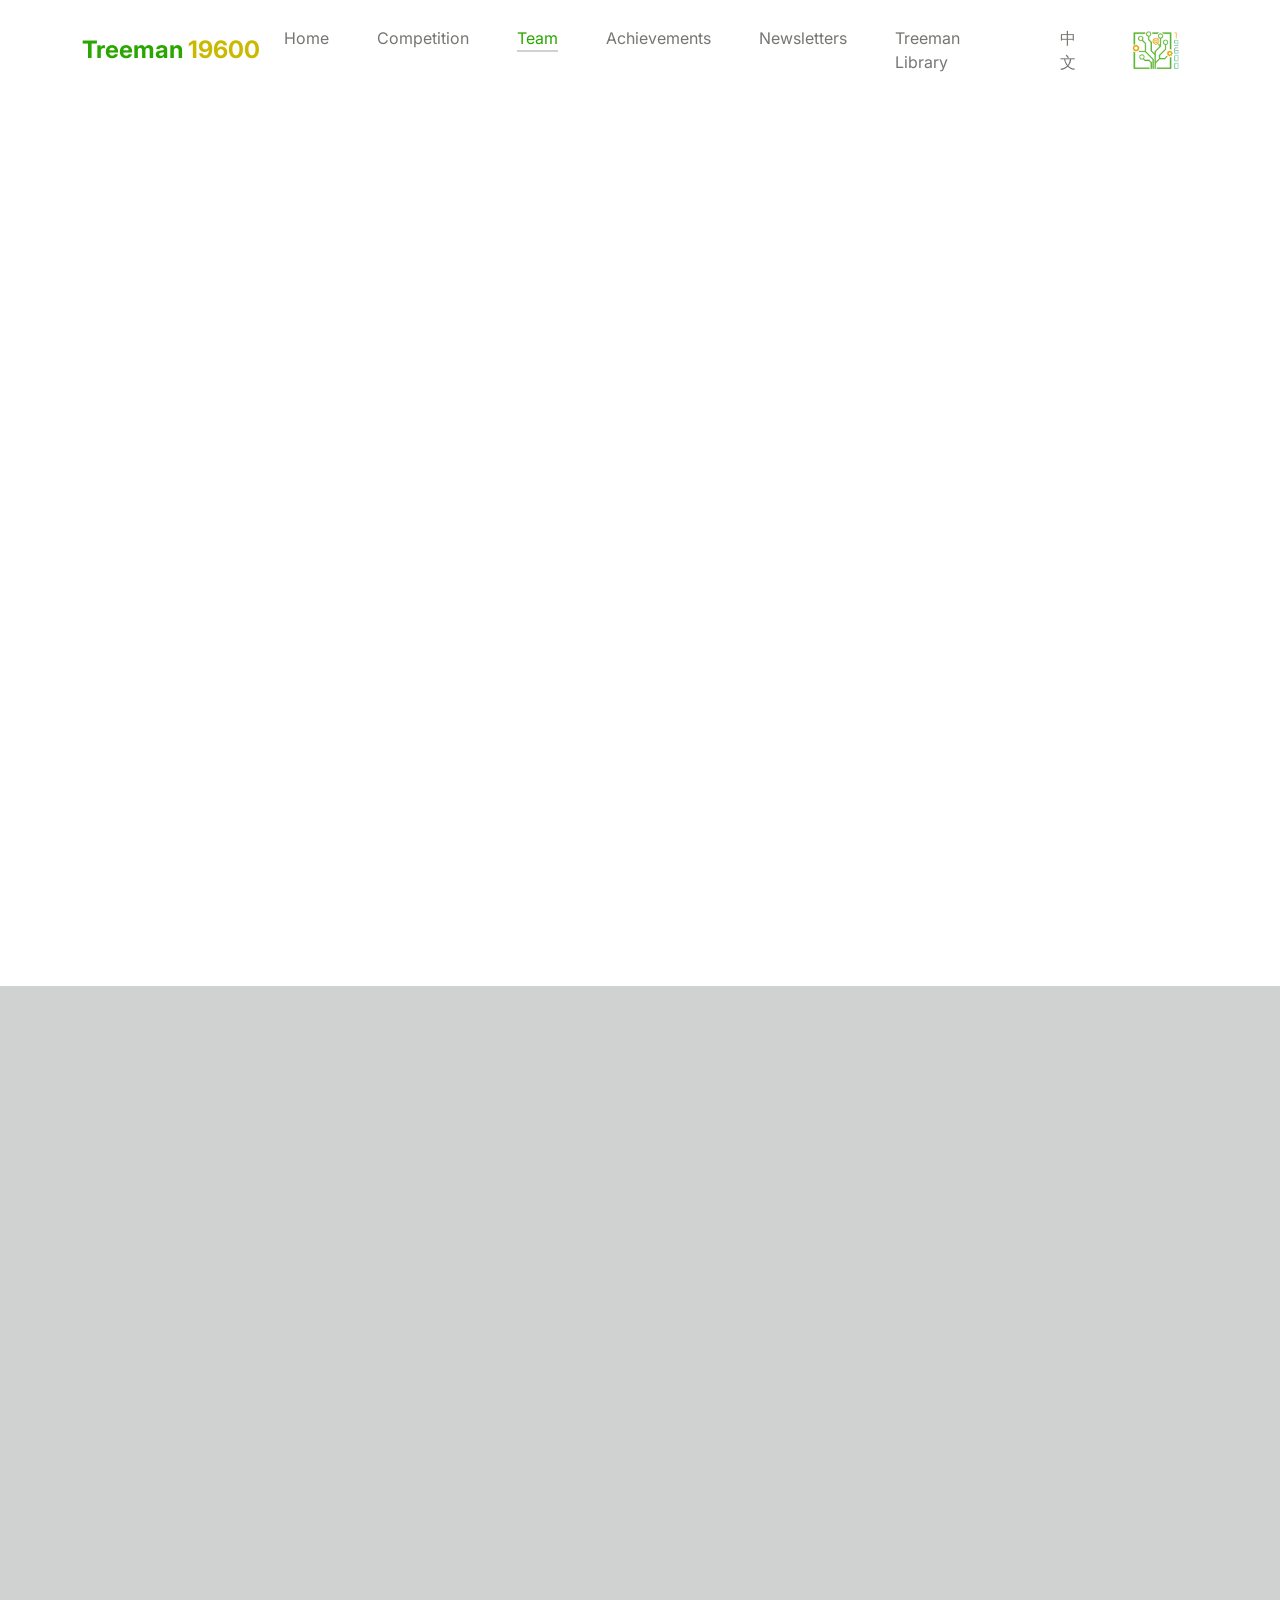
<file: team.html>
<!doctype html>
<html lang="en">
    <head>
        <meta charset="utf-8">
        <meta name="viewport" content="width=device-width, initial-scale=1">

        <meta name="description" content="">
        <meta name="author" content="">

        <title>Treeman 19600 - Our Team</title>

        <!-- CSS FILES -->
        <link rel="preconnect" href="https://fonts.googleapis.com">

        <link rel="preconnect" href="https://fonts.gstatic.com" crossorigin>

        <link href="https://fonts.googleapis.com/css2?family=Inter:wght@100;300;400;700;900&display=swap" rel="stylesheet">

        <link href="css/bootstrap.min.css" rel="stylesheet">
        <link href="css/bootstrap-icons.css" rel="stylesheet">

        <link rel="stylesheet" href="css/slick.css"/>

        <link href="css/tooplate-little-fashion.css" rel="stylesheet">

        <link rel = "icon" href = "images/htmllogo.ico">
    </head>
    
    <body>

        <!--<section class="preloader">
            <div class="spinner">
                <span class="sk-inner-circle"></span>
            </div>
        </section>-->
    
        <main>

            <nav class="navbar navbar-expand-lg">
                <div class="container">
                    <button class="navbar-toggler" type="button" data-bs-toggle="collapse" data-bs-target="#navbarNav" aria-controls="navbarNav" aria-expanded="false" aria-label="Toggle navigation">
                        <span class="navbar-toggler-icon"></span>
                    </button>

                    <a class="navbar-brand" href="index.html">
                        <strong><span>Treeman</span> 19600</strong>
                    </a>

                    <div class="collapse navbar-collapse" id="navbarNav">
                        <ul class="navbar-nav mx-auto">
                            <li class="nav-item">
                                <a class="nav-link" href="index.html">Home</a>
                            </li>

                            <li class="nav-item">
                                <a class="nav-link" href="competition.html">Competition</a>
                            </li>

                            <li class="nav-item">
                                <a class="nav-link active" href="team.html">Team</a>
                            </li>

                            <li class="nav-item">
                                <a class="nav-link" href="achievements.html">Achievements</a>
                            </li>

                            <li class="nav-item">
                                <a class="nav-link" href="newsletter.html">Newsletters</a>
                            </li>

                            <li class="nav-item"></li>
                                <a class="nav-link" href="gallery.html">Treeman Library</a>
                            </li>

                            <li class="nav-item">
                                <a class="nav-link" href="teamCN.html">中文</a>
                            </li>
                        </ul>
                    </div>
                    <a href="#"><img src="images/TreemanLogo.png" height="50" alt="Treeman Logo"></a>
                </div>
            </nav>
            <!-----*****************************-->
            <!--<header class="site-header section-padding-img site-header-image">
                <div class="container">
                    <div class="row">

                        <div class="col-lg-6 col-12 header-info">
                            <h1>
                                <span class="d-block text-primary">TREEMAN</span>
                                <span class="d-block text-yellow">19600</span>
                            </h1>
                        </div>-->

                        <section class="slick-slideshow">   
            
                            <div class="slick-custom">
                                <img src="images/teamimage.jpg" class="img-fluid" alt="">
            
                                <div class="slick-bottom">
                                    <div class="container">
                                        <div class="row">
                                            <div class="col-lg-7 col-10">
                                                <h1 class="slick-title">Our Team</h1>
            
                                                <p class="lead text-white mt-lg-3 mb-lg-5"><span>Treeman</span> 19600</p>
                                            </div>
                                        </div>
                                    </div>
                                </div>
                            </div>

            
                        </section>

                        <!--<div class="col-lg-6 col-12 header-info">
                            <img src="images/teamimage.jpg" class="header-image" alt="">
                        </div>-->
                    <!--</div>
                </div>

            </header>-->

            <section class="team section-padding">
                <div class="container">
                    <div class="row">

                        <div class="col-12">
                            <h2 class="mb-5">Meet Our Team</h2>
                            <p>Our team is varied. Programming members are experienced: some of them started to programme by primary school, and have
                                experiences of computing thousands of codes. The engineering and constructing members are skillful as well. Creative ideas
                                together with diligent working attitudes construct teeny parts into a giant robot with well performance. We also have
                                artistic teammates. They come up with beautiful paintings and moving words to bring more colorness toward our team. The project
                                manager team can't be forgotten as well. Their responsibility as well as their kindness makes this team organized and stronger.</p><br>
                        </div>
                        </div>
                        </div>
                        </section>
                <section class="team section-padding15">
                    <div class="container">
                             <div class="row">
                        <div class="col-lg-4 mb-4 col-12">
                            <div class="team-thumb d-flex align-items-center">
                                <img src="images/people/gloria.png" class="img-fluid custom-circle-image team-image me-4" alt="">

                                <div class="team-info">
                                    <h5 class="mb-0">Gloria Guo</h5>
                                    <strong class="text-muted">Team Captain<br>Head of Programming</strong>

                                    <!-- Button trigger modal -->
                                    <button type="button" class="btn custom-modal-btn" data-bs-toggle="modal" data-bs-target="#gloria">
                                      <i class="bi-plus-circle-fill"></i>
                                    </button>

                                </div>
                            </div>
                        </div>
                        <div class="col-lg-4 mb-4 col-12">
                            <div class="team-thumb d-flex align-items-center">
                                <img src="images/people/patton.png" class="img-fluid custom-circle-image team-image me-4" alt="">

                                <div class="team-info">
                                    <h5 class="mb-0">Patton Lai</h5>
                                    <strong class="text-muted">Project Manager</strong>

                                    <!-- Button trigger modal -->
                                    <button type="button" class="btn custom-modal-btn" data-bs-toggle="modal" data-bs-target="#patton">
                                      <i class="bi-plus-circle-fill"></i>
                                    </button>

                                </div>
                            </div>
                        </div>

                        <div class="col-lg-4 mb-4 col-12">
                            <div class="team-thumb d-flex align-items-center">
                                <img src="images/people/alex.png" class="img-fluid custom-circle-image team-image me-4" alt="">

                                <div class="team-info">
                                    <h5 class="mb-0">Alex Chen</h5>
                                    <strong class="text-muted">Head of Engineering<br>Driver</strong>

                                    <!-- Button trigger modal -->
                                    <button type="button" class="btn custom-modal-btn" data-bs-toggle="modal" data-bs-target="#alex">
                                      <i class="bi-plus-circle-fill"></i>
                                    </button>

                                </div>
                            </div>
                        </div>
                    </div>
                </div>
                    </section>
                    <section class="team section-padding35">
                        <div class="container">
                                 <div class="row">
                            <div class="col-lg-4 mb-4 col-12">
                                <div class="team-thumb d-flex align-items-center">
                                    <img src="images/people/wilson.png" class="img-fluid custom-circle-image team-image me-4" alt="">
    
                                    <div class="team-info">
                                        <h5 class="mb-0">Wilson Shu</h5>
                                        <strong class="text-muted">Outreach (Website)<br>Programmer</strong>
    
                                        <!-- Button trigger modal -->
                                        <button type="button" class="btn custom-modal-btn" data-bs-toggle="modal" data-bs-target="#wilson">
                                          <i class="bi-plus-circle-fill"></i>
                                        </button>
    
                                    </div>
                                </div>
                            </div>
                            <div class="col-lg-4 mb-4 col-12">
                                <div class="team-thumb d-flex align-items-center">
                                    <img src="images/people/sky.png" class="img-fluid custom-circle-image team-image me-4" alt="">
    
                                    <div class="team-info">
                                        <h5 class="mb-0">Sky Liu</h5>
                                        <strong class="text-muted">Outreach (Newsletters)<br>Programmer</strong>
    
                                        <!-- Button trigger modal -->
                                        <button type="button" class="btn custom-modal-btn" data-bs-toggle="modal" data-bs-target="#sky">
                                          <i class="bi-plus-circle-fill"></i>
                                        </button>
    
                                    </div>
                                </div>
                            </div>
    
                            <div class="col-lg-4 mb-4 col-12">
                                <div class="team-thumb d-flex align-items-center">
                                    <img src="images/people/ricky.png" class="img-fluid custom-circle-image team-image me-4" alt="">
    
                                    <div class="team-info">
                                        <h5 class="mb-0">Ricky Lu</h5>
                                        <strong class="text-muted">Outreach<br>Electrical Engineer</strong>
    
                                        <!-- Button trigger modal -->
                                        <button type="button" class="btn custom-modal-btn" data-bs-toggle="modal" data-bs-target="#ricky">
                                          <i class="bi-plus-circle-fill"></i>
                                        </button>
    
                                    </div>
                                </div>
                            </div>
                        </div>
                    </div>
                        </section>
                        <section class="team section-padding55">
                            <div class="container">
                                     <div class="row">
                                <div class="col-lg-4 mb-4 col-12">
                                    <div class="team-thumb d-flex align-items-center">
                                        <img src="images/people/ariana.png" class="img-fluid custom-circle-image team-image me-4" alt="">
        
                                        <div class="team-info">
                                            <h5 class="mb-0">Ariana Cao</h5>
                                            <strong class="text-muted">Outreach</strong>
        
                                            <!-- Button trigger modal -->
                                            <button type="button" class="btn custom-modal-btn" data-bs-toggle="modal" data-bs-target="#ariana">
                                              <i class="bi-plus-circle-fill"></i>
                                            </button>
        
                                        </div>
                                    </div>
                                </div>
                                <div class="col-lg-4 mb-4 col-12">
                                    <div class="team-thumb d-flex align-items-center">
                                        <img src="images/people/jade.png" class="img-fluid custom-circle-image team-image me-4" alt="">
        
                                        <div class="team-info">
                                            <h5 class="mb-0">Jade Zhou</h5>
                                            <strong class="text-muted">Outreach<br>Programmer</strong>
        
                                            <!-- Button trigger modal -->
                                            <button type="button" class="btn custom-modal-btn" data-bs-toggle="modal" data-bs-target="#jade">
                                              <i class="bi-plus-circle-fill"></i>
                                            </button>
        
                                        </div>
                                    </div>
                                </div>
        
                                <div class="col-lg-4 mb-4 col-12">
                                    <div class="team-thumb d-flex align-items-center">
                                        <img src="images/people/emily.png" class="img-fluid custom-circle-image team-image me-4" alt="">
        
                                        <div class="team-info">
                                            <h5 class="mb-0">Emily Jin</h5>
                                            <strong class="text-muted">Programmer</strong>
        
                                            <!-- Button trigger modal -->
                                            <button type="button" class="btn custom-modal-btn" data-bs-toggle="modal" data-bs-target="#emily">
                                              <i class="bi-plus-circle-fill"></i>
                                            </button>
        
                                        </div>
                                    </div>
                                </div>
                            </div>
                        </div>
                            </section>
                            <section class="team section-padding75">
                                <div class="container">
                                         <div class="row">
                                    <div class="col-lg-4 mb-4 col-12">
                                        <div class="team-thumb d-flex align-items-center">
                                            <img src="images/people/roger.png" class="img-fluid custom-circle-image team-image me-4" alt="">
            
                                            <div class="team-info">
                                                <h5 class="mb-0">Roger Chu</h5>
                                                <strong class="text-muted">Mechanical Engineer</strong>
            
                                                <!-- Button trigger modal -->
                                                <button type="button" class="btn custom-modal-btn" data-bs-toggle="modal" data-bs-target="#roger">
                                                  <i class="bi-plus-circle-fill"></i>
                                                </button>
            
                                            </div>
                                        </div>
                                    </div>
                                    <div class="col-lg-4 mb-4 col-12">
                                        <div class="team-thumb d-flex align-items-center">
                                            <img src="images/people/leo.png" class="img-fluid custom-circle-image team-image me-4" alt="">
            
                                            <div class="team-info">
                                                <h5 class="mb-0">Leo Wang</h5>
                                                <strong class="text-muted">Mechanical Engineer</strong>
            
                                                <!-- Button trigger modal -->
                                                <button type="button" class="btn custom-modal-btn" data-bs-toggle="modal" data-bs-target="#leo">
                                                  <i class="bi-plus-circle-fill"></i>
                                                </button>
            
                                            </div>
                                        </div>
                                    </div>
            
                                    <div class="col-lg-4 mb-4 col-12">
                                        <div class="team-thumb d-flex align-items-center">
                                            <img src="images/people/shawn.png" class="img-fluid custom-circle-image team-image me-4" alt="">
            
                                            <div class="team-info">
                                                <h5 class="mb-0">Shawn Feng</h5>
                                                <strong class="text-muted">Mechanical Engineer<br>Driver</strong>
            
                                                <!-- Button trigger modal -->
                                                <button type="button" class="btn custom-modal-btn" data-bs-toggle="modal" data-bs-target="#shawn">
                                                  <i class="bi-plus-circle-fill"></i>
                                                </button>
            
                                            </div>
                                        </div>
                                    </div>
                                </div>
                            </div>
                                </section>
                                <section class="team section-padding95">
                                    <div class="container">
                                             <div class="row">
                                        <div class="col-lg-4 mb-4 col-12">
                                            <div class="team-thumb d-flex align-items-center">
                                                <img src="images/people/dylan.png" class="img-fluid custom-circle-image team-image me-4" alt="">
                
                                                <div class="team-info">
                                                    <h5 class="mb-0">Dylan Xu</h5>
                                                    <strong class="text-muted">Electrical Engineer<br>Driver</strong>
                
                                                    <!-- Button trigger modal -->
                                                    <button type="button" class="btn custom-modal-btn" data-bs-toggle="modal" data-bs-target="#dylan">
                                                      <i class="bi-plus-circle-fill"></i>
                                                    </button>
                
                                                </div>
                                            </div>
                                        </div>
                                    </div>
                                    <br>
                                </div>
                                    </section>
            <!--Interview? Or general information divided into parts-->
            <section class="testimonial section-padding">
                <div class="container">
                    <div class="row">

                        <div class="col-lg-9 mx-auto col-11">
                            <h2 class="text-center">About <span>Treeman 19600</span> Team</h2>

                            <div class="slick-testimonial">
                                <div class="slick-testimonial-caption">
                                    <CENTER><p class="lead">The treeman 19600 team represents YK Pao High School, and have been one of the strongest teams in Shanghai, China.</p></CENTER>
                                </div>

                                <div class="slick-testimonial-caption">
                                <CENTER><p class="lead">Joining the FIRST Tech Challenge competition for over 8 years, Treeman 19600 team has won a range of awards. Check out 
                                        <a href="achievement.html">our achievements here</a>.</CENTER>
                                    </p>

                                </div>

                                <div class="slick-testimonial-caption">
                                <CENTER><p class="lead">We have excellent members participating in engineering projects, programming projects, outreaching and project managing.</p></CENTER>
                                </div>

                                <div class="slick-testimonial-caption">
                                <CENTER> <p class="lead">We explore the field of knowledge in the FTC challenge. We are excited to encounter and challenge the obstacles that 
                                    come up in this season!</p></CENTER>
                                </div>
                            </div>
                        </div>

                    </div>
                </div>
            </section>

            <section class="team section-padding">
                <div class="container">
                    <div class="row">

                        <div class="col-lg-9 mx-auto col-11">
                            <h2 class="text-center">Sponsors of <span>Treeman 19600</span> Team</h2>
                            <ul>
                                <li><a href="https://gdwservo.com/">
                                    <img src="images/sponsor/gdw.png" height="100"> for assistance on our servo purchase.
                                </a></li>
                            </ul>
                            <h2 class="text-center">Also Special Thanks to</h2>
                            <ul>
                                <li><a href="https://www.fotile.com/">
                                    <img src="images/sponsor/fotile.png" height="100"> , and
                                </a></li><br>
                                <li><a href="https://m.flyco.com/">
                                    <img src="images/sponsor/flyco.png" height="100"> , and
                                </a></li><br>
                                <li><a href="https://hafhaf.com/">
                                    <img src="images/sponsor/hafhaf.png" height="100"> , and
                                </a></li><br>
                                <li><a href="https://www.intel.com/content/www/us/en/homepage.html">
                                    <img src="images/sponsor/intel.png" height="100"> , and
                                </a></li><br>
                                <li><a href="https://m.weibo.cn/u/7946846045?luicode=10000011&lfid=2302837946846045&featurecode=1000000">
                                    <img src="images/sponsor/genzec.png" height="100"> providing us essential support throughout our journey!
                                </a></li>

                            </ul>
                            <br><br>
                        </div>

                    </div>
                </div>
            </section>

        </main>

        <div class="modal fade" id="gloria" tabindex="-1" aria-labelledby="exampleModalLabel" aria-hidden="true">
            <div class="modal-dialog modal-dialog-centered modal-lg">
                <div class="modal-content border-0">
                    <div class="modal-header flex-column">
                        <img src="images/people/gloria.png" height="300" alt="">

                        <br>
                        <h3 class="modal-title" id="exampleModalLabel">Gloria Guo</h3>

                        <h6 class="text-muted">Year 11</h6>

                        <h6 class="text-muted">Team Captain / Head of Programming</h6>

                        <h6 class="text-muted">Contact: s19331@ykpaoschool.cn</h6>

                        <button type="button" class="btn-close" data-bs-dismiss="modal" aria-label="Close"></button>
                    </div>

                    <div class="modal-body">
                        <h5 class="mb-4">Gloria's Profile</h5>

                        <div class="row mb-4">
                            <p>I am Gloria, the captain of 19600. This is my third year participating in FTC. The position I hold is the chief programmer. ​<br><br>

                                The 19600 team is an indispensable part of my STEM experience. It helped me find the direction I love and also made me meet many close friends who are equally passionate about STEM. As the team leader, I want to pass on the sense of belonging I found in the FTC project to other team members, see everyone develop together, and continue to bring glory to the school.
                                </p>
                        </div>
                    </div>
                </div>

            </div>
        </div>

        <div class="modal fade" id="patton" tabindex="-1" aria-labelledby="exampleModalLabel" aria-hidden="true">
            <div class="modal-dialog modal-dialog-centered modal-lg">
                <div class="modal-content border-0">
                    <div class="modal-header flex-column">
                        <img src="images/people/patton.png" height="300" alt="">

                        <br>
                        <h3 class="modal-title" id="exampleModalLabel">Patton Lai</h3>

                        <h6 class="text-muted">Year 12</h6>

                        <h6 class="text-muted">Project Manager</h6>

                        <h6 class="text-muted">Contact: s20407@ykpaoschool.cn</h6>

                        <button type="button" class="btn-close" data-bs-dismiss="modal" aria-label="Close"></button>
                    </div>

                    <div class="modal-body">
                        <h5 class="mb-4">Patton's Profile</h5>

                        <div class="row mb-4">
                            <p>I am Patton from the 19600 Treeman team, and this is my third year participating in the FTC robot competition. ​<br><br>



                                Since the fifth grade of elementary school, I have been enthusiastic about participating in various robot projects and brought this hobby to high school. Last year's competition gave me a deeper understanding of the structure and programming of robots. ​<br><br>
                                
                                
                                
                                I mainly served as the deputy team leader and project manager in the team this year. I hope to learn more about robots in the course and enhance my project management experience through competitions!
                                </p>
                        </div>
                    </div>
                </div>

            </div>
        </div>

        <div class="modal fade" id="alex" tabindex="-1" aria-labelledby="exampleModalLabel" aria-hidden="true">
            <div class="modal-dialog modal-dialog-centered modal-lg">
                <div class="modal-content border-0">
                    <div class="modal-header flex-column">
                        <img src="images/people/alex.png" height="300" alt="">

                        <br>
                        <h3 class="modal-title" id="exampleModalLabel">Alex Chen</h3>

                        <h6 class="text-muted">Year 11</h6>

                        <h6 class="text-muted">Head of Engineering / Driver</h6>

                        <h6 class="text-muted">Contact: s22536@ykpaoschool.cn</h6>

                        <button type="button" class="btn-close" data-bs-dismiss="modal" aria-label="Close"></button>
                    </div>

                    <div class="modal-body">
                        <h5 class="mb-4">Alex's Profile</h5>

                        <div class="row mb-4">
                            <p>I am Alex Chen from 19600. I am an engineer and operator in the team. This year is my third season participating in FTC, and after last year's participation, I have gained a lot of knowledge about FTC projects and robots. In the team, I am responsible for designing robots, repairing robots, and operating them using CAD software Fusion360. I am looking forward to the exciting games of this season.
                                </p>
                        </div>
                    </div>
                </div>

            </div>
        </div>

        <div class="modal fade" id="wilson" tabindex="-1" aria-labelledby="exampleModalLabel" aria-hidden="true">
            <div class="modal-dialog modal-dialog-centered modal-lg">
                <div class="modal-content border-0">
                    <div class="modal-header flex-column">
                        <img src="images/people/wilson.png" height="300" alt="">

                        <br>
                        <h3 class="modal-title" id="exampleModalLabel">Wilson Shu</h3>

                        <h6 class="text-muted">Year 10</h6>

                        <h6 class="text-muted">Outreach (Website) / Programmer</h6>

                        <h6 class="text-muted">Contact: s20326@ykpaoschool.cn</h6>

                        <button type="button" class="btn-close" data-bs-dismiss="modal" aria-label="Close"></button>
                    </div>

                    <div class="modal-body">
                        <h5 class="mb-4">Wilson's Profile</h5>

                        <div class="row mb-4">
                            <p>I am Wilson from the 19600 team. This is my second year participating in FTC19600. I held a programming position in the 19600 team. ​<br><br>

                                Since sixth grade, I have had some programming experience. I am able to flexibly use multiple programming languages, from graphic design in Scratch, to website design in HTML and CSS, to algorithm design in C++, Python, Java, Arduino. I have experience in all of them. In terms of robots, besides FTC, I am also involved in FRC to further understand the design principles of robots and knowledge of robot control. I am interested in science, especially mathematics, physics, and computer science. Besides programming, I am also interested in other positions and directions.
                                </p>
                        </div>
                    </div>
                </div>

            </div>
        </div>

        <div class="modal fade" id="sky" tabindex="-1" aria-labelledby="exampleModalLabel" aria-hidden="true">
            <div class="modal-dialog modal-dialog-centered modal-lg">
                <div class="modal-content border-0">
                    <div class="modal-header flex-column">
                        <img src="images/people/sky.png" height="300" alt="">

                        <br>
                        <h3 class="modal-title" id="exampleModalLabel">Sky Liu</h3>

                        <h6 class="text-muted">Year 10</h6>

                        <h6 class="text-muted">Outreach (Newsletters) / Programmer</h6>

                        <h6 class="text-muted">Contact: s19211@ykpaoschool.cn</h6>

                        <button type="button" class="btn-close" data-bs-dismiss="modal" aria-label="Close"></button>
                    </div>

                    <div class="modal-body">
                        <h5 class="mb-4">Sky's Profile</h5>

                        <div class="row mb-4">
                            <p>I am Sky from 19600, currently in 10th grade. I am a midstream OIer who uses C++ to participate in various online and offline competitions. I have been learning programming for so many years, and without the algorithmic level, I don't know a single word! In this competition, I served as a member of the programming team, constantly learning and applying programming to solve various problems that are truly related to engineering, in order to try to implement this elusive algorithm. Besides programming, I also like playing play badminton very much. I am also responsible for the operation of the Treeman team's WeChat official account. I hope we can achieve good results in the competition in the new year!
                                </p>
                        </div>
                    </div>
                </div>

            </div>
        </div>

        <div class="modal fade" id="ricky" tabindex="-1" aria-labelledby="exampleModalLabel" aria-hidden="true">
            <div class="modal-dialog modal-dialog-centered modal-lg">
                <div class="modal-content border-0">
                    <div class="modal-header flex-column">
                        <img src="images/people/ricky.png" height="300" alt="">

                        <br>
                        <h3 class="modal-title" id="exampleModalLabel">Ricky Lu</h3>

                        <h6 class="text-muted">Year 10</h6>

                        <h6 class="text-muted">Outreach / Electrical Engineer</h6>

                        <h6 class="text-muted">Contact: s20323@ykpaoschool.cn</h6>

                        <button type="button" class="btn-close" data-bs-dismiss="modal" aria-label="Close"></button>
                    </div>

                    <div class="modal-body">
                        <h5 class="mb-4">Ricky's Profile</h5>

                        <div class="row mb-4">
                            <p>I am Ricky, a 10th grade student from 19600, and I am a member of the Engineering and External Relations teams. I have learned some knowledge about C++, Python, and microcontrollers, and have participated in several robot competitions with decent results. I have always been interested in engineering and programming, so I hope to participate in some related competitions to learn more professional knowledge. I just learned about the FTC competition and joined 19600. I hope to learn more robot related skills this year and contribute to the team!
                                </p>
                        </div>
                    </div>
                </div>

            </div>
        </div>

        <div class="modal fade" id="ariana" tabindex="-1" aria-labelledby="exampleModalLabel" aria-hidden="true">
            <div class="modal-dialog modal-dialog-centered modal-lg">
                <div class="modal-content border-0">
                    <div class="modal-header flex-column">
                        <img src="images/people/ariana.png" height="300" alt="">

                        <br>
                        <h3 class="modal-title" id="exampleModalLabel">Ariana Cao</h3>

                        <h6 class="text-muted">Year 11</h6>

                        <h6 class="text-muted">Outreach</h6>

                        <h6 class="text-muted">Contact: s22561@ykpaoschool.cn</h6>

                        <button type="button" class="btn-close" data-bs-dismiss="modal" aria-label="Close"></button>
                    </div>

                    <div class="modal-body">
                        <h5 class="mb-4">Ariana's Profile</h5>

                        <div class="row mb-4">
                            <p>I am Ariana, a member of the 19600 team. This is my third year participating in FTC, and I have held positions in design and engineering within the team. I am also responsible for the promotion and design of external exchange activities. ​<br><br>
                                
                                I hope to learn more engineering knowledge and gain a deeper understanding of robots in the FTC competition. Together with my teammates, we can complete our robots and help the team achieve better results. I believe we will definitely achieve ideal results this season.
                                </p>
                        </div>
                    </div>
                </div>

            </div>
        </div>

        <div class="modal fade" id="jade" tabindex="-1" aria-labelledby="exampleModalLabel" aria-hidden="true">
            <div class="modal-dialog modal-dialog-centered modal-lg">
                <div class="modal-content border-0">
                    <div class="modal-header flex-column">
                        <img src="images/people/jade.png" height="300" alt="">

                        <br>
                        <h3 class="modal-title" id="exampleModalLabel">Jade Zhou</h3>

                        <h6 class="text-muted">Year 10</h6>

                        <h6 class="text-muted">Outreach / Programmer</h6>

                        <h6 class="text-muted">Contact: s24508@ykpaoschool.cn</h6>

                        <button type="button" class="btn-close" data-bs-dismiss="modal" aria-label="Close"></button>
                    </div>

                    <div class="modal-body">
                        <h5 class="mb-4">Jade's Profile</h5>

                        <div class="row mb-4">
                            <p>I am Jade, a member of the 19600 team. This year is my first year participating in FTC and I am working as a human player and external liaison in the team. I am also willing to try other positions. ​<br><br>



                                I hope to learn more about engineering, programming, and other knowledge in the FTC competition, gain a deeper understanding of robots, and work with my teammates to complete our robots and help the team achieve better results.
                                </p>
                        </div>
                    </div>
                </div>

            </div>
        </div>

        <div class="modal fade" id="emily" tabindex="-1" aria-labelledby="exampleModalLabel" aria-hidden="true">
            <div class="modal-dialog modal-dialog-centered modal-lg">
                <div class="modal-content border-0">
                    <div class="modal-header flex-column">
                        <img src="images/people/emily.png" height="300" alt="">

                        <br>
                        <h3 class="modal-title" id="exampleModalLabel">Emily Jin</h3>

                        <h6 class="text-muted">Year 11</h6>

                        <h6 class="text-muted">Programmer</h6>

                        <h6 class="text-muted">Contact: s14065@ykpaoschool.cn</h6>

                        <button type="button" class="btn-close" data-bs-dismiss="modal" aria-label="Close"></button>
                    </div>

                    <div class="modal-body">
                        <h5 class="mb-4">Emily's Profile</h5>

                        <div class="row mb-4">
                            <p>I am Emily from 19600, and this is my second year joining FTC as a team programmer. ​<br><br>



                                I hope to learn more programming and robot building skills in the course. ​<br><br>
                                
                                
                                
                                FTC is a robotics competition that I have been familiar with since middle school, so I am honored to join the school team and be one step closer to my dreams.
                                </p>
                        </div>
                    </div>
                </div>

            </div>
        </div>

        <div class="modal fade" id="roger" tabindex="-1" aria-labelledby="exampleModalLabel" aria-hidden="true">
            <div class="modal-dialog modal-dialog-centered modal-lg">
                <div class="modal-content border-0">
                    <div class="modal-header flex-column">
                        <img src="images/people/roger.png" height="300" alt="">

                        <br>
                        <h3 class="modal-title" id="exampleModalLabel">Roger Chu</h3>

                        <h6 class="text-muted">Year 9</h6>

                        <h6 class="text-muted">Mechanical Engineer</h6>

                        <h6 class="text-muted">Contact: s16114@ykpaoschool.cn</h6>

                        <button type="button" class="btn-close" data-bs-dismiss="modal" aria-label="Close"></button>
                    </div>

                    <div class="modal-body">
                        <h5 class="mb-4">Roger's Profile</h5>

                        <div class="row mb-4">
                            <p>I am Roger Chu, a member of the 19600 team, and this year is my first year participating in the FTC. I hold an engineering position in the team. I have used modeling software such as Fusion and have knowledge of circuits and electrical appliances. ​<br><br>



                                I hope to learn more about programming and modeling related knowledge and skills in FTC.
                                </p>
                        </div>
                    </div>
                </div>

            </div>
        </div>

        <div class="modal fade" id="leo" tabindex="-1" aria-labelledby="exampleModalLabel" aria-hidden="true">
            <div class="modal-dialog modal-dialog-centered modal-lg">
                <div class="modal-content border-0">
                    <div class="modal-header flex-column">
                        <img src="images/people/leo.png" height="300" alt="">

                        <br>
                        <h3 class="modal-title" id="exampleModalLabel">Leo Wang</h3>

                        <h6 class="text-muted">Year 10</h6>

                        <h6 class="text-muted">Mechanical Engineer</h6>

                        <h6 class="text-muted">Contact: s20336@ykpaoschool.cn</h6>

                        <button type="button" class="btn-close" data-bs-dismiss="modal" aria-label="Close"></button>
                    </div>

                    <div class="modal-body">
                        <h5 class="mb-4">Leo's Profile</h5>

                        <div class="row mb-4">
                            <p>I am Leo, and this is my second year participating in the FTC competition. I am responsible for programming and engineering maintenance in the team. ​<br><br>

                                I joined FTC out of my personal interest in science, especially engineering and programming. I hope to accumulate experience in the upcoming competitions and help the team achieve better results while learning programming and engineering knowledge.
                                </p>
                        </div>
                    </div>
                </div>

            </div>
        </div>

        <div class="modal fade" id="shawn" tabindex="-1" aria-labelledby="exampleModalLabel" aria-hidden="true">
            <div class="modal-dialog modal-dialog-centered modal-lg">
                <div class="modal-content border-0">
                    <div class="modal-header flex-column">
                        <img src="images/people/shawn.png" height="300" alt="">

                        <br>
                        <h3 class="modal-title" id="exampleModalLabel">Shawn Feng</h3>

                        <h6 class="text-muted">Year 9</h6>

                        <h6 class="text-muted">Mechanical Engineer / Driver</h6>

                        <h6 class="text-muted">Contact: s23324@ykpaoschool.cn</h6>

                        <button type="button" class="btn-close" data-bs-dismiss="modal" aria-label="Close"></button>
                    </div>

                    <div class="modal-body">
                        <h5 class="mb-4">Shawn's Profile</h5>

                        <div class="row mb-4">
                            <p>I am Shawn from 19600, currently serving as the assistant operator in the team and also a member of the engineering team. This year is my third year participating in FTC, and the FTC Science and Technology Innovation Challenge has become an indispensable part of my STEM learning. ​<br><br>



                                As a new member of the 19600 team, I hope to play my role in the new team and as one of the operators, help the team win the first place in the competition.
                                </p>
                        </div>
                    </div>
                </div>

            </div>
        </div>

        <div class="modal fade" id="dylan" tabindex="-1" aria-labelledby="exampleModalLabel" aria-hidden="true">
            <div class="modal-dialog modal-dialog-centered modal-lg">
                <div class="modal-content border-0">
                    <div class="modal-header flex-column">
                        <img src="images/people/dylan.png" height="300" alt="">

                        <br>
                        <h3 class="modal-title" id="exampleModalLabel">Dylan Xu</h3>

                        <h6 class="text-muted">Year 10</h6>

                        <h6 class="text-muted">Electrical Engineer / Driver</h6>

                        <h6 class="text-muted">Contact: s20310@ykpaoschool.cn</h6>

                        <button type="button" class="btn-close" data-bs-dismiss="modal" aria-label="Close"></button>
                    </div>

                    <div class="modal-body">
                        <h5 class="mb-4">Dylan's Profile</h5>

                        <div class="row mb-4">
                            <p>This year is my second year joining 19600, where I have taken on engineering responsibilities and will represent the team as an operator. I have had a strong interest in this type of competition since I was very young, starting with watching live entertainment games like Battlebots on TV, and gradually making my own robots from LEGO. Therefore, I have always been eager to join a FTC team. I hope to continue contributing to the team in my high school career.
                                </p>
                        </div>
                    </div>
                </div>

            </div>
        </div>
        
        <!--FOOTER*************************************************-->
        <footer class="site-footer">
            <div class="container">
                <div class="row">

                    <div class="col-lg-3 col-10 me-auto mb-4">
                        <CENTER><h4 class="text-white mb-3"><a href="index.html">Treeman</a> 19600</h4></CENTER>
                        <CENTER><img src="images/TreemanLogo.png" height="100"></CENTER>
                    </div>

                    <div class="col-lg-5 col-8">
                        <h5 class="text-white mb-3">Sitemap</h5>

                        <ul class="footer-menu d-flex flex-wrap">
                            <li class="footer-menu-item2"><a href="team.html" class="footer-menu-link">About our Team</a></li>

                            <li class="footer-menu-item2"><a href="achievements.html" class="footer-menu-link">About our Achievements</a></li>

                            <li class="footer-menu-item2"><a href="competition.html" class="footer-menu-link">About this Competition</a></li>

                            <li class="footer-menu-item2"><a href="gallery.html" class="footer-menu-link">Our Library</a></li>

                            <li class="footer-menu-item2"><a href="newsletter.html" class="footer-menu-link">Our Newsletters</a></li>

                            <li class="footer-menu-item2"><a href="index.html" class="footer-menu-link">Home</a></li>

                        </ul>
                    </div>

                    <div class="col-lg-3 col-4">
                        <h5 class="text-white mb-3">See Videos (in Youtube)</h5>
                        <ul class="social-icon">
                            <li class="footer-menu-item"><a class="footer-menu-link">Our Team's Introduction:</a>
                            <a href="https://youtu.be/zdzo_euz--s?si=G-Let6dZY_4gcpvt" class="social-icon-link bi-youtube"></a></li>
                            <br><li class="footer-menu-item"><a class="footer-menu-link">FIRST Tech Challenge Introduction:</a>
                            <a href="https://youtu.be/-exSmCcoY1E?si=EEnc6jbMRxUayWcB" class="social-icon-link bi-youtube"></a></li>
                            <br><li class="footer-menu-item"><a class="footer-menu-link">2024-25 Season Topic Introduction:</a>
                            <a href="https://youtu.be/ewlDPvRK4U4?si=wa7lsWLaxX4VgIJk" class="social-icon-link bi-youtube"></a></li>

                            
                        </ul>
                    </div>

                </div>
            </div>
        </footer>

        <!-- JAVASCRIPT FILES -->
        <script src="js/jquery.min.js"></script>
        <script src="js/bootstrap.bundle.min.js"></script>
        <script src="js/Headroom.js"></script>
        <script src="js/jQuery.headroom.js"></script>
        <script src="js/slick.min.js"></script>
        <script src="js/custom.js"></script>

    </body>
</html>
</file>
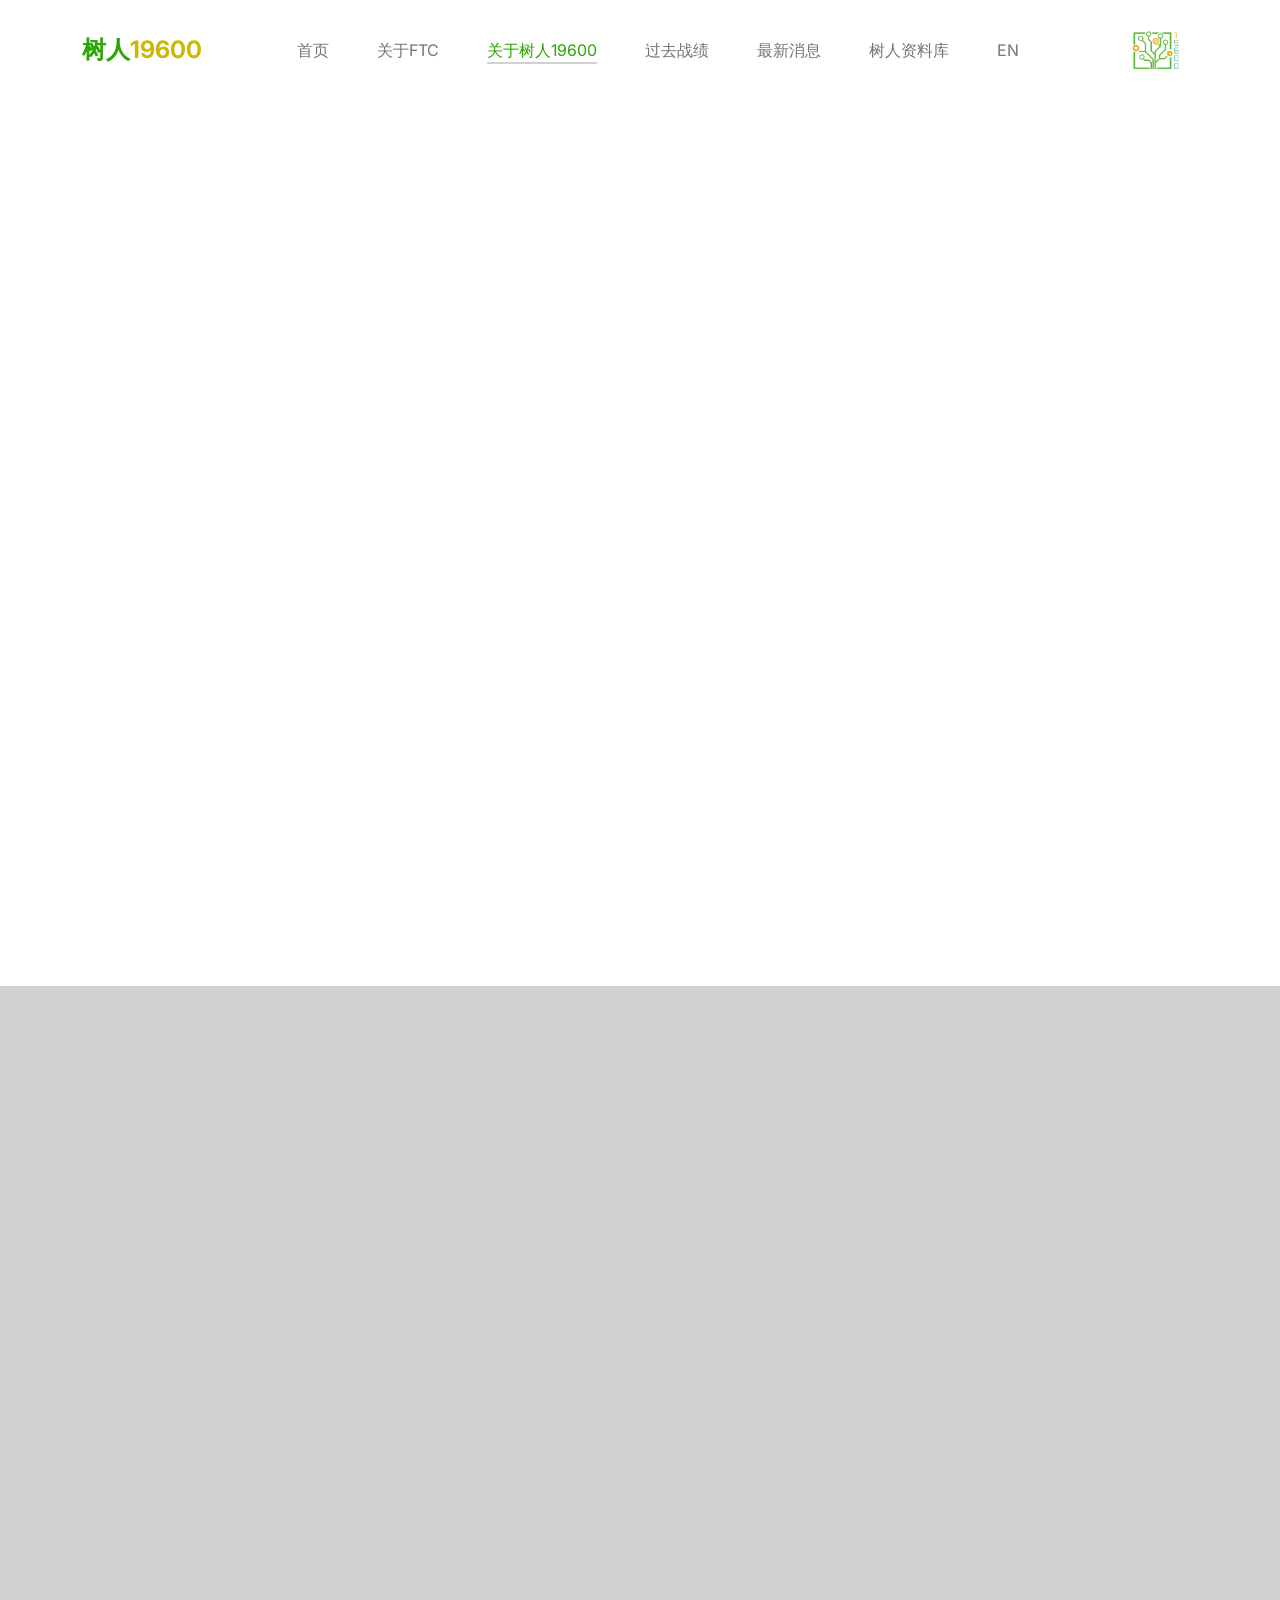
<file: teamCN.html>
<!doctype html>
<html lang="cn">
    <head>
        <meta charset="utf-8">
        <meta name="viewport" content="width=device-width, initial-scale=1">

        <meta name="description" content="">
        <meta name="author" content="">

        <title>树人19600队 - 我们的战队</title>

        <!-- CSS FILES -->
        <link rel="preconnect" href="https://fonts.googleapis.com">

        <link rel="preconnect" href="https://fonts.gstatic.com" crossorigin>

        <link href="https://fonts.googleapis.com/css2?family=Inter:wght@100;300;400;700;900&display=swap" rel="stylesheet">

        <link href="css/bootstrap.min.css" rel="stylesheet">
        <link href="css/bootstrap-icons.css" rel="stylesheet">

        <link rel="stylesheet" href="css/slick.css"/>

        <link href="css/tooplate-little-fashion.css" rel="stylesheet">

        <link rel = "icon" href = "images/htmllogo.ico">
    </head>
    
    <body>

        <!--<section class="preloader">
            <div class="spinner">
                <span class="sk-inner-circle"></span>
            </div>
        </section>-->
    
        <main>

            <nav class="navbar navbar-expand-lg">
                <div class="container">
                    <button class="navbar-toggler" type="button" data-bs-toggle="collapse" data-bs-target="#navbarNav" aria-controls="navbarNav" aria-expanded="false" aria-label="Toggle navigation">
                        <span class="navbar-toggler-icon"></span>
                    </button>

                    <a class="navbar-brand" href="indexCN.html">
                        <strong><span>树人</span>19600</strong>
                    </a>

                    <div class="collapse navbar-collapse" id="navbarNav">
                        <ul class="navbar-nav mx-auto">
                            <li class="nav-item">
                                <a class="nav-link" href="indexCN.html">首页</a>
                            </li>

                            <li class="nav-item">
                                <a class="nav-link" href="competitionCN.html">关于FTC</a>
                            </li>

                            <li class="nav-item">
                                <a class="nav-link active" href="teamCN.html">关于树人19600</a>
                            </li>

                            <li class="nav-item">
                                <a class="nav-link" href="achievementsCN.html">过去战绩</a>
                            </li>

                            <li class="nav-item">
                                <a class="nav-link" href="newsletterCN.html">最新消息</a>
                            </li>

                            <li class="nav-item">
                                <a class="nav-link" href="galleryCN.html">树人资料库</a>
                            </li>

                            <li class="nav-item">
                                <a class="nav-link" href="team.html">EN</a>
                            </li>
                        </ul>
                    </div>
                    <a href="#"><img src="images/TreemanLogo.png" height="50" alt="Treeman Logo"></a>
                </div>
            </nav>
            <!-----*****************************-->
            <!--<header class="site-header section-padding-img site-header-image">
                <div class="container">
                    <div class="row">

                        <div class="col-lg-6 col-12 header-info">
                            <h1>
                                <span class="d-block text-primary">TREEMAN</span>
                                <span class="d-block text-yellow">19600</span>
                            </h1>
                        </div>-->

                        <section class="slick-slideshow">   
            
                            <div class="slick-custom">
                                <img src="images/teamimage.jpg" class="img-fluid" alt="">
            
                                <div class="slick-bottom">
                                    <div class="container">
                                        <div class="row">
                                            <div class="col-lg-7 col-10">
                                                <h1 class="slick-title">我们的队伍</h1>
            
                                                <p class="lead text-white mt-lg-3 mb-lg-5"><span>树人</span>19600</p>
                                            </div>
                                        </div>
                                    </div>
                                </div>
                            </div>

            
                        </section>

                        <!--<div class="col-lg-6 col-12 header-info">
                            <img src="images/teamimage.jpg" class="header-image" alt="">
                        </div>-->
                    <!--</div>
                </div>

            </header>-->

            <section class="team section-padding">
                <div class="container">
                    <div class="row">

                        <div class="col-12">
                            <h2 class="mb-5">我们的战队</h2>
                            <p>Hi, 我们是来自包玉刚实验学校的树人团队! <br><br>我们团队有各种各样的同学，有会编程的，他们从小就接触了编程，现在已是编过几万行的大佬了!
                                我们当然也有各种工程大佬，他们主意百出，勤快认真，能把手中的零件搭成复杂的机器人。当然，我们队伍中还有心灵手巧的艺术生，
                                他们画风精细，巧底深厚，时不时灵光乍现，为我们组增添了许多色彩! 同样，每个组都要有些人气广大，人见人爱花见开的管理人员， 
                                带领我们走出各种困境。 <br><br>莫听穿林打叶声，何妨吟啸且徐行。最后，祝我们包校的树人团队能经得住风吹雨打，走向成功!</p><br>
                        </div>
                        </div>
                        </div>
                        </section>
                        <section class="team section-padding15">
                            <div class="container">
                                     <div class="row">
                                <div class="col-lg-4 mb-4 col-12">
                                    <div class="team-thumb d-flex align-items-center">
                                        <img src="images/people/gloria.png" class="img-fluid custom-circle-image team-image me-4" alt="">
        
                                        <div class="team-info">
                                            <h5 class="mb-0">郭韵佳(Gloria)</h5>
                                            <strong class="text-muted">树人队队长<br>编程组组长</strong>
        
                                            <!-- Button trigger modal -->
                                            <button type="button" class="btn custom-modal-btn" data-bs-toggle="modal" data-bs-target="#gloria">
                                              <i class="bi-plus-circle-fill"></i>
                                            </button>
        
                                        </div>
                                    </div>
                                </div>
                                <div class="col-lg-4 mb-4 col-12">
                                    <div class="team-thumb d-flex align-items-center">
                                        <img src="images/people/patton.png" class="img-fluid custom-circle-image team-image me-4" alt="">
        
                                        <div class="team-info">
                                            <h5 class="mb-0">黎熙来(Patton)</h5>
                                            <strong class="text-muted">项目经理</strong>
        
                                            <!-- Button trigger modal -->
                                            <button type="button" class="btn custom-modal-btn" data-bs-toggle="modal" data-bs-target="#patton">
                                              <i class="bi-plus-circle-fill"></i>
                                            </button>
        
                                        </div>
                                    </div>
                                </div>
        
                                <div class="col-lg-4 mb-4 col-12">
                                    <div class="team-thumb d-flex align-items-center">
                                        <img src="images/people/alex.png" class="img-fluid custom-circle-image team-image me-4" alt="">
        
                                        <div class="team-info">
                                            <h5 class="mb-0">陈吕轩(Alex)</h5>
                                            <strong class="text-muted">工程组组长<br>操作手</strong>
        
                                            <!-- Button trigger modal -->
                                            <button type="button" class="btn custom-modal-btn" data-bs-toggle="modal" data-bs-target="#alex">
                                              <i class="bi-plus-circle-fill"></i>
                                            </button>
        
                                        </div>
                                    </div>
                                </div>
                            </div>
                        </div>
                            </section>
                            <section class="team section-padding35">
                                <div class="container">
                                         <div class="row">
                                    <div class="col-lg-4 mb-4 col-12">
                                        <div class="team-thumb d-flex align-items-center">
                                            <img src="images/people/wilson.png" class="img-fluid custom-circle-image team-image me-4" alt="">
            
                                            <div class="team-info">
                                                <h5 class="mb-0">舒奕陶(Wilson)</h5>
                                                <strong class="text-muted">外联(网站)<br>程序员</strong>
            
                                                <!-- Button trigger modal -->
                                                <button type="button" class="btn custom-modal-btn" data-bs-toggle="modal" data-bs-target="#wilson">
                                                  <i class="bi-plus-circle-fill"></i>
                                                </button>
            
                                            </div>
                                        </div>
                                    </div>
                                    <div class="col-lg-4 mb-4 col-12">
                                        <div class="team-thumb d-flex align-items-center">
                                            <img src="images/people/sky.png" class="img-fluid custom-circle-image team-image me-4" alt="">
            
                                            <div class="team-info">
                                                <h5 class="mb-0">刘天宇(Sky)</h5>
                                                <strong class="text-muted">外联(微信公众号/最新消息)<br>程序员</strong>
            
                                                <!-- Button trigger modal -->
                                                <button type="button" class="btn custom-modal-btn" data-bs-toggle="modal" data-bs-target="#sky">
                                                  <i class="bi-plus-circle-fill"></i>
                                                </button>
            
                                            </div>
                                        </div>
                                    </div>
            
                                    <div class="col-lg-4 mb-4 col-12">
                                        <div class="team-thumb d-flex align-items-center">
                                            <img src="images/people/ricky.png" class="img-fluid custom-circle-image team-image me-4" alt="">
            
                                            <div class="team-info">
                                                <h5 class="mb-0">鲁子昂(Ricky)</h5>
                                                <strong class="text-muted">外联<br>电气工程师</strong>
            
                                                <!-- Button trigger modal -->
                                                <button type="button" class="btn custom-modal-btn" data-bs-toggle="modal" data-bs-target="#ricky">
                                                  <i class="bi-plus-circle-fill"></i>
                                                </button>
            
                                            </div>
                                        </div>
                                    </div>
                                </div>
                            </div>
                                </section>
                                <section class="team section-padding55">
                                    <div class="container">
                                             <div class="row">
                                        <div class="col-lg-4 mb-4 col-12">
                                            <div class="team-thumb d-flex align-items-center">
                                                <img src="images/people/ariana.png" class="img-fluid custom-circle-image team-image me-4" alt="">
                
                                                <div class="team-info">
                                                    <h5 class="mb-0">曹竞文(Ariana)</h5>
                                                    <strong class="text-muted">外联</strong>
                
                                                    <!-- Button trigger modal -->
                                                    <button type="button" class="btn custom-modal-btn" data-bs-toggle="modal" data-bs-target="#ariana">
                                                      <i class="bi-plus-circle-fill"></i>
                                                    </button>
                
                                                </div>
                                            </div>
                                        </div>
                                        <div class="col-lg-4 mb-4 col-12">
                                            <div class="team-thumb d-flex align-items-center">
                                                <img src="images/people/jade.png" class="img-fluid custom-circle-image team-image me-4" alt="">
                
                                                <div class="team-info">
                                                    <h5 class="mb-0">周钧桐(Jade)</h5>
                                                    <strong class="text-muted">外联<br>程序员</strong>
                
                                                    <!-- Button trigger modal -->
                                                    <button type="button" class="btn custom-modal-btn" data-bs-toggle="modal" data-bs-target="#jade">
                                                      <i class="bi-plus-circle-fill"></i>
                                                    </button>
                
                                                </div>
                                            </div>
                                        </div>
                
                                        <div class="col-lg-4 mb-4 col-12">
                                            <div class="team-thumb d-flex align-items-center">
                                                <img src="images/people/emily.png" class="img-fluid custom-circle-image team-image me-4" alt="">
                
                                                <div class="team-info">
                                                    <h5 class="mb-0">金慈来(Emily)</h5>
                                                    <strong class="text-muted">程序员</strong>
                
                                                    <!-- Button trigger modal -->
                                                    <button type="button" class="btn custom-modal-btn" data-bs-toggle="modal" data-bs-target="#emily">
                                                      <i class="bi-plus-circle-fill"></i>
                                                    </button>
                
                                                </div>
                                            </div>
                                        </div>
                                    </div>
                                </div>
                                    </section>
                                    <section class="team section-padding75">
                                        <div class="container">
                                                 <div class="row">
                                            <div class="col-lg-4 mb-4 col-12">
                                                <div class="team-thumb d-flex align-items-center">
                                                    <img src="images/people/roger.png" class="img-fluid custom-circle-image team-image me-4" alt="">
                    
                                                    <div class="team-info">
                                                        <h5 class="mb-0">储友升(Roger)</h5>
                                                        <strong class="text-muted">机械工程师</strong>
                    
                                                        <!-- Button trigger modal -->
                                                        <button type="button" class="btn custom-modal-btn" data-bs-toggle="modal" data-bs-target="#roger">
                                                          <i class="bi-plus-circle-fill"></i>
                                                        </button>
                    
                                                    </div>
                                                </div>
                                            </div>
                                            <div class="col-lg-4 mb-4 col-12">
                                                <div class="team-thumb d-flex align-items-center">
                                                    <img src="images/people/leo.png" class="img-fluid custom-circle-image team-image me-4" alt="">
                    
                                                    <div class="team-info">
                                                        <h5 class="mb-0">王昭睿(Leo)</h5>
                                                        <strong class="text-muted">机械工程师</strong>
                    
                                                        <!-- Button trigger modal -->
                                                        <button type="button" class="btn custom-modal-btn" data-bs-toggle="modal" data-bs-target="#leo">
                                                          <i class="bi-plus-circle-fill"></i>
                                                        </button>
                    
                                                    </div>
                                                </div>
                                            </div>
                    
                                            <div class="col-lg-4 mb-4 col-12">
                                                <div class="team-thumb d-flex align-items-center">
                                                    <img src="images/people/shawn.png" class="img-fluid custom-circle-image team-image me-4" alt="">
                    
                                                    <div class="team-info">
                                                        <h5 class="mb-0">冯修远(Shawn)</h5>
                                                        <strong class="text-muted">机械工程师<br>操作手</strong>
                    
                                                        <!-- Button trigger modal -->
                                                        <button type="button" class="btn custom-modal-btn" data-bs-toggle="modal" data-bs-target="#shawn">
                                                          <i class="bi-plus-circle-fill"></i>
                                                        </button>
                    
                                                    </div>
                                                </div>
                                            </div>
                                        </div>
                                    </div>
                                        </section>
                                        <section class="team section-padding95">
                                            <div class="container">
                                                     <div class="row">
                                                <div class="col-lg-4 mb-4 col-12">
                                                    <div class="team-thumb d-flex align-items-center">
                                                        <img src="images/people/dylan.png" class="img-fluid custom-circle-image team-image me-4" alt="">
                        
                                                        <div class="team-info">
                                                            <h5 class="mb-0">许子翰(Dylan)</h5>
                                                            <strong class="text-muted">电气工程师<br>操作手</strong>
                        
                                                            <!-- Button trigger modal -->
                                                            <button type="button" class="btn custom-modal-btn" data-bs-toggle="modal" data-bs-target="#dylan">
                                                              <i class="bi-plus-circle-fill"></i>
                                                            </button>
                        
                                                        </div>
                                                    </div>
                                                </div>
                                            </div>
                                            <br>
                                        </div>
                                            </section>
            <!--Interview? Or general information divided into parts-->
            <section class="testimonial section-padding">
                <div class="container">
                    <div class="row">

                        <div class="col-lg-9 mx-auto col-11">
                            <h2 class="text-center">关于<span>树人19600</span>队</h2>

                            <div class="slick-testimonial">
                                <div class="slick-testimonial-caption">
                                    <CENTER><p class="lead">树人19600队代表包玉刚实验高中，是中国上海最强的队伍之一。</p></CENTER>
                                </div>

                                <div class="slick-testimonial-caption">
                                <CENTER><p class="lead">树人19600队加入FTC竞赛已有8年，在这期间，战队赢得了诸多成果。在
                                        <a href="achievementCN.html">这里来了解我们的过去战绩</a>。</CENTER>
                                    </p>

                                </div>

                                <div class="slick-testimonial-caption">
                                <CENTER><p class="lead">我们优秀的队员分别参与工程作业，编程作业，执行外联或担当项目经理。</p></CENTER>
                                </div>
                            

                                <div class="slick-testimonial-caption">
                                <CENTER> <p class="lead">我们在FTC竞赛中探索计算机的知识领域，很高兴能参与FTC并在此中接受挑战！</p></CENTER>
                                </div>
                            </div>
                        </div>

                    </div>
                </div>
            </section>

            <section class="team section-padding">
                <div class="container">
                    <div class="row">

                        <div class="col-lg-9 mx-auto col-11">
                            <h2 class="text-center"><span>树人19600</span>赞助商</h2>
                            <ul>
                                <li><a href="https://gdwservo.com/">
                                    <img src="images/sponsor/gdw.png" height="100"> 提供我们在舵机采购上的帮助。
                                </a></li>
                            </ul>
                            <h2 class="text-center">另特别感谢</h2>
                            <ul>
                                <li><a href="https://www.fotile.com/">
                                    <img src="images/sponsor/fotile.png" height="100"> , 以及
                                </a></li><br>
                                <li><a href="https://m.flyco.com/">
                                    <img src="images/sponsor/flyco.png" height="100"> , 以及
                                </a></li><br>
                                <li><a href="https://hafhaf.com/">
                                    <img src="images/sponsor/hafhaf.png" height="100"> , 以及
                                </a></li><br>
                                <li><a href="https://www.intel.com/content/www/us/en/homepage.html">
                                    <img src="images/sponsor/intel.png" height="100"> , 以及
                                </a></li><br>
                                <li><a href="https://m.weibo.cn/u/7946846045?luicode=10000011&lfid=2302837946846045&featurecode=1000000">
                                    <img src="images/sponsor/genzec.png" height="100"> 在我们的机器人制作，研究，宣传活动，竞赛上提供重要的支持！
                                </a></li>

                            </ul>
                            <br><br>
                        </div>

                    </div>
                </div>
            </section>

        </main>

        <div class="modal fade" id="gloria" tabindex="-1" aria-labelledby="exampleModalLabel" aria-hidden="true">
            <div class="modal-dialog modal-dialog-centered modal-lg">
                <div class="modal-content border-0">
                    <div class="modal-header flex-column">
                        <img src="images/people/gloria.png" height="300" alt="">

                        <br>
                        <h3 class="modal-title" id="exampleModalLabel">郭韵佳 Gloria Guo</h3>

                        <h6 class="text-muted">年级: 11年级</h6>

                        <h6 class="text-muted">树人队队长 / 编程组组长</h6>

                        <h6 class="text-muted">联系邮箱: s19331@ykpaoschool.cn</h6>

                        <button type="button" class="btn-close" data-bs-dismiss="modal" aria-label="Close"></button>
                    </div>

                    <div class="modal-body">
                        <h5 class="mb-4">自我介绍</h5>

                        <div class="row mb-4">
                            <p>我是19600的队长郭韵佳。今年是我第三年参加FTC。我担任的职位是团队的主编程手。​
                                <br><br>
                                19600团队是我STEM经历中不可缺失的一部分。它帮助我找到了自己热爱的方向，也让我结识了许多同样对STEM有热情的挚友。作为队长，我想把我在FTC项目中找到的归属感传递给其他队员，看到大家共同发展，继续为包校争光。
                                </p>
                        </div>
                    </div>
                </div>

            </div>
        </div>

        <div class="modal fade" id="patton" tabindex="-1" aria-labelledby="exampleModalLabel" aria-hidden="true">
            <div class="modal-dialog modal-dialog-centered modal-lg">
                <div class="modal-content border-0">
                    <div class="modal-header flex-column">
                        <img src="images/people/patton.png" height="300" alt="">

                        <br>
                        <h3 class="modal-title" id="exampleModalLabel">黎熙来 Patton Lai</h3>

                        <h6 class="text-muted">年级: 12年级</h6>

                        <h6 class="text-muted">项目经理</h6>

                        <h6 class="text-muted">联系邮箱: s20408@ykpaoschool.cn</h6>

                        <button type="button" class="btn-close" data-bs-dismiss="modal" aria-label="Close"></button>
                    </div>

                    <div class="modal-body">
                        <h5 class="mb-4">自我介绍</h5>

                        <div class="row mb-4">
                            <p>我是19600 Treeman战队的黎熙来，今年是我第三年参加 FTC 机器人比赛。​<br><br>

                                自小学五年级以来，我一直热衷于参与各类机器人项目，也将该爱好带到了高中。去年的比赛让我对机器人的结构与编程都有了较深的了解。​​<br><br>
                                
                                我今年在队伍里主要担任副队长和PM（项目管理）。希望能在课程中能学到更多关于机器人的知识，并从比赛中加强项目管理的经验！​<br><br>
                                </p>
                        </div>
                    </div>
                </div>

            </div>
        </div>

        <div class="modal fade" id="alex" tabindex="-1" aria-labelledby="exampleModalLabel" aria-hidden="true">
            <div class="modal-dialog modal-dialog-centered modal-lg">
                <div class="modal-content border-0">
                    <div class="modal-header flex-column">
                        <img src="images/people/alex.png" height="300" alt="">

                        <br>
                        <h3 class="modal-title" id="exampleModalLabel">陈吕轩 Alex Chen</h3>

                        <h6 class="text-muted">年级: 11年级</h6>

                        <h6 class="text-muted">工程组组长 / 操作手</h6>

                        <h6 class="text-muted">联系邮箱: s22536@ykpaoschool.cn</h6>

                        <button type="button" class="btn-close" data-bs-dismiss="modal" aria-label="Close"></button>
                    </div>

                    <div class="modal-body">
                        <h5 class="mb-4">自我介绍</h5>

                        <div class="row mb-4">
                            <p>我是19600的陈吕轩。在队伍里我是工程师兼操作手。今年是我参加FTC的第三个赛季，经过了去年的参与，我对FTC的项目和对于机器人的了解增加了不少。在队伍里，我承担使用CAD软件Fusion360设计机器人，维修机器人，以及操作的职责。我非常期待这个赛季精彩的比赛。
                                </p>
                        </div>
                    </div>
                </div>

            </div>
        </div>

        <div class="modal fade" id="wilson" tabindex="-1" aria-labelledby="exampleModalLabel" aria-hidden="true">
            <div class="modal-dialog modal-dialog-centered modal-lg">
                <div class="modal-content border-0">
                    <div class="modal-header flex-column">
                        <img src="images/people/wilson.png" height="300" alt="">

                        <br>
                        <h3 class="modal-title" id="exampleModalLabel">舒奕陶 Wilson Shu</h3>

                        <h6 class="text-muted">年级: 10年级</h6>

                        <h6 class="text-muted">外联网站 / 程序员</h6>

                        <h6 class="text-muted">联系邮箱: s20326@ykpaoschool.cn</h6>

                        <button type="button" class="btn-close" data-bs-dismiss="modal" aria-label="Close"></button>
                    </div>

                    <div class="modal-body">
                        <h5 class="mb-4">自我介绍</h5>

                        <div class="row mb-4">
                            <p>我是19600战队的舒奕陶。今年是我第二年参加FTC19600。我在19600战队中担任的是编程职位。​<br><br>

                                自六年级起，我有了一定的编程经历。我能够灵活运用多个编程语言，从Scratch中的图形化设计，到HTML, CSS的网站设计，再到C++, Python, Java, Arduino的算法设计，我都有所经历。在机器人方面，除了FTC，我还在FRC中参与，进一步地了解机器人的设计原理和机器人控制这方面的知识。我对理科感兴趣，尤其是数学，物理和计算机。在编程以外，我也对其他职位和方向感兴趣。
                                </p>
                        </div>
                    </div>
                </div>

            </div>
        </div>


        <div class="modal fade" id="sky" tabindex="-1" aria-labelledby="exampleModalLabel" aria-hidden="true">
            <div class="modal-dialog modal-dialog-centered modal-lg">
                <div class="modal-content border-0">
                    <div class="modal-header flex-column">
                        <img src="images/people/sky.png" height="300" alt="">

                        <br>
                        <h3 class="modal-title" id="exampleModalLabel">刘天宇 Sky Liu</h3>

                        <h6 class="text-muted">年级: 10年级</h6>

                        <h6 class="text-muted">外联公众号 / 程序员</h6>

                        <h6 class="text-muted">联系邮箱: s19211@ykpaoschool.cn</h6>

                        <button type="button" class="btn-close" data-bs-dismiss="modal" aria-label="Close"></button>
                    </div>

                    <div class="modal-body">
                        <h5 class="mb-4">自我介绍</h5>

                        <div class="row mb-4">
                            <p>我是19600的刘天宇，现在10年级。我是一个中游OIer，用C++ 水过线上线下各式各样的比赛。可学编程这么多年，离开了算法层面，我可一个子儿都不认识！在这次比赛中我担任编程组的一员，不断学习运用编程解决各种真正联系到工程的问题，正是为了尝试将这虚无缥缈的算法落地。除去编程，我还很喜欢打羽毛球。我现在兼负责着Treeman队伍的微信公众号的运营。希望我们能在新一年的比赛中取得好成绩！
                                </p>
                        </div>
                    </div>
                </div>

            </div>
        </div>


        <div class="modal fade" id="ricky" tabindex="-1" aria-labelledby="exampleModalLabel" aria-hidden="true">
            <div class="modal-dialog modal-dialog-centered modal-lg">
                <div class="modal-content border-0">
                    <div class="modal-header flex-column">
                        <img src="images/people/ricky.png" height="300" alt="">

                        <br>
                        <h3 class="modal-title" id="exampleModalLabel">鲁子昂 Ricky Lu</h3>

                        <h6 class="text-muted">年级: 10年级</h6>

                        <h6 class="text-muted">外联 / 电气工程师</h6>

                        <h6 class="text-muted">联系邮箱: s20323@ykpaoschool.cn</h6>

                        <button type="button" class="btn-close" data-bs-dismiss="modal" aria-label="Close"></button>
                    </div>

                    <div class="modal-body">
                        <h5 class="mb-4">自我介绍</h5>

                        <div class="row mb-4">
                            <p>我是来自19600的10年级学生鲁子昂,是工程组和外联组的一员。学过一些C++，Python和单片机方面的知识，参加过几次机器人比赛并获得了还算不错的成绩。我对于工程和编程一直以来都很感兴趣因此我很希望可以参加一些相关的比赛学习更多的专业知识。正好了解到了有关FTC比赛于是就加入了19600。我希望这一年中可以学到更多机器人相关的技能，并为团队做出贡献！
                                </p>
                        </div>
                    </div>
                </div>

            </div>
        </div>


        <div class="modal fade" id="ariana" tabindex="-1" aria-labelledby="exampleModalLabel" aria-hidden="true">
            <div class="modal-dialog modal-dialog-centered modal-lg">
                <div class="modal-content border-0">
                    <div class="modal-header flex-column">
                        <img src="images/people/ariana.png" height="300" alt="">

                        <br>
                        <h3 class="modal-title" id="exampleModalLabel">曹竞文 Ariana Cao</h3>

                        <h6 class="text-muted">年级: 11年级</h6>

                        <h6 class="text-muted">外联</h6>

                        <h6 class="text-muted">联系邮箱: s22561@ykpaoschool.cn</h6>

                        <button type="button" class="btn-close" data-bs-dismiss="modal" aria-label="Close"></button>
                    </div>

                    <div class="modal-body">
                        <h5 class="mb-4">自我介绍</h5>

                        <div class="row mb-4">
                            <p>我是19600的队员曹竞文，今年是我参加FTC的第三年，在队伍中担任设计和工程的职位，也负责对外交流活动的宣传设计工作。​<br><br>

                                我希望可以在FTC比赛中学习更多工程知识，对机器人更为深入的了解，与队友们一同完成我们的机器人并帮助队伍取得更好的成绩，相信这个赛季我们一定能取得理想的成绩。
                                </p>
                        </div>
                    </div>
                </div>

            </div>
        </div>


        <div class="modal fade" id="jade" tabindex="-1" aria-labelledby="exampleModalLabel" aria-hidden="true">
            <div class="modal-dialog modal-dialog-centered modal-lg">
                <div class="modal-content border-0">
                    <div class="modal-header flex-column">
                        <img src="images/people/jade.png" height="300" alt="">

                        <br>
                        <h3 class="modal-title" id="exampleModalLabel">周钧桐 Jade Zhou</h3>

                        <h6 class="text-muted">年级: 10年级</h6>

                        <h6 class="text-muted">外联 / 程序员</h6>

                        <h6 class="text-muted">联系邮箱: s24508@ykpaoschool.cn</h6>

                        <button type="button" class="btn-close" data-bs-dismiss="modal" aria-label="Close"></button>
                    </div>

                    <div class="modal-body">
                        <h5 class="mb-4">自我介绍</h5>

                        <div class="row mb-4">
                            <p>我是19600的队员周钧桐，今年是我参加FTC的第一年，在队伍中担任人类玩家和外联的职位，我也愿意尝试其他职位。​<br><br>

                                我希望可以在FTC比赛中学习更多工程，编程等知识，对机器人有更深入的了解，能与队友们一同完成我们的机器人并帮助队伍取得更好的成绩。
                                </p>
                        </div>
                    </div>
                </div>

            </div>
        </div>


        <div class="modal fade" id="emily" tabindex="-1" aria-labelledby="exampleModalLabel" aria-hidden="true">
            <div class="modal-dialog modal-dialog-centered modal-lg">
                <div class="modal-content border-0">
                    <div class="modal-header flex-column">
                        <img src="images/people/emily.png" height="300" alt="">

                        <br>
                        <h3 class="modal-title" id="exampleModalLabel">金慈来 Emily Jin</h3>

                        <h6 class="text-muted">年级: 11年级</h6>

                        <h6 class="text-muted">程序员</h6>

                        <h6 class="text-muted">联系邮箱: s14065@ykpaoschool.cn</h6>

                        <button type="button" class="btn-close" data-bs-dismiss="modal" aria-label="Close"></button>
                    </div>

                    <div class="modal-body">
                        <h5 class="mb-4">自我介绍</h5>

                        <div class="row mb-4">
                            <p>我是 19600 的金慈来，这是我第二年参加FTC，担任团队编程方面的工作。​<br><br>

                                我希望能在课程中学习更多的编程及机器人搭建技能。​<br><br>
                                
                                FTC 是我初中时就了解的一项机器人赛事，因此我很荣幸能加入校队，离自己的理想更近一步。
                                </p>
                        </div>
                    </div>
                </div>

            </div>
        </div>


        <div class="modal fade" id="roger" tabindex="-1" aria-labelledby="exampleModalLabel" aria-hidden="true">
            <div class="modal-dialog modal-dialog-centered modal-lg">
                <div class="modal-content border-0">
                    <div class="modal-header flex-column">
                        <img src="images/people/roger.png" height="300" alt="">

                        <br>
                        <h3 class="modal-title" id="exampleModalLabel">储友升 Roger Luo</h3>

                        <h6 class="text-muted">年级: 9年级</h6>

                        <h6 class="text-muted">机械工程师</h6>

                        <h6 class="text-muted">联系邮箱: s16114@ykpaoschool.cn</h6>

                        <button type="button" class="btn-close" data-bs-dismiss="modal" aria-label="Close"></button>
                    </div>

                    <div class="modal-body">
                        <h5 class="mb-4">自我介绍</h5>

                        <div class="row mb-4">
                            <p>我是19600的队员Roger Chu 储友升,今年是我参加FTC的第一年。 我在队伍里担任工程职位。我曾用过Fusion 等建模软件, 对电路及电器也有了解。​<br><br>

                                我希望在FTC中可以学到更多关于编程及建模相关的知识及技巧。
                                </p>
                        </div>
                    </div>
                </div>

            </div>
        </div>


        <div class="modal fade" id="leo" tabindex="-1" aria-labelledby="exampleModalLabel" aria-hidden="true">
            <div class="modal-dialog modal-dialog-centered modal-lg">
                <div class="modal-content border-0">
                    <div class="modal-header flex-column">
                        <img src="images/people/leo.png" height="300" alt="">

                        <br>
                        <h3 class="modal-title" id="exampleModalLabel">王昭睿 Leo Wang</h3>

                        <h6 class="text-muted">年级: 10年级</h6>

                        <h6 class="text-muted">机械工程师</h6>

                        <h6 class="text-muted">联系邮箱: s20336@ykpaoschool.cn</h6>

                        <button type="button" class="btn-close" data-bs-dismiss="modal" aria-label="Close"></button>
                    </div>

                    <div class="modal-body">
                        <h5 class="mb-4">自我介绍</h5>

                        <div class="row mb-4">
                            <p>我是王昭睿，今年是参加FTC比赛的第二年， 在队伍中负责程序编写以及工程维修的职责。​<br><br>

                                我加入FTC是出于个人对理科，特别是工程和编程方面的兴趣。我希望可以在接下来的比赛中积累经验，在学习编程与工程知识的同时帮助队伍取得更好成绩。
                                </p>
                        </div>
                    </div>
                </div>

            </div>
        </div>


        <div class="modal fade" id="shawn" tabindex="-1" aria-labelledby="exampleModalLabel" aria-hidden="true">
            <div class="modal-dialog modal-dialog-centered modal-lg">
                <div class="modal-content border-0">
                    <div class="modal-header flex-column">
                        <img src="images/people/shawn.png" height="300" alt="">

                        <br>
                        <h3 class="modal-title" id="exampleModalLabel">冯修远 Shawn Feng</h3>

                        <h6 class="text-muted">年级: 9年级</h6>

                        <h6 class="text-muted">机械工程师 / 操作手</h6>

                        <h6 class="text-muted">联系邮箱: s23324@ykpaoschool.cn</h6>

                        <button type="button" class="btn-close" data-bs-dismiss="modal" aria-label="Close"></button>
                    </div>

                    <div class="modal-body">
                        <h5 class="mb-4">自我介绍</h5>

                        <div class="row mb-4">
                            <p>我是来自19600的冯修远，现在在队内担任 副操作手，也是工程组的一员。今年是我参加FTC的第三年，FTC科创挑战赛已经是我STEM学习中不可或缺的一部分。​<br><br>

                                作为加入19600队伍的新队员，我希望我在新队伍中发挥自己的作用，作为操作手之一在比赛中为队伍拔得头筹。
                                </p>
                        </div>
                    </div>
                </div>

            </div>
        </div>

        <div class="modal fade" id="dylan" tabindex="-1" aria-labelledby="exampleModalLabel" aria-hidden="true">
            <div class="modal-dialog modal-dialog-centered modal-lg">
                <div class="modal-content border-0">
                    <div class="modal-header flex-column">
                        <img src="images/people/dylan.png" height="300" alt="">

                        <br>
                        <h3 class="modal-title" id="exampleModalLabel">许子翰 Dylan Xu</h3>

                        <h6 class="text-muted">年级: 10年级</h6>

                        <h6 class="text-muted">电气工程师 / 操作手</h6>

                        <h6 class="text-muted">联系邮箱: s20310@ykpaoschool.cn</h6>

                        <button type="button" class="btn-close" data-bs-dismiss="modal" aria-label="Close"></button>
                    </div>

                    <div class="modal-body">
                        <h5 class="mb-4">自我介绍</h5>

                        <div class="row mb-4">
                            <p>今年是我加入19600的第二年，担任工程职责，且将作为操作手代表队伍出战。从很小的时候我就对于这一类的比赛有着浓厚的兴趣，从最开始的在电视上观看如 Battlebots 一类的娱乐比赛的直播，再到由乐高开始慢慢自己制作自己的机器人。因此，对于加入一个FTC的团队我一直十分向往。希望可以在之后的高中生涯中继续为队伍贡献自己的一份力。
                                </p>
                        </div>
                    </div>
                </div>

            </div>
        </div>



        

        

        
        <footer class="site-footer">
            <div class="container">
                <div class="row">

                    <div class="col-lg-3 col-10 me-auto mb-4">
                        <CENTER><h4 class="text-white mb-3"><a href="index.html">树人</a>19600</h4></CENTER>
                        <CENTER><img src="images/TreemanLogo.png" height="100"></CENTER>
                    </div>

                    <div class="col-lg-5 col-8">
                        <h5 class="text-white mb-3">导航栏</h5>

                        <ul class="footer-menu d-flex flex-wrap">
                            <li class="footer-menu-item2"><a href="teamCN.html" class="footer-menu-link">关于我们的战队</a></li>

                            <li class="footer-menu-item2"><a href="achievementsCN.html" class="footer-menu-link">关于我们的过去战绩</a></li>

                            <li class="footer-menu-item2"><a href="competitionCN.html" class="footer-menu-link">关于FTC竞赛</a></li>

                            <li class="footer-menu-item2"><a href="galleryCN.html" class="footer-menu-link">我们的资料库</a></li>

                            <li class="footer-menu-item2"><a href="newsletterCN.html" class="footer-menu-link">我们的最新消息</a></li>

                            <li class="footer-menu-item2"><a href="indexCN.html" class="footer-menu-link">首页</a></li>
                        </ul>
                    </div>

                    <div class="col-lg-3 col-4">
                        <h5 class="text-white mb-3">观看视频 (在Youtube)</h5>
                        <ul class="social-icon">
                            <li class="footer-menu-item"><a class="footer-menu-link">我们的介绍：</a>
                            <a href="https://youtu.be/zdzo_euz--s?si=G-Let6dZY_4gcpvt" class="social-icon-link bi-youtube"></a></li>
                            <br><li class="footer-menu-item"><a class="footer-menu-link">FTC竞赛的官方介绍：</a>
                            <a href="https://youtu.be/-exSmCcoY1E?si=EEnc6jbMRxUayWcB" class="social-icon-link bi-youtube"></a></li>
                            <br><li class="footer-menu-item"><a class="footer-menu-link">2024-25赛季赛题介绍：</a>
                            <a href="https://youtu.be/ewlDPvRK4U4?si=wa7lsWLaxX4VgIJk" class="social-icon-link bi-youtube"></a></li>
                        </ul>
                    </div>

                </div>
            </div>
        </footer>

        <!-- JAVASCRIPT FILES -->
        <script src="js/jquery.min.js"></script>
        <script src="js/bootstrap.bundle.min.js"></script>
        <script src="js/Headroom.js"></script>
        <script src="js/jQuery.headroom.js"></script>
        <script src="js/slick.min.js"></script>
        <script src="js/custom.js"></script>

    </body>
</html>
</file>
<file: css/tooplate-little-fashion.css>
:root {
  --white-color:                #FFFFFF;
  --primary-color:              #2aa600;
  --section-bg-color:           #f0f8ff;
  --dark-color:                 #000000;
  --grey-color:                 #d0d1d1;
  --yellow-color:               #cab900;
  --p-color:                    #757571;

  --body-font-family:           'Inter', sans-serif;

  --h5-font-size:               24px;
  --p-font-size:                20px;
  --copyright-text-font-size:   16px;
  --product-link-font-size:     14px;
  --custom-link-font-size:      12px;

  --font-weight-thin:           100;
  --font-weight-light:          300;
  --font-weight-normal:         400;
  --font-weight-bold:           700;
  --font-weight-black:          900;
}

body,
html {
  height: 100%;
}

html {
  scroll-behavior: smooth;
}

@media screen and (prefers-reduced-motion: reduce) {
  html {
    scroll-behavior: auto;
  }
}

body {
    background: var(--white-color);
    font-family: var(--body-font-family);    
    position: relative;
}



/*---------------------------------------
  TYPOGRAPHY               
-----------------------------------------*/

h2,
h3,
h4,
h5,
h6 {
  color: var(--dark-color);
  line-height: inherit;
}

h1,
h2,
h3,
h4,
h5,
h6 {
  font-weight: var(--font-weight-bold);
}

h1,
h2 {
  font-weight: var(--font-weight-black);
}

h1 {
  font-size: 64px;
  line-height: normal;
}

h2 {
  font-size: 42px;
}

h3 {
  font-size: 36px;
}

h4 {
  font-size: 32px;
}

h5 {
  font-size: 24px;
}

h6 {
  font-size: 20px;
}

p {
  color: var(--p-color);
  font-size: var(--p-font-size);
  font-weight: var(--font-weight-light);
}

a, 
button {
  touch-action: manipulation;
  transition: all 0.3s;
}

a {
  color: var(--p-color);
  text-decoration: none;
}

a:hover {
  color: var(--primary-color);
}

.text-primary {
  color: var(--primary-color) !important;
}

::selection {
  background: var(--primary-color);
  color: var(--white-color);
}

/*---------------------------------------
  CUSTOM LINK               
-----------------------------------------*/
.custom-link {
  color: var(--p-color);
  font-size: var(--custom-link-font-size);
  font-weight: var(--font-weight-bold);
  text-transform: uppercase;
  position: relative;
}

.custom-link i {
  position: absolute;
  opacity: 0;
  bottom: 0;
  left: 100%;
  transition: all 0.3s;
  line-height: normal;
}

.custom-link:hover i {
  opacity: 1;
  left: 101%;
}

.lead {
  font-size: 1.5rem;
  font-weight: var(--font-weight-thin);
}

b,
strong {
  font-weight: var(--font-weight-bold);
}

/*---------------------------------------
  PRE LOADER               
-----------------------------------------*/
.preloader {
  position: fixed;
  top: 0;
  left: 0;
  width: 100%;
  height: 100%;
  z-index: 99999;
  display: flex;
  flex-flow: row nowrap;
  justify-content: center;
  align-items: center;
  background: none repeat scroll 0 0 var(--white-color);
}

.spinner {
  border: 1px solid transparent;
  border-radius: 5px;
  position: relative;
}

.spinner::before {
  content: '';
  box-sizing: border-box;
  position: absolute;
  top: 50%;
  left: 50%;
  width: 45px;
  height: 45px;
  margin-top: -10px;
  margin-left: -23px;
  border-radius: 50%;
  border: 1px solid #959595;
  border-top-color: var(--white-color);
  animation: spinner .9s linear infinite;
}

@keyframes spinner {
  to {transform: rotate(360deg);}
}

/*---------------------------------------
  CUSTOM BUTTON & ICON              
-----------------------------------------*/
.custom-btn {
  background: var(--dark-color);
  border-radius: 50px;
  color: var(--white-color);
  font-size: var(--copyright-text-font-size);
  text-transform: uppercase;
  padding: 16.50px 20px;
}

.social-btn {
  background: transparent;
  border: 1px solid var(--grey-color);
  color: var(--dark-color);
  text-transform: none;
}

.social-btn:hover {
  border-color: transparent;
}

.cart-form-select {
  border-radius: 0;
  padding-top: 15px;
  padding-bottom: 15px;
}

.cart-btn {
  border-radius: 0;
  width: 100%;
  font-size: var(--product-link-font-size);
}

.custom-btn:hover,
.slick-slideshow .custom-btn:hover {
  background: var(--primary-color);
  color: var(--white-color);
}

.custom-icon {
  color: var(--p-color);
  font-size: 24px;
}

.custom-icon {
  display: inline-block;
  vertical-align: middle;
}

.bi-bag.custom-icon {
  font-size: 17px;
}

.featured-icon {
  color: var(--grey-color);
  font-size: 52px;
}

/*---------------------------------------
  DIV SEPARATOR               
-----------------------------------------*/
.div-separator {
  position: relative;
}

.div-separator::before {
  content: "";
  height: 1px;
  background: var(--grey-color);
  display: block;
  width: 100%;
}

.div-separator span {
  position: absolute;
  top: 50%;
  margin-left: -22.5px;
  left: 50%;
  text-align: center;
  background: var(--white-color);
  margin-top: -11px;
  color: var(--dark-color);
  font-weight: var(--font-weight-bold);
  font-size: 14px;
  width: 35px;
  text-transform: uppercase;
}

/*---------------------------------------
  FULL IMAGE               
-----------------------------------------*/
.full-image-img {
  display: block;
  position: absolute;
  z-index: -1;
  right: 0;
  width: 100%;
  bottom: -120px;
  min-width: 650px;
}

@media (min-width: 1600px) {
  .full-image-img {
    bottom: -200px;
  }
}

/*---------------------------------------
  NAVIGATION               
-----------------------------------------*/
.navbar {
  background: var(--white-color);
  position: fixed;
  top: 0;
  right: 0;
  left: 0;
  padding: 25px 0;
  z-index: 2;
  will-change: transform;
  transition: transform 300ms linear;
}

.navbar span, h2 span, h4 span {
	color: var(--primary-color);
}

.navbar.headroom--not-top {
  padding: 20px 0;
}

.headroom--pinned {
  transform: translate(0, 0);
}

.headroom--unpinned {
  transform: translate(0, -150%);
}

.navbar-brand {
  color: var(--yellow-color);
  font-size: 24px;
  font-weight: var(--font-weight-light);
  margin: 0;
  padding: 0;
}

.navbar-expand-lg .navbar-nav .nav-link {
  display: inline-block;
  padding: 0;
  margin-right: 1.5rem;
  margin-left: 1.5rem;
}

.nav-link {
  color: var(--p-color);
  font-size: 16px;
  position: relative;
}

.navbar .nav-link::after {
  position: absolute;
  top: 100%;
  left: 0;
  width: 100%;
  height: 2px;
  background: var(--grey-color);
  content: '';
  opacity: 0;
  -webkit-transition: opacity 0.3s, -webkit-transform 0.3s;
  -moz-transition: opacity 0.3s, -moz-transform 0.3s;
  transition: opacity 0.3s, transform 0.3s;
  -webkit-transform: translateY(10px);
  -moz-transform: translateY(10px);
  transform: translateY(10px);
}

.navbar .nav-link.active::after, 
.navbar .nav-link:hover::after {
  opacity: 1;
  -webkit-transform: translateY(0px);
  -moz-transform: translateY(0px);
  transform: translateY(0px);
}

.navbar .nav-link.active,
.navbar .nav-link:hover {
  color: var(--primary-color);
}

.nav-link:focus, 
.nav-link:hover {
  color: var(--p-color);
}

.navbar-toggler {
  border: 0;
  padding: 0;
  cursor: pointer;
  margin: 0;
  width: 30px;
  height: 35px;
  outline: none;
}

.navbar-toggler:focus {
  outline: none;
  box-shadow: none;
}

.navbar-toggler[aria-expanded="true"] .navbar-toggler-icon {
  background: transparent;
}

.navbar-toggler[aria-expanded="true"] .navbar-toggler-icon:before,
.navbar-toggler[aria-expanded="true"] .navbar-toggler-icon:after {
  transition: top 300ms 50ms ease, -webkit-transform 300ms 350ms ease;
  transition: top 300ms 50ms ease, transform 300ms 350ms ease;
  transition: top 300ms 50ms ease, transform 300ms 350ms ease, -webkit-transform 300ms 350ms ease;
  top: 0;
}

.navbar-toggler[aria-expanded="true"] .navbar-toggler-icon:before {
  transform: rotate(45deg);
}

.navbar-toggler[aria-expanded="true"] .navbar-toggler-icon:after {
  transform: rotate(-45deg);
}

.navbar-toggler .navbar-toggler-icon {
  background: var(--dark-color);
  transition: background 10ms 300ms ease;
  display: block;
  width: 30px;
  height: 2px;
  position: relative;
}

.navbar-toggler .navbar-toggler-icon::before,
.navbar-toggler .navbar-toggler-icon::after {
  transition: top 300ms 350ms ease, -webkit-transform 300ms 50ms ease;
  transition: top 300ms 350ms ease, transform 300ms 50ms ease;
  transition: top 300ms 350ms ease, transform 300ms 50ms ease, -webkit-transform 300ms 50ms ease;
  position: absolute;
  right: 0;
  left: 0;
  background: var(--dark-color);
  width: 30px;
  height: 2px;
  content: '';
}

.navbar-toggler .navbar-toggler-icon:before {
  top: -8px;
}

.navbar-toggler .navbar-toggler-icon:after {
  top: 8px;
}

/*---------------------------------------
  SITE HEADER              
-----------------------------------------*/
.site-header {
  background-color: var(--section-bg-color);
  position: relative;
  overflow: hidden;
  margin-top: 86px;
}

.site-header.section-padding {
  padding-top: 7rem;
  padding-bottom: 7rem;
}

.site-header.section-padding-img {
  padding-top: 10rem;
  padding-bottom: 10rem;
}

.header-image {
  position: absolute;
  top: 0;
  right: 0;
  width: 50%;
  height: 100%;
  object-fit: cover;
}

/*---------------------------------------
  SLICK SLIDESHOW               
-----------------------------------------*/
@media (min-width: 992px) {
  .slick-slideshow {
    height: 100vh;
  }
}

.slick-slideshow {
  margin-top: 86px;
}

.slick-title {
  color: var(--white-color);
}

.slick-custom {
  position: relative;
}

.slick-custom img {
  width: 100%;
  object-fit: cover;
}

.slick-bottom {
  background: linear-gradient(to top, var(--dark-color), transparent 90%);
  position: absolute;
  z-index: 2;
  bottom: 0;
  right: 0;
  left: 0;
  width: 100%;
  height: 100%;
}

.slick-bottom .container {
  position: absolute;
  top: 40%;
  left: 50%;
  transform: translate(-50%, -40%);
}

.slick-overlay {
  background: linear-gradient(to top, #000, transparent 120%);
  position: absolute;
  top: 0;
  right: 0;
  bottom: 0;
  left: 0;
}

.slick-slideshow .custom-btn {
  font-weight: var(--font-weight-bold);
  display: inline-block;
  padding-right: 32px;
  padding-left: 32px;
}

@media (min-width: 576px) {
  .slick-slideshow .slick-dots {
    max-width: 540px;
  }
}

@media (min-width: 768px) {
  .slick-slideshow .slick-dots {
    max-width: 720px;
  }
}

@media (min-width: 992px) {
  .slick-slideshow .slick-dots {
    max-width: 960px;
  }
}

@media (min-width: 1200px) {
  .slick-slideshow .slick-dots {
    max-width: 1140px;
  }
}

@media (min-width: 1400px) {
  .slick-slideshow .slick-dots {
    max-width: 1320px;
  }
}

.slick-slideshow .slick-dots {
  position: absolute;
  z-index: 2;
  top: 50%;
  left: 0;
  right: 0;
  transform: translate(0, -50%);
  margin: 0 auto;
  padding: 0;
}

.slick-slideshow .slick-dots li {
  background: transparent;
  border: 5px solid rgba(255, 255, 255, 0.35);
  border-radius: 100%;
  display: block;
  width: 30px;
  height: 30px;
  margin: 10px;
  padding: 5px;
  margin-left: auto;
  cursor: pointer;
}

.slick-slideshow .slick-dots button {
  background: transparent;
  border: none;
  color: transparent;
  display: block;
  width: 100%;
  height: 0;
  margin: 0;
  padding: 0;
  outline: none;
  height: 0;
}

.slick-slideshow .slick-dots li:hover,
.slick-slideshow .slick-dots .slick-active {
  background: var(--white-color);
}

/*---------------------------------------
  CUSTOM CIRCLE IMAGES               
-----------------------------------------*/

.custom-circle-image {
  border-radius: 100px;
  width: 55px;
  height: 55px;
}

.custom-circle-image.team-image {
  width: 85px;
  height: 85px;
}

/*---------------------------------------
  TESTIMONIAL               
-----------------------------------------*/
.slick-testimonial .slick-list,
.slick-testimonial .slick-track {
  height: 100%;
}

.slick-testimonial {
  margin: auto;
}

.slick-testimonial-caption {
  quotes: '❝' '❞';
  position: relative;
  padding: 5rem 7rem;
}

.slick-testimonial-caption::before {
  content: open-quote;
  display: inline-block;
  color: var(--primary-color);
  font-family: auto;
  font-size: 100px;
  height: 0;
  position: absolute;
  top: 0;
  left: 0;
}

.slick-testimonial .slick-dots {
  text-align: center;
}

.slick-testimonial .slick-dots li {
  background: var(--grey-color);
  display: inline-block;
  vertical-align: top;
  width: 16%;
  height: 1px;
}

.slick-testimonial .slick-dots button {
  background: transparent;
  border: none;
  color: transparent;
  display: block;
  width: 100%;
  height: 0;
  margin: 0;
  padding: 0;
}

.slick-testimonial .slick-dots li:hover,
.slick-testimonial .slick-dots .slick-active {
  background: var(--dark-color);
}

/*---------------------------------------
  SECTION               
-----------------------------------------*/
section {
  content-visibility: auto;
  contain-intrinsic-size: 700px;
}



.section-padding {
  padding-top: 2.5rem;
  padding-bottom: 0rem;
}
.section-padding15 {
  padding-top: 1.5rem;
  padding-bottom: 0rem;
}
.section-padding2 {
  padding-top: 0rem;
  padding-bottom: 0rem;
}
.section-padding3 {
  padding-top: 1.5rem;
  padding-bottom: 0rem;
}
.section-padding4 {
  padding-top: 1.5rem;
  padding-bottom: 0rem;
}
.section-padding5 {
  padding-top: 1.5rem;
  padding-bottom: 0rem;
}
.section-padding6 {
  padding-top: 1.5rem;
  padding-bottom: 0rem;
}
.section-padding7 {
  padding-top: 1.5rem;
  padding-bottom: 2.5rem;
}

.featured {
  background: var(--section-bg-color);
}
/*---------------------------------------
  ABOUT               
-----------------------------------------*/
.about .nav-pills .nav-item {
  width: 100%;
}

.about .nav-pills .nav-link {
  color: var(--grey-color);
  font-size: 18px;
  font-weight: var(--font-weight-bold);
  border-left: 1px solid var(--grey-color);
  border-radius: 0;
  padding-right: 0;
}

.about .nav-pills .nav-link:hover,
.about .nav-pills .nav-link.active, 
.about .nav-pills .show>.nav-link {
  background: transparent;
  border-left-color: var(--primary-color);
  color: var(--primary-color);
}

/*---------------------------------------
  FAQ ACCORDION               
-----------------------------------------*/
.accordion-item {
  background-color: transparent;
  border-top: 0;
  border-right: 0;
  border-left: 0;
}

.accordion-button {
  background-color: transparent;
  box-shadow: none;
}

.accordion-button:not(.collapsed) {
  background: transparent;
  box-shadow: none;
}

button:focus:not(:focus-visible) {
  border-color: transparent;
  box-shadow: none;
}

.accordion-body {
  border-top: 1px solid rgba(0,0,0,.125);
}

.accordion-button {
  font-size: 1.5rem;
  font-weight: var(--font-weight-normal);
  padding-top: 1.5rem;
  padding-right: 0;
  padding-bottom: 1.5rem;
  padding-left: 0;
}

.accordion-body {
  padding: 2rem 0;
}

/*---------------------------------------
  TEAM MEMBERS               
-----------------------------------------*/
.team {
  background: var(--grey-color);
}

.team-thumb {
  background: var(--white-color);
  position: relative;
  border-radius: .25rem;
  padding: 42px 32px;
}

.team-info {
  width: 100%;
}

.custom-modal-btn {
  background: var(--grey-color);
  color: var(--white-color);
  position: absolute;
  top: 0;
  right: 0;
  bottom: 0;
  margin: auto 32px;
  width: 42px;
  height: 42px;
}

.modal-body {
  padding: 4rem;
}

.modal-header {
  padding-top: 7rem;
  padding-bottom: 5rem;
}

.modal-header .btn-close {
  position: absolute;
  top: 0;
  right: 0;
  font-size: 24px;
  margin: 32px;
}

#cart-modal .modal-header .btn-close {
  z-index: 2;
  margin: 22px;
}

#cart-modal .modal-header {
  border-bottom: 0;
  padding: 0;
}

#cart-modal .modal-footer {
  padding: 2rem 4rem;
}

/*---------------------------------------
  SKILL - PROGRESS BAR               
-----------------------------------------*/
.skill-thumb strong {
  display: inline-block;
  margin-bottom: 6px;
}

.skill-thumb span {
  color: var(--dark-color);
  font-size: 24px;
  font-weight: var(--font-weight-bold);
}

.skill-thumb .progress {
  background: var(--white-color);
  box-shadow: none;
  border-radius: 100px;
  height: 1px;
  margin-bottom: 16px;
}

.skill-thumb .progress .progress-bar-primary {
  background: var(--grey-color);
}

/*---------------------------------------
  PRODUCT               
-----------------------------------------*/
.front-product {
  background: var(--section-bg-color);
}

.product-thumb {
  background: var(--white-color);
  position: relative;
  transition: all 0.5s ease-out;
}

.product-image {
  transition: all 0.5s ease-out;
}

.product-thumb:hover .product-image {
  box-shadow: 0 1rem 3rem rgba(0,0,0,.175);
}

.product-top {
  position: absolute;
  top: 0;
  right: 0;
  left: 0;
  margin: 20px;
}

.product-info {
  padding: 30px 20px;
}

.product-description,
.product-cart-thumb {
  padding: 0 20px;
}

.product-icon {
  color: var(--white-color);
}

.product-title-link {
  color: var(--dark-color);
}

.product-additional-link {
  display: inline-block;
  vertical-align: top;
  font-size: var(--product-link-font-size);
  margin-top: 32px;
  margin-right: 12px;
}

.product-alert {
  background: var(--white-color);
  color: var(--p-color);
  font-size: var(--custom-link-font-size);
  font-weight: var(--font-weight-bold);
  padding: 3px 10px;
}

.product-p {
  font-size: var(--product-link-font-size);
}

.view-all {
  text-transform: uppercase;
  color: var(--p-color);
  font-size: 13px;
  font-weight: var(--font-weight-bold);
  border-bottom: 2px solid var(--grey-color);
  padding-bottom: 6px;
}

/*---------------------------------------
  CONTACT              
-----------------------------------------*/
.contact-info {
  padding: 40px;
}

.contact-form .form-control {
  border-color: var(--grey-color);
  font-weight: var(--font-weight-normal);
}

.form-floating>label {
  color: var(--grey-color);
  font-weight: var(--font-weight-normal);
}

.contact-form button[type='submit'] {
  background: var(--dark-color);
  border: none;
  border-radius: 100px;
  color: var(--white-color);
  font-weight: var(--font-weight-bold);
  text-transform: uppercase;
  padding: 16px;
}

.contact-form button[type='submit']:hover {
  background: var(--primary-color);
}

/*---------------------------------------
  SITE FOOTER               
-----------------------------------------*/
.site-footer {
  background: var(--dark-color);
  padding-top: 5rem;
  padding-bottom: 5rem;
}

.footer-menu {
  margin: 0;
  padding: 0;
}

.footer-menu-item {
  display: block;
  width: 100%;
}

.footer-menu-item2 {
  display: block;
  width: 50%;
}

.footer-menu-link {
  color: #6c757d;
  font-weight: var(--font-weight-light);
  display: inline-block;
  vertical-align: top;
  margin-top: 4px;
  margin-bottom: 4px;
}

.site-footer .social-icon-link {
  margin-top: 4px;
}

.site-footer .social-icon-link:hover,
.footer-menu-link:hover {
  color: var(--white-color);
}

.copyright-text {
  font-size: var(--copyright-text-font-size);
}

/*---------------------------------------
  SOCIAL ICON               
-----------------------------------------*/
.social-icon {
  margin: 0;
  padding: 0;
}

.social-icon li {
  list-style: none;
  display: inline-block;
}

.social-icon-link {
  color: #6c757d;
  font-size: 1rem;
  display: inline-block;
  vertical-align: top;
  margin-bottom: 4px;
  margin-right: 15px;
}

.social-icon-link:hover {
  color: var(--primary-color);
}

/*---------------------------------------
  RESPONSIVE STYLES               
-----------------------------------------*/
@media screen and (max-width: 1200px) {
  h1 {
    font-size: 62px;
  }
}

@media screen and (max-width: 991px) {
  h1 {
    font-size: 42px;
    margin-bottom: 0;
  }

  h2 {
    font-size: 36px;
  }

  h3 {
    font-size: 32px;
  }

  h4 {
    font-size: 28px;
  }

  h5 {
    font-size: 24px;
  }

  h6 {
    font-size: 20px;
  }

  .lead {
    font-size: 16px;
  }

  .navbar-expand-lg .navbar-nav .nav-link {
    margin-top: 1rem;
  }

  .site-header {
    background-position: bottom;
  }

  #cart-modal .modal-header .btn-close {
    margin: 22px 14px;
  }

  .custom-btn {
    font-size: 14px;
    padding: 13.5px 20px;
  }

  .slick-slideshow .custom-btn {
    padding-right: 27px;
    padding-left: 27px;
  }

  .social-login,
  .div-separator {
    width: 75% !important;
  }

  #cart-modal .modal-footer .row {
    width: 100% !important;
  }

  .site-header.section-padding,
  .section-padding {
    padding-top: 4rem;
    padding-bottom: 4rem;
  }

  .site-header-image.section-padding {
    padding-bottom: 0;
  }

  .header-info {
    padding-top: 50px;
    padding-bottom: 100px;
  }

  .header-image {
    position: relative;
    top: auto;
    bottom: 0;
    left: 0;
    width: auto;
    height: auto;
  }

  .slick-testimonial-caption {
    padding: 6rem 3rem 4rem 3rem;
  }

  .slick-slideshow .slick-dots li {
    width: 25px;
    height: 25px;
  }

  .modal-header {
    padding-top: 6rem;
    padding-bottom: 2rem;
  }

  .modal-body {
    padding: 2rem;
  }

  #cart-modal .modal-footer {
    padding-right: 0;
    padding-left: 0;
  }

  #cart-modal .modal-body {
    padding: 4rem 2rem 2rem 2rem;
  }

  .full-image-img {
    bottom: 0;
  }
}
</file>
